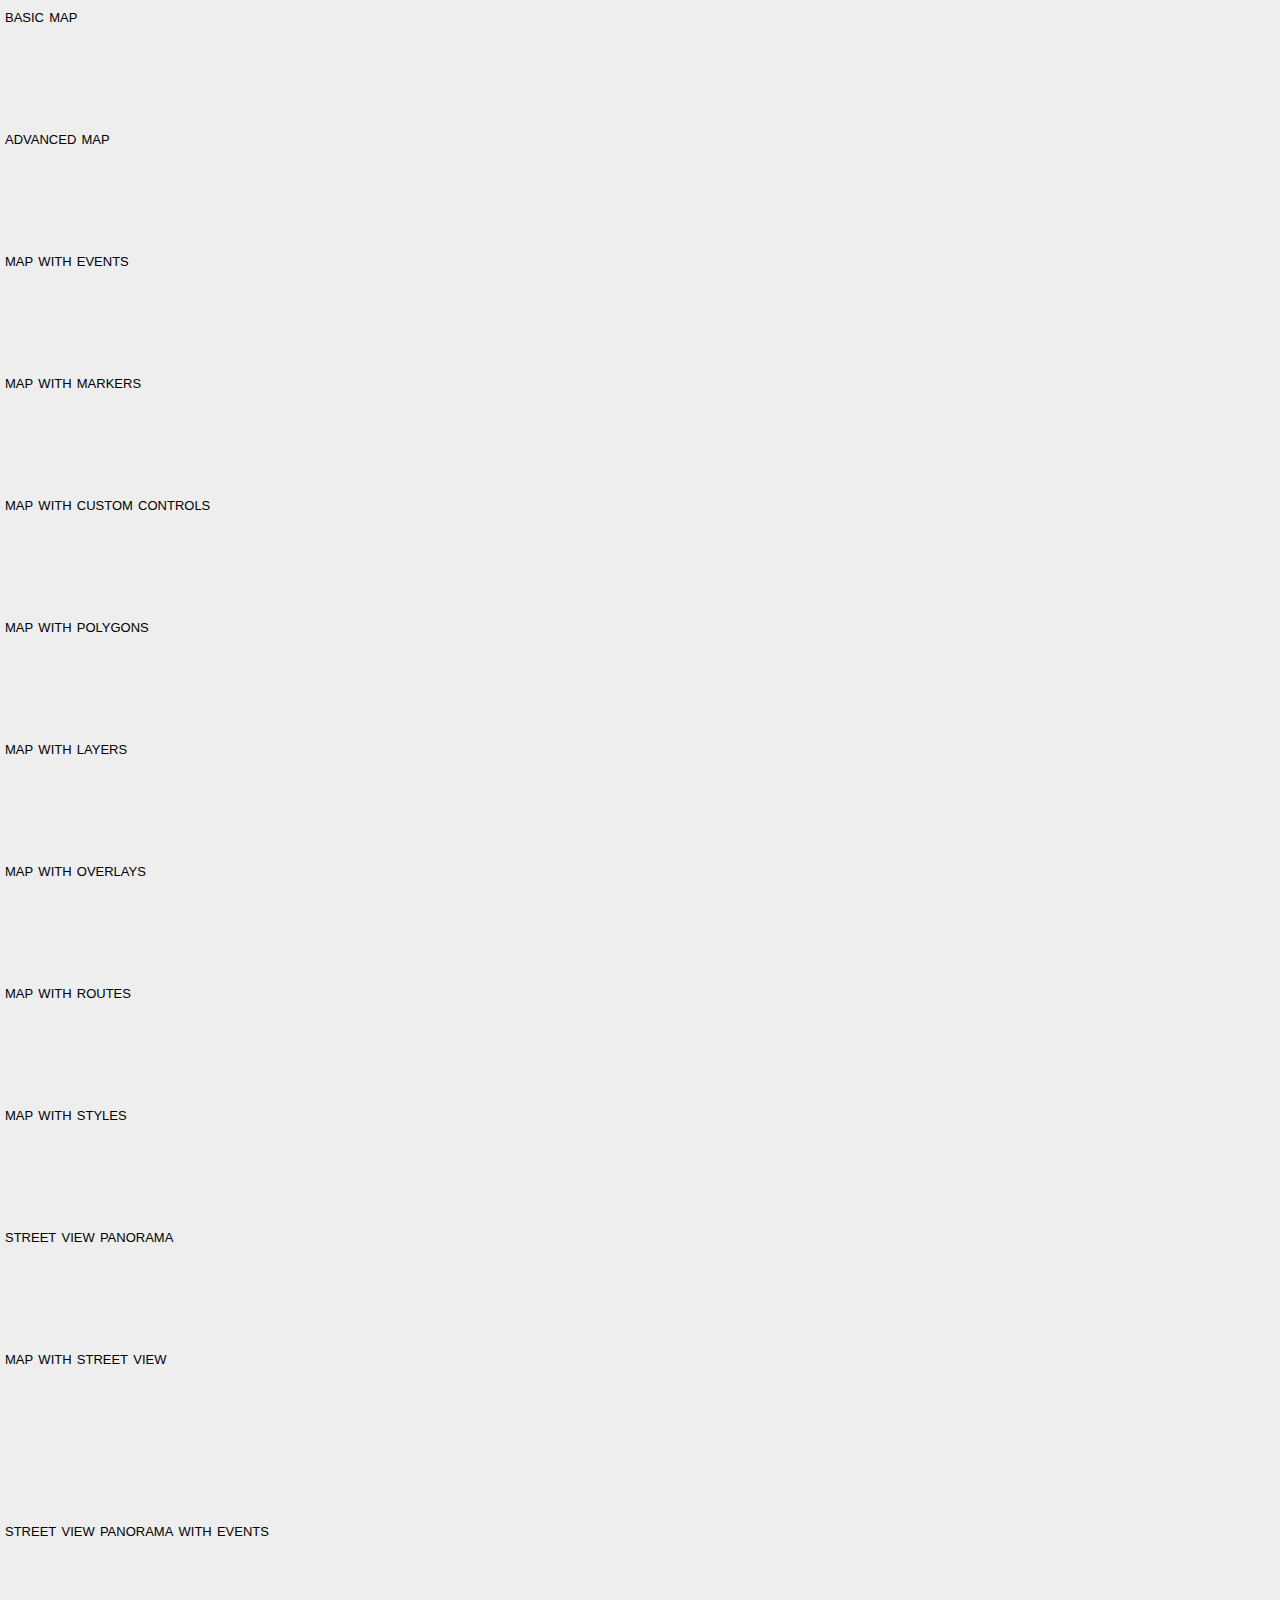
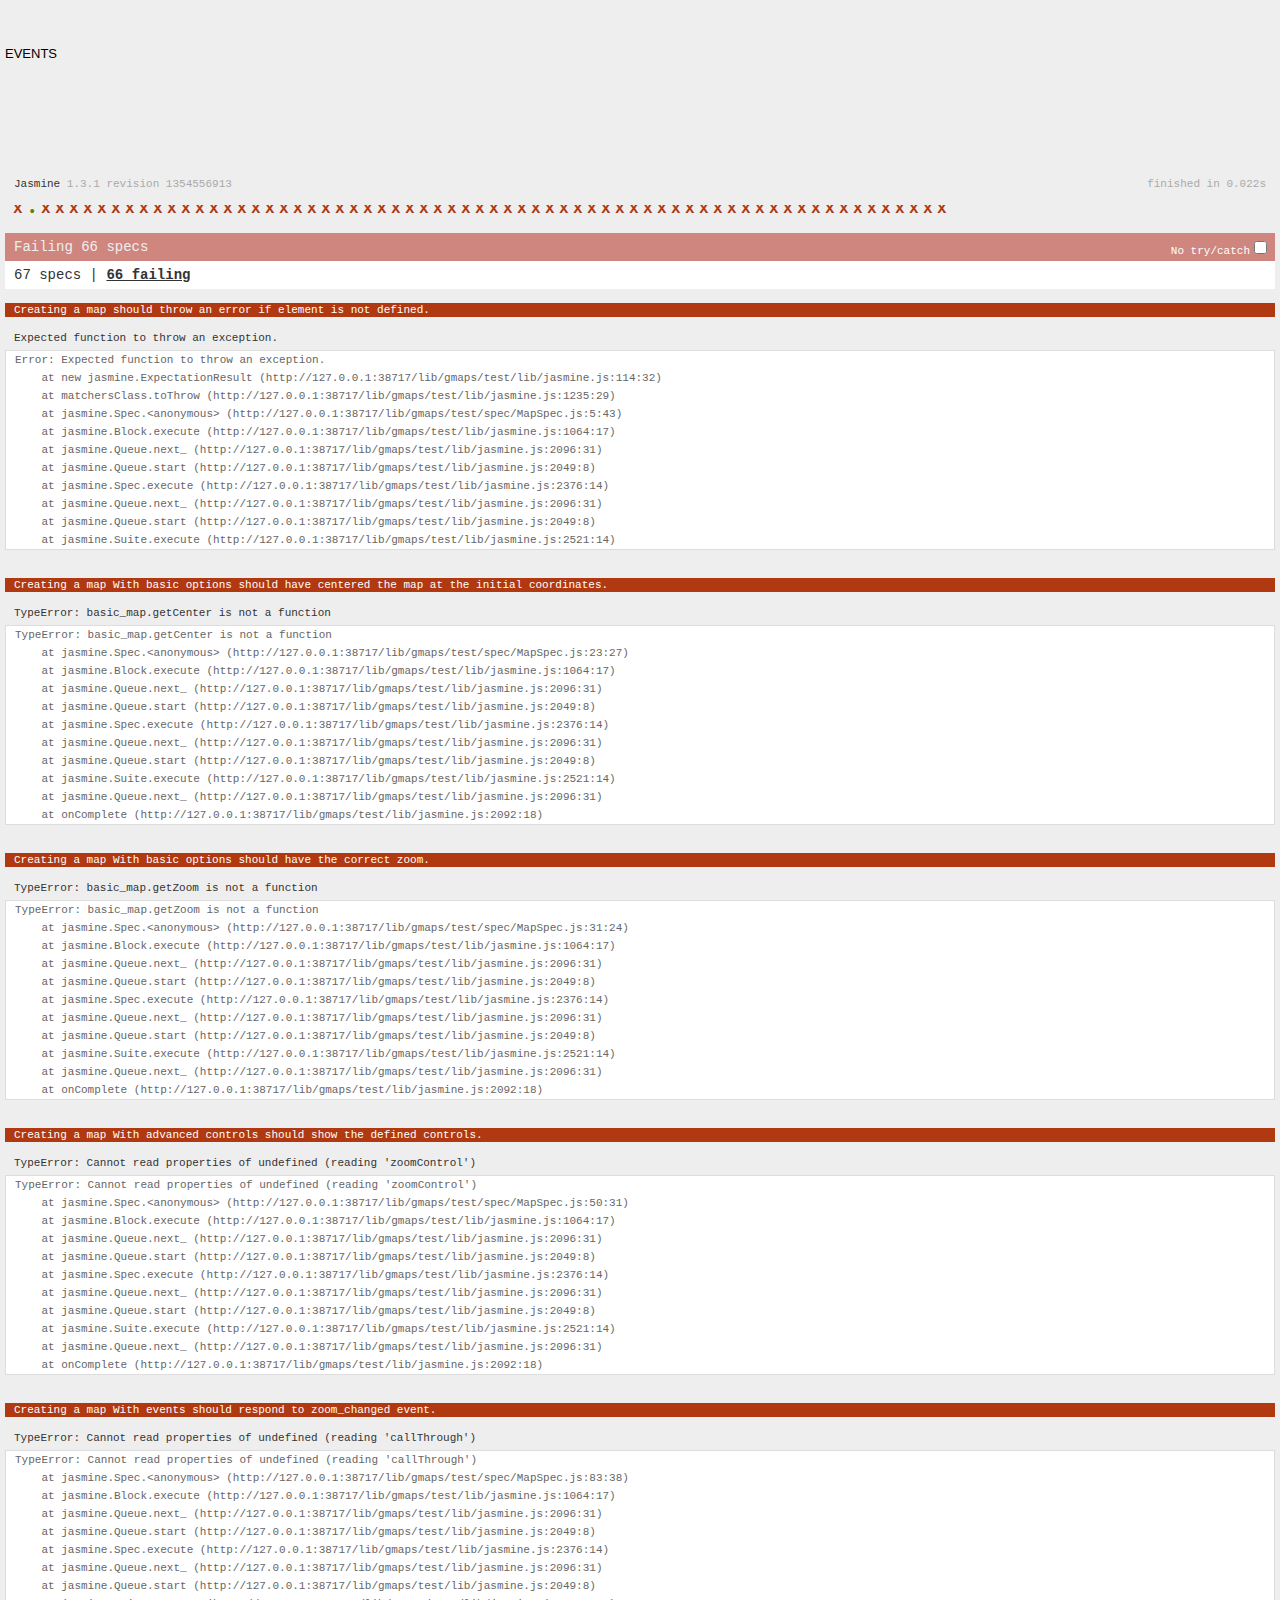
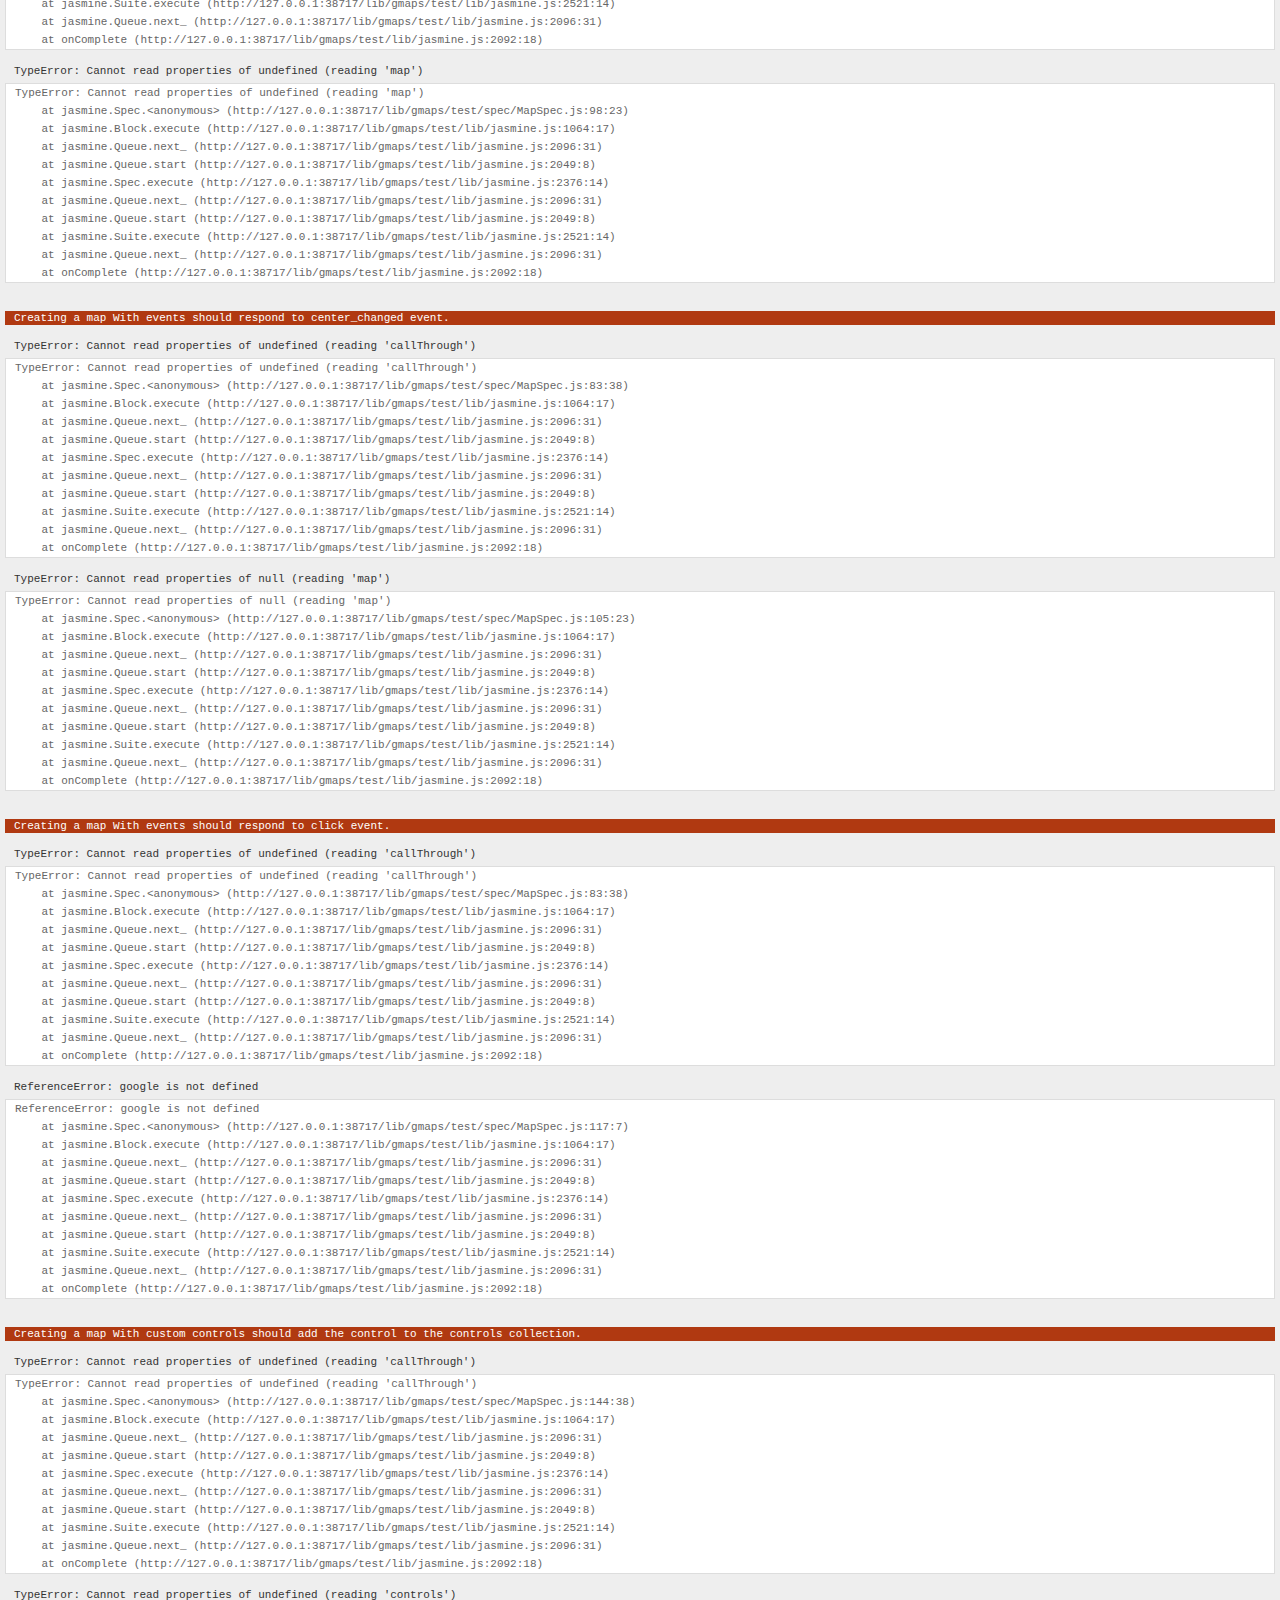
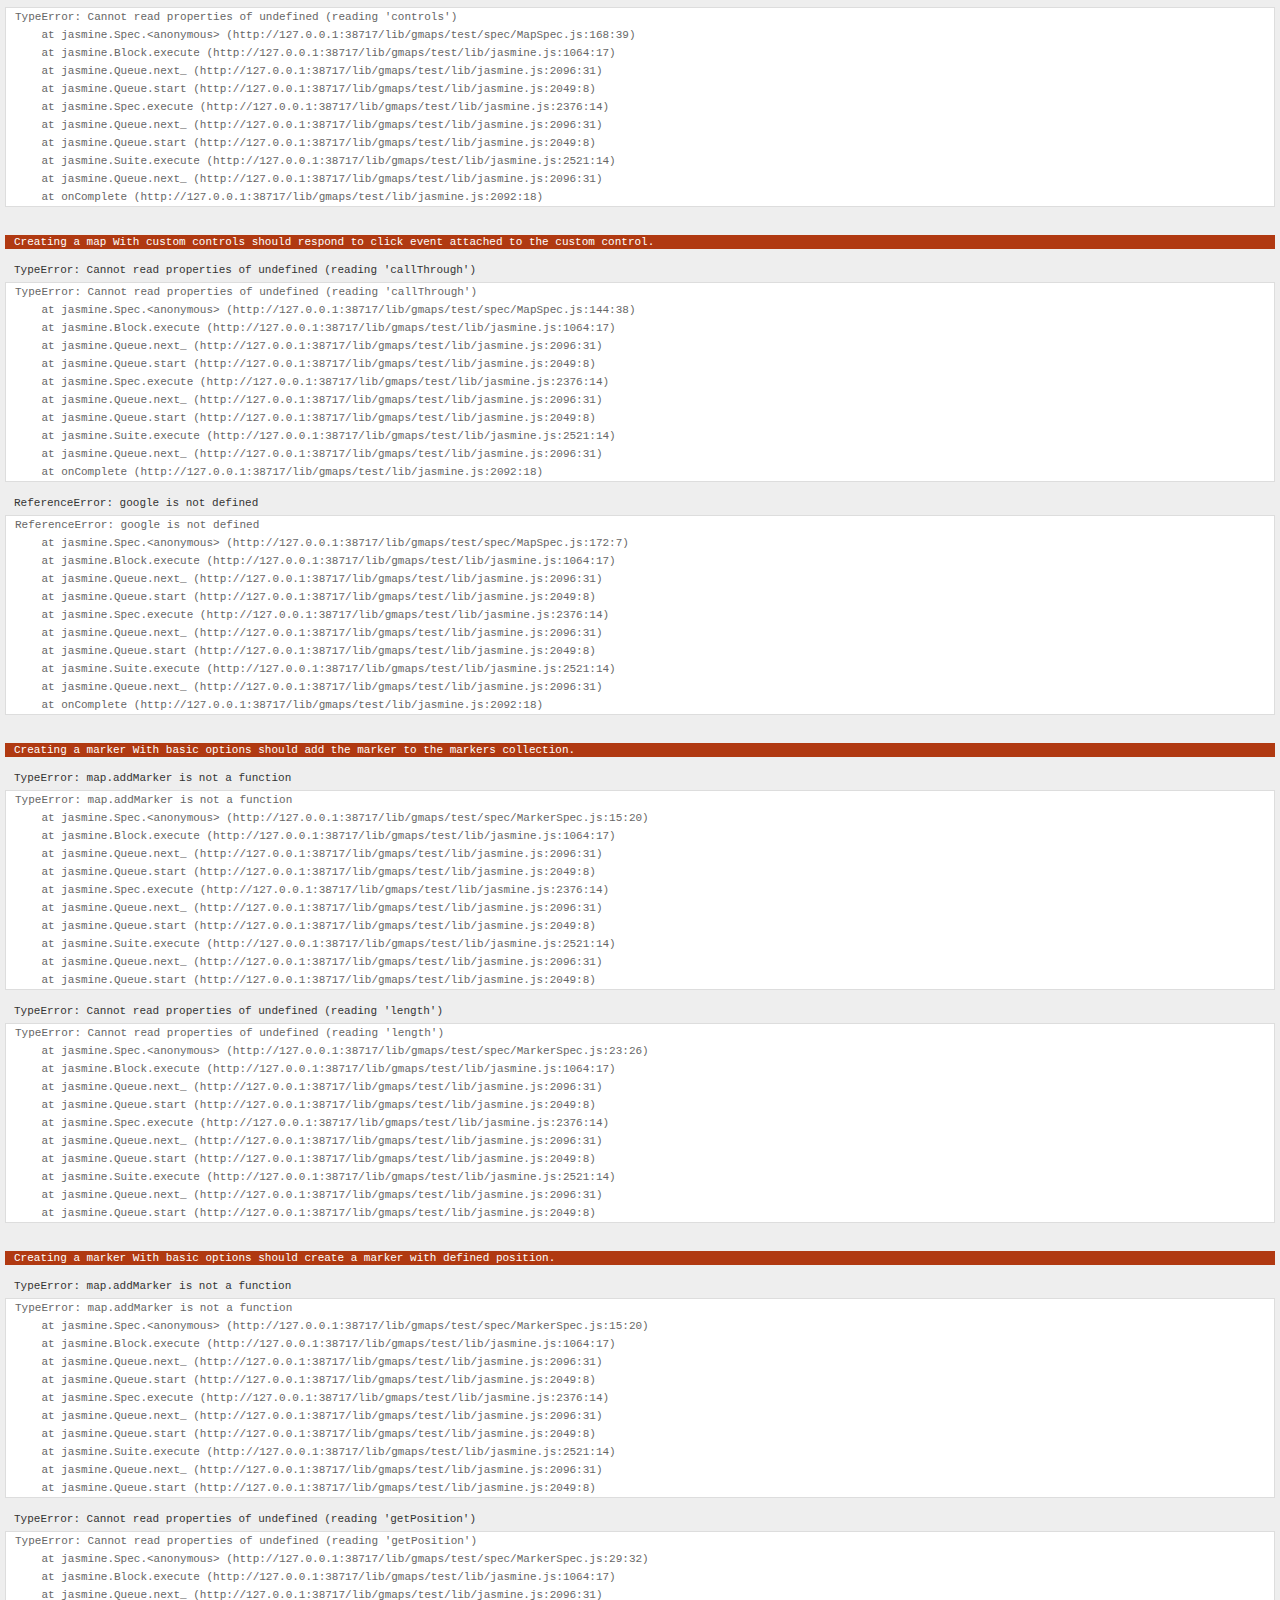
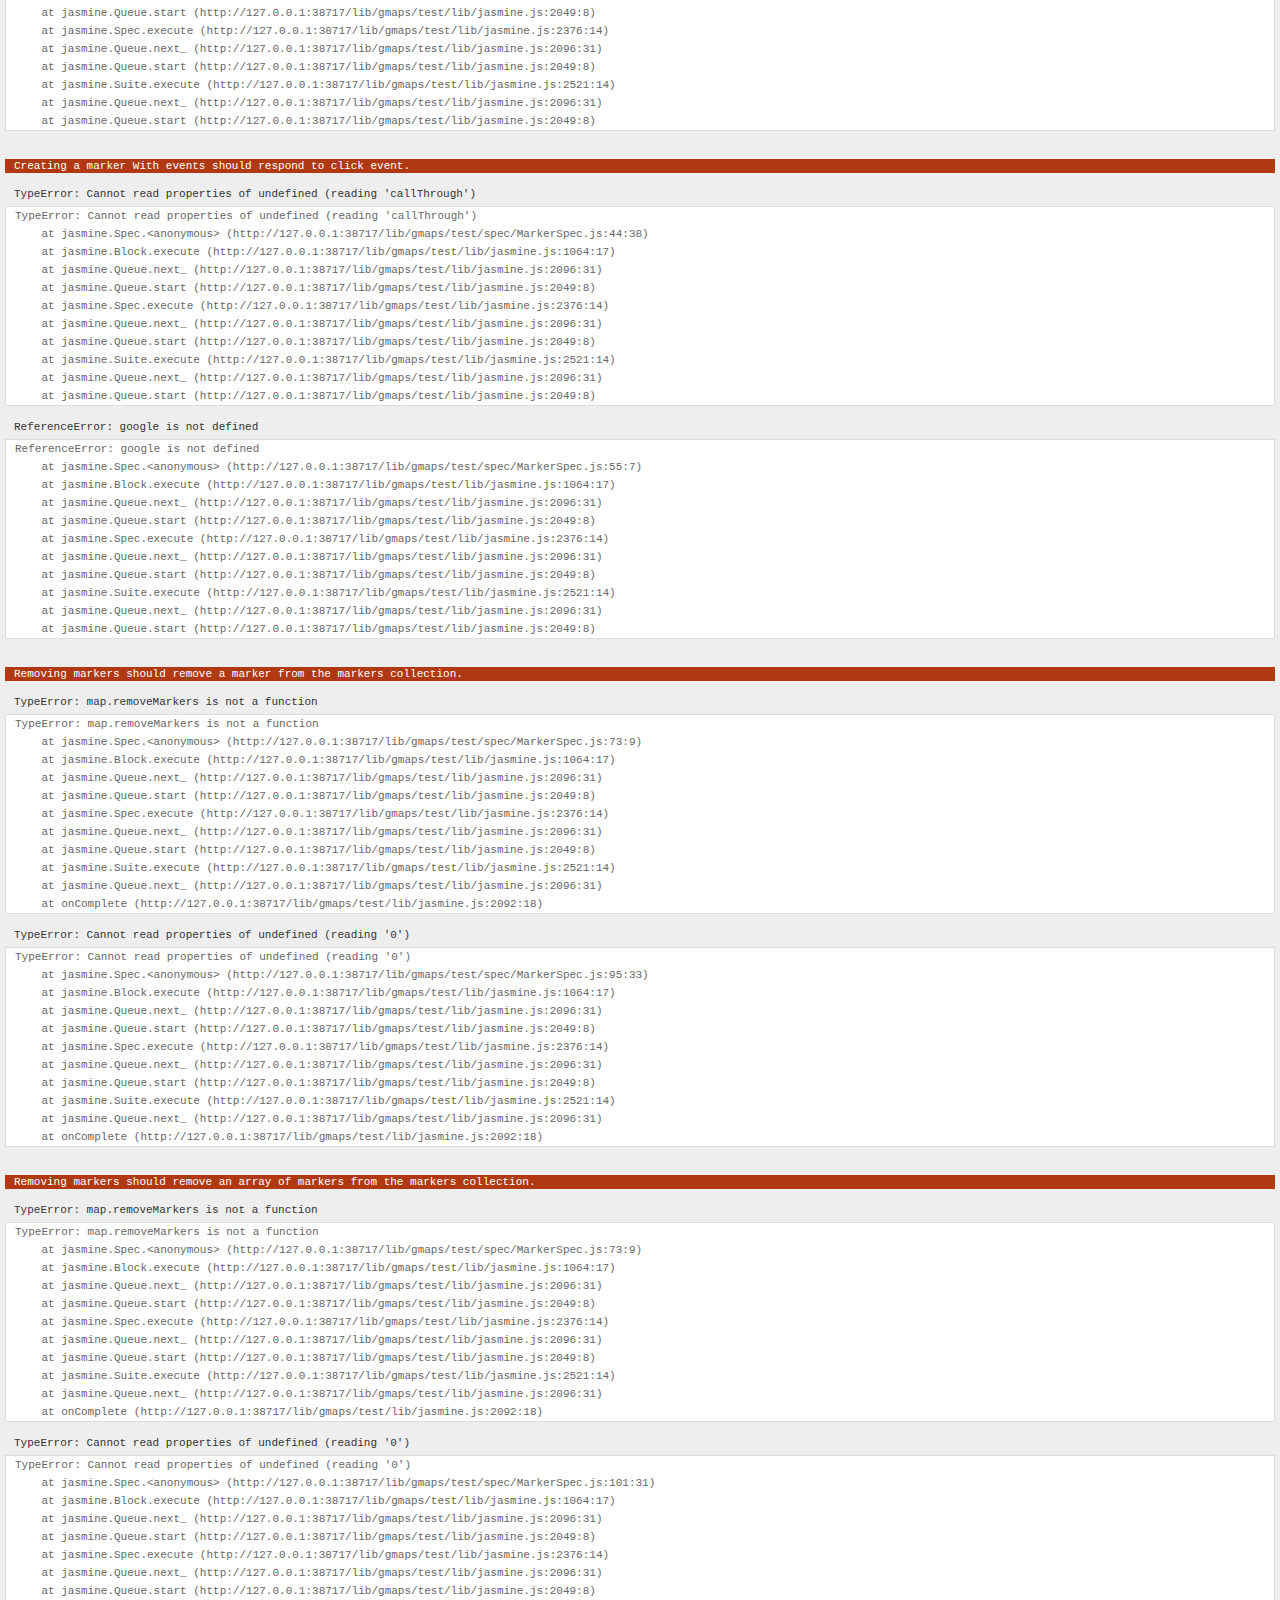
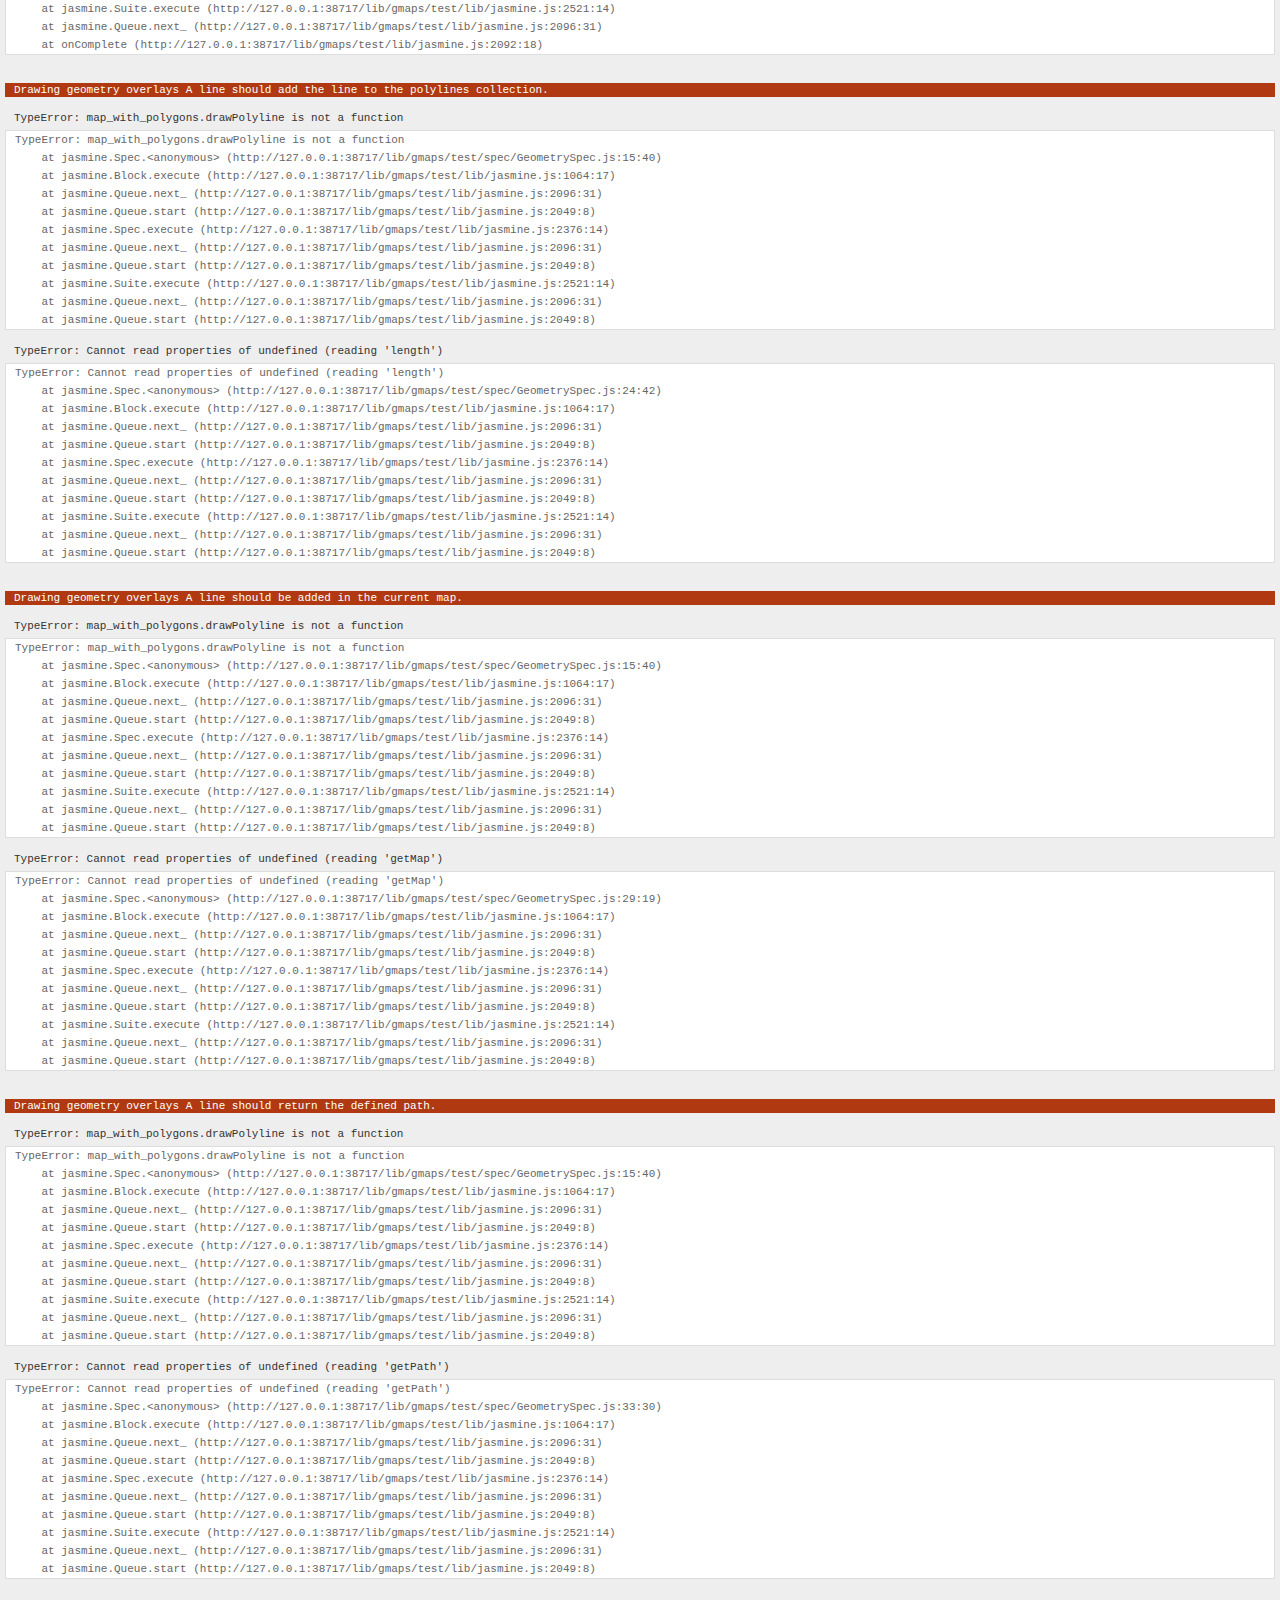
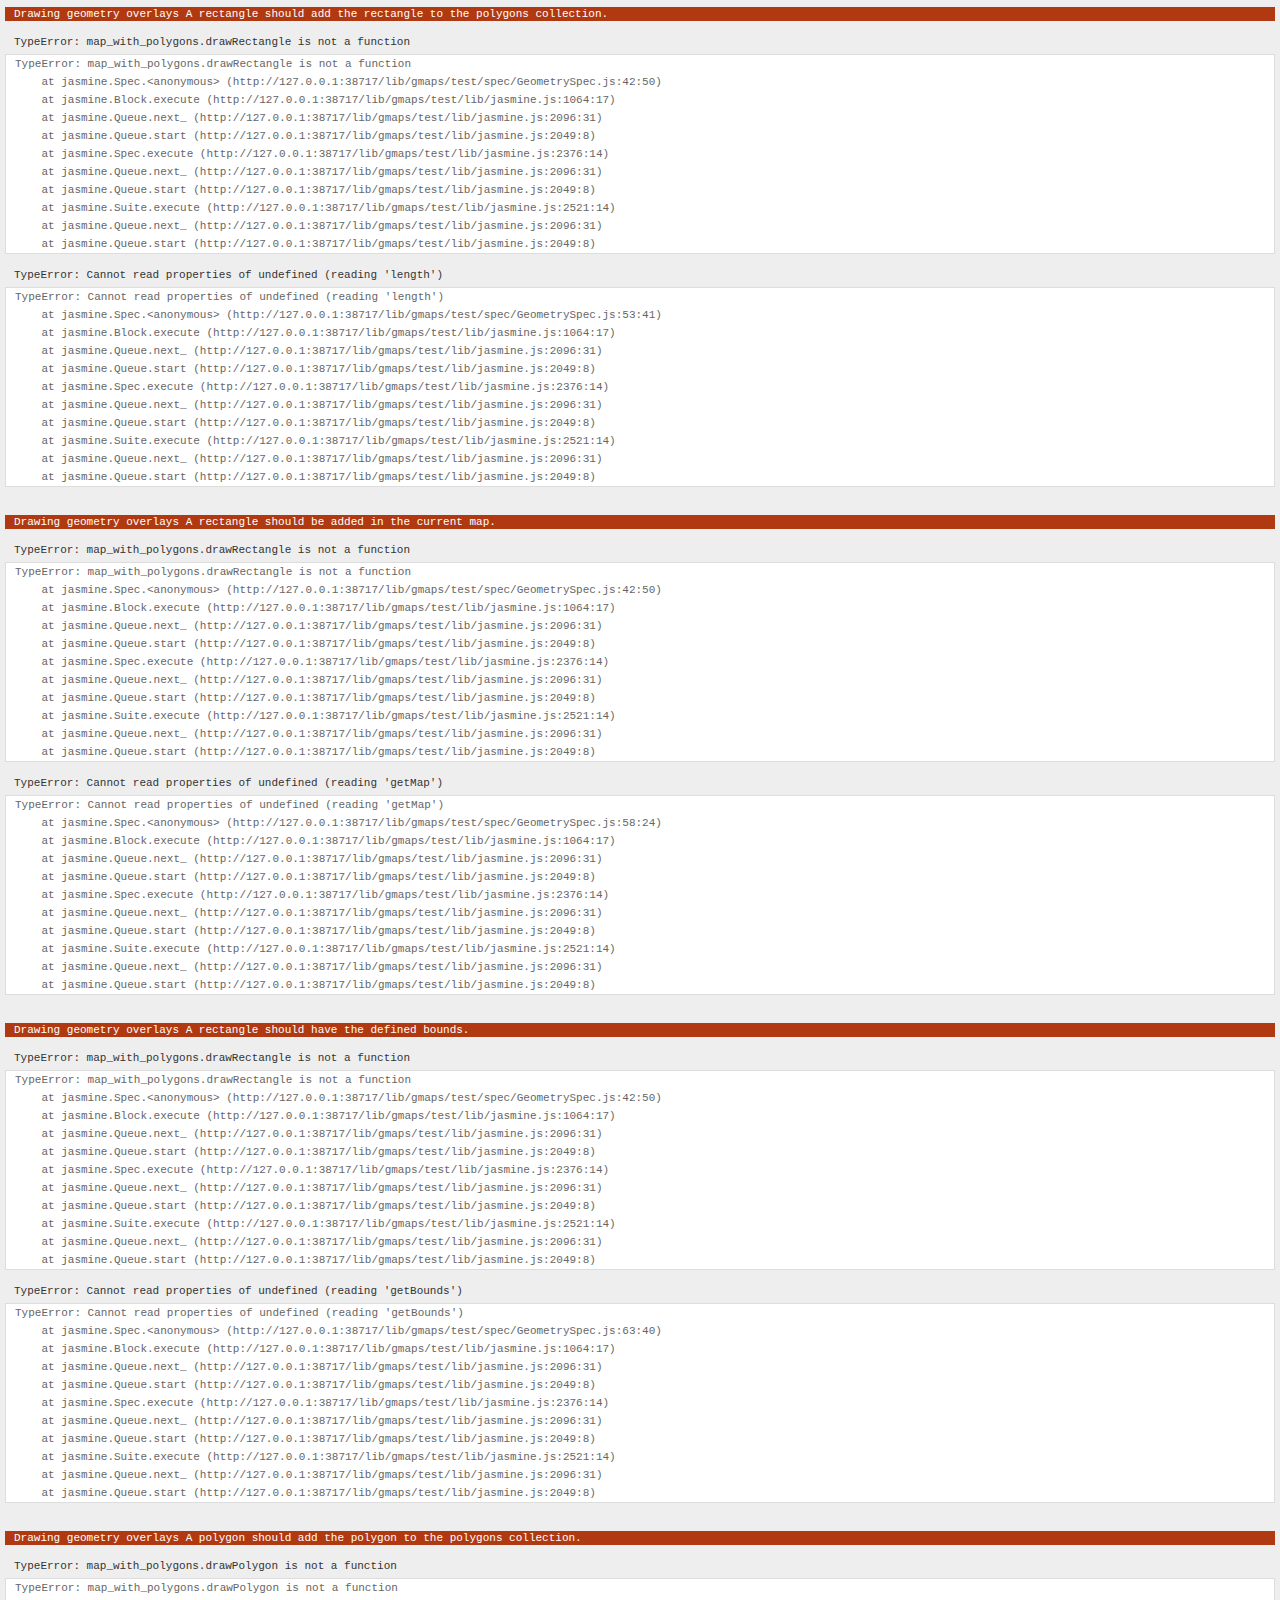
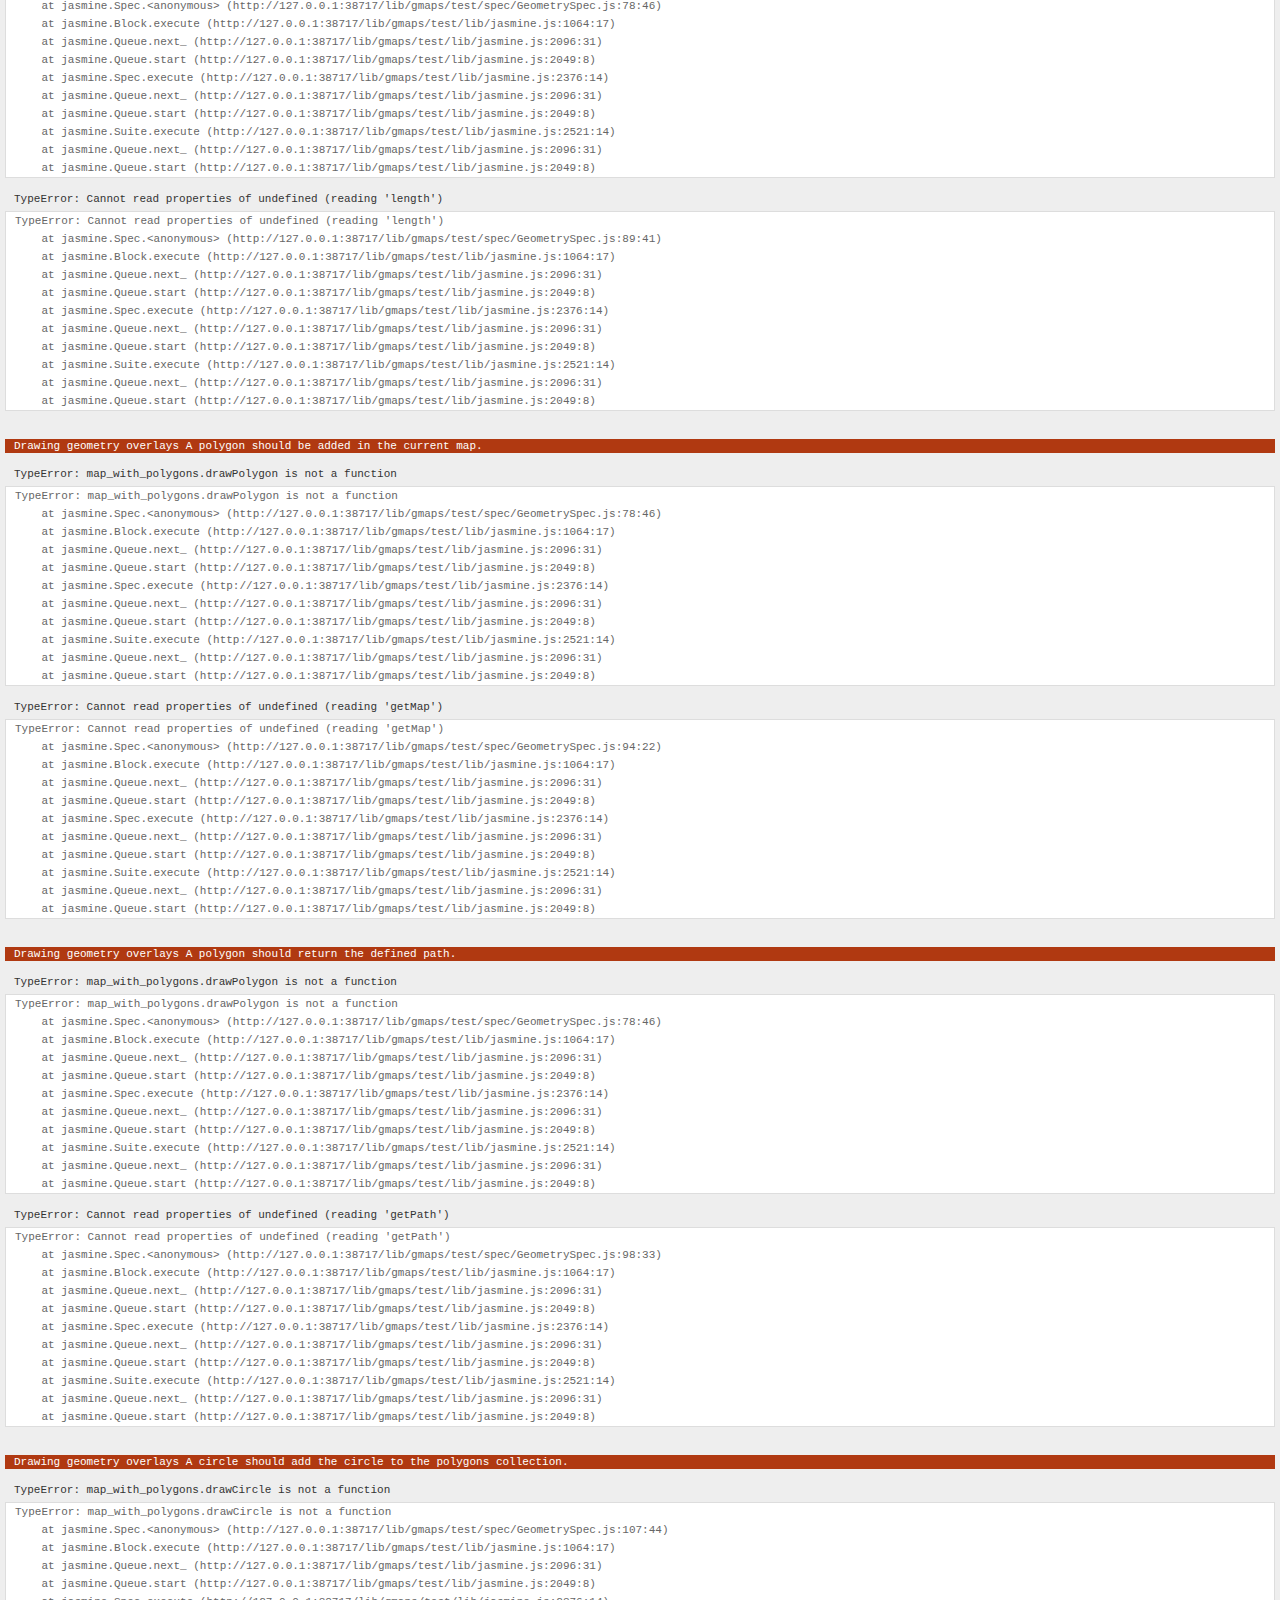
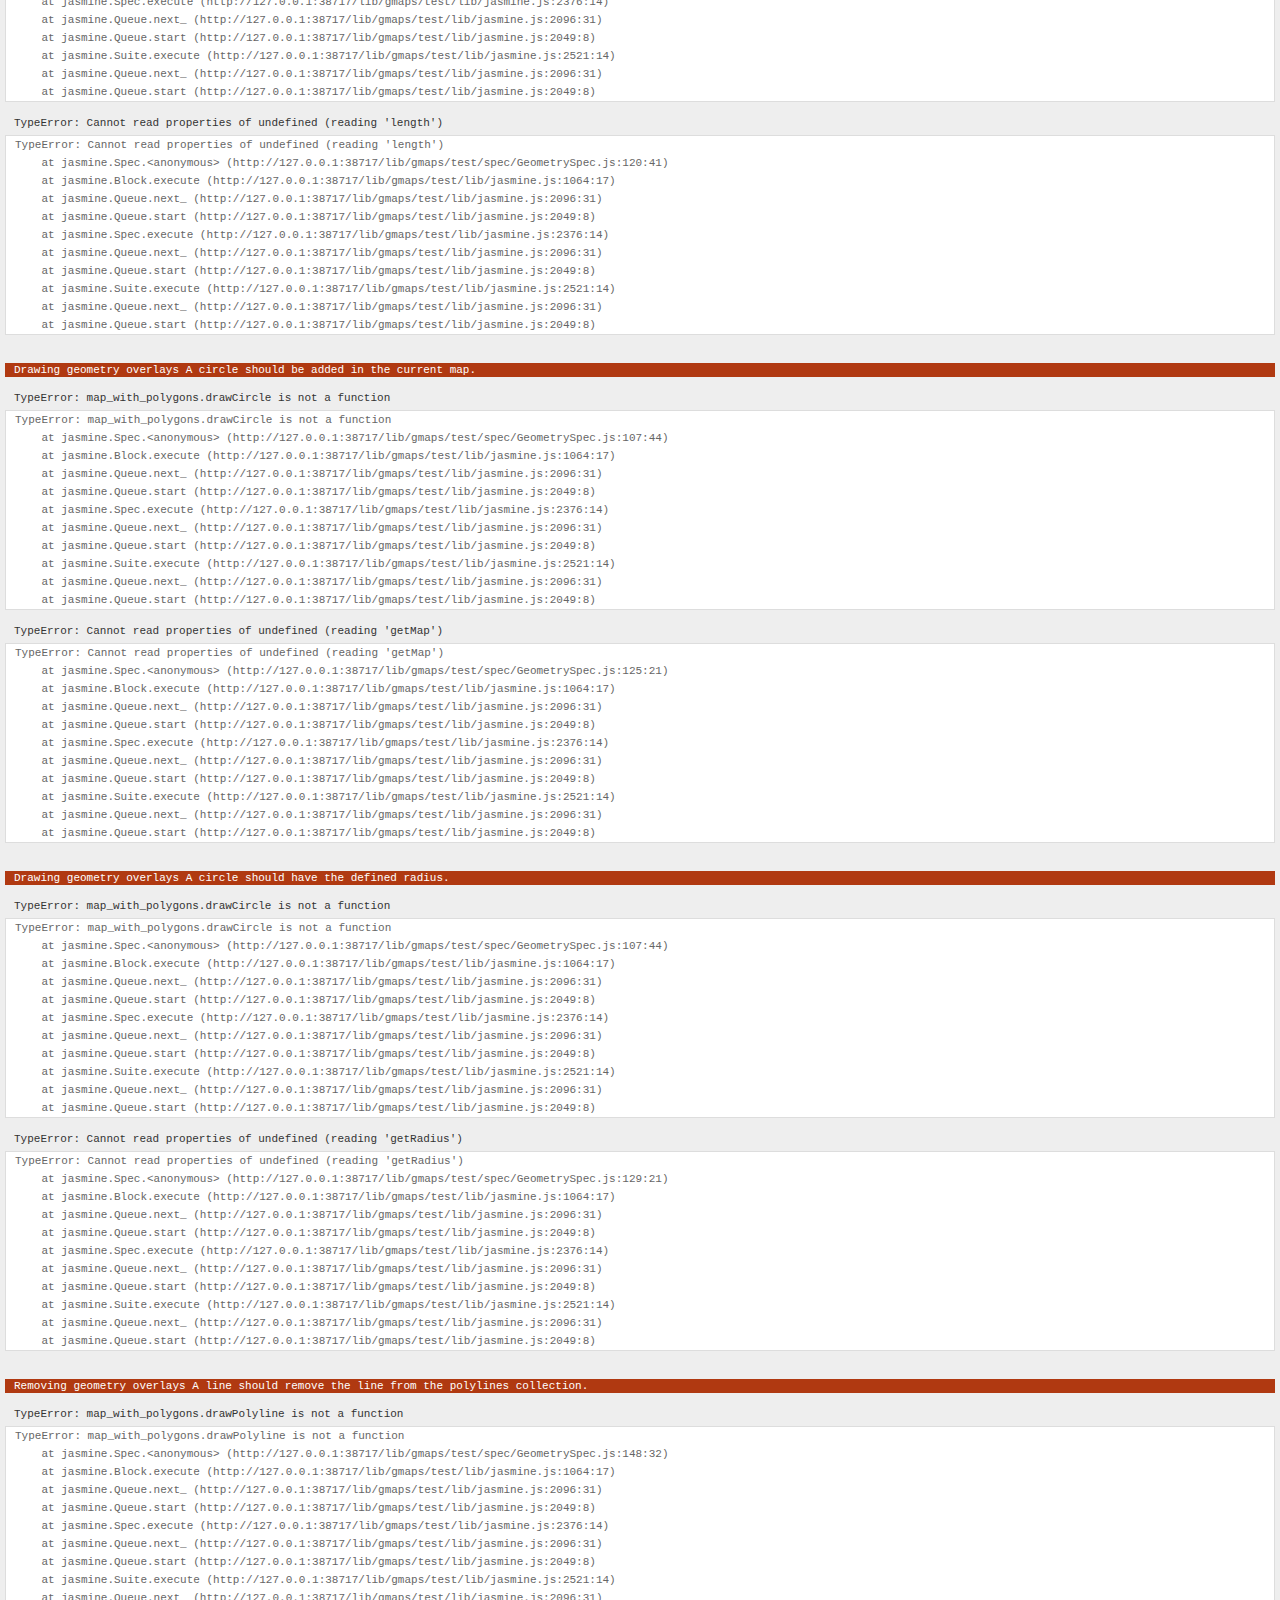
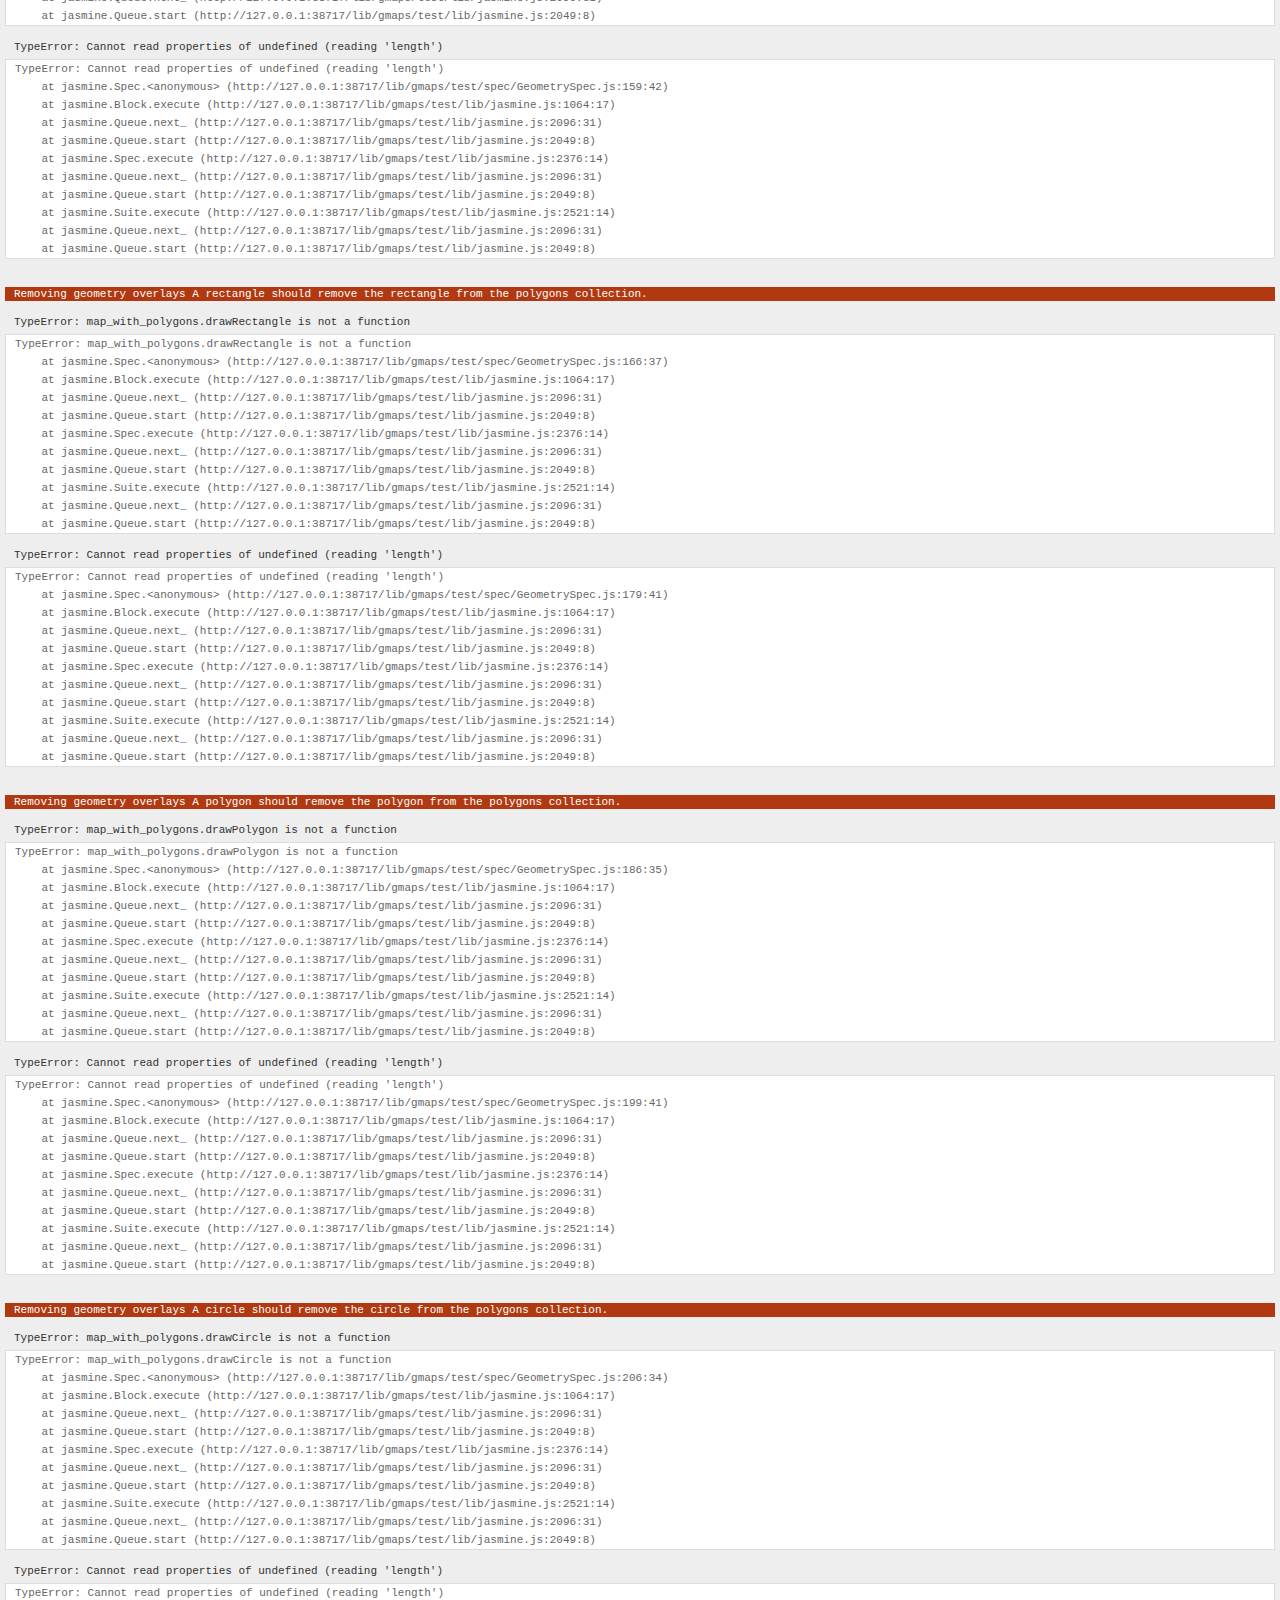
<file: lib/gmaps/test/index.html>
<!DOCTYPE html>
<html>
<head>
  <title>gmaps.js test</title>
  <link rel="stylesheet" type="text/css" href="lib/jasmine.css" />
  <link rel="stylesheet" href="style.css" />
  <script type="text/javascript" src="lib/jasmine.js"></script>
  <script type="text/javascript" src="lib/jasmine-html.js"></script>

  <script type="text/javascript" src="http://maps.google.com/maps/api/js?sensor=true"></script>
  <script type="text/javascript" src="../gmaps.js"></script>

  <script type="text/javascript" src="spec/MapSpec.js"></script>
  <script type="text/javascript" src="spec/MarkerSpec.js"></script>
  <script type="text/javascript" src="spec/GeometrySpec.js"></script>
  <script type="text/javascript" src="spec/LayerSpec.js"></script>
  <script type="text/javascript" src="spec/OverlaySpec.js"></script>
  <script type="text/javascript" src="spec/RouteSpec.js"></script>
  <script type="text/javascript" src="spec/StyleSpec.js"></script>
  <script type="text/javascript" src="spec/StreetViewSpec.js"></script>
  <script type="text/javascript" src="spec/EventSpec.js"></script>
  <script type="text/javascript" src="spec/ControlSpec.js"></script>

  <script type="text/javascript">
    (function() {
      var jasmineEnv = jasmine.getEnv();
      jasmineEnv.updateInterval = 1000;

      var htmlReporter = new jasmine.HtmlReporter();

      jasmineEnv.addReporter(htmlReporter);

      jasmineEnv.specFilter = function(spec) {
        return htmlReporter.specFilter(spec);
      };

      var currentWindowOnload = window.onload;

      window.onload = function() {
        if (currentWindowOnload) {
          currentWindowOnload();
        }

        execJasmine();
      };

      function execJasmine() {
        jasmineEnv.execute();
      }
    })();
  </script>
</head>
<body>
  <h3>Basic map</h3>
  <div class="map" id="basic-map"></div>
  <h3>Advanced map</h3>
  <div class="map" id="advanced-map"></div>
  <h3>Map with events</h3>
  <div class="map" id="map-with-events"></div>
  <h3>Map with markers</h3>
  <div class="map" id="map-with-markers"></div>
  <h3>Map with custom controls</h3>
  <div class="map" id="map-with-custom-controls"></div>
  <h3>Map with polygons</h3>
  <div class="map" id="map-with-polygons"></div>
  <h3>Map with layers</h3>
  <div class="map" id="map-with-layers"></div>
  <h3>Map with overlays</h3>
  <div class="map" id="map-with-overlays"></div>
  <h3>Map with routes</h3>
  <div class="map" id="map-with-routes"></div>
  <h3>Map with styles</h3>
  <div class="map" id="map-with-styles"></div>
  <h3>Street View Panorama</h3>
  <div class="panorama" id="streetview-standalone-panorama"></div>
  <h3>Map with Street View</h3>
  <div class="with-columns">
    <div class="map" id="map-with-streetview"></div>
    <div class="panorama" id="streetview-panorama"></div>
  </div>
  <h3>Street View Panorama with events</h3>
  <div class="panorama" id="streetview-with-events"></div>
  <h3>Events</h3>
  <div class="map" id="events"></div>
</body>
</html>
</file>
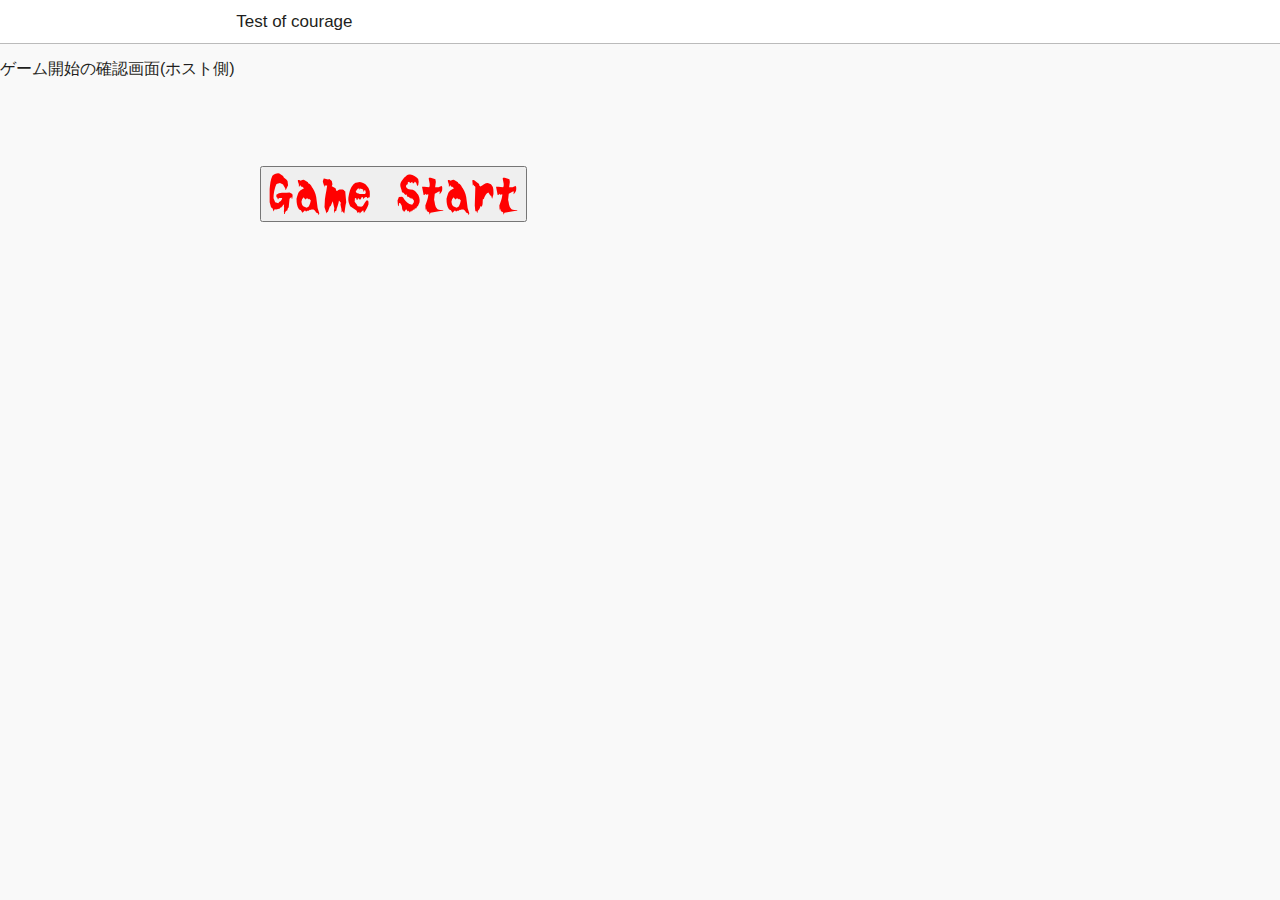
<file: html/after_map2.html>
<!DOCTYPE HTML>
<html>
  <head>
    <meta charset="utf-8">
    <meta name="viewport" content="width=device-width, initial-scale=1, maximum-scale=1, user-scalable=no">
    <meta http-equiv="Content-Security-Policy" content="default-src * data: gap: https://ssl.gstatic.com; style-src * 'unsafe-inline'; script-src * 'unsafe-inline' 'unsafe-eval'">
    <script src="../components/loader.js"></script>
    <script src="../lib/angular/angular.min.js"></script>
    <script src="../lib/onsenui/js/onsenui.min.js"></script>
    <script src="../lib/onsenui/js/angular-onsenui.min.js"></script>

    <link rel="stylesheet" href="../components/loader.css">
    <link rel="stylesheet" href="../lib/onsenui/css/onsenui.css">
    <link rel="stylesheet" href="../lib/onsenui/css/onsen-css-components.css">
    <link rel="stylesheet" href="../css/style.css">

    <script>
      ons.bootstrap()
      .controller('AppController', function() {
      this.pushes = 0;
      this.pops = 0;
      });
      ons.ready(function() {
      console.log("Onsen UI is ready!");
      });
    </script>

    <!-- Onsen UI から HTML へのページ遷移 -->
    <script type="text/javascript" src="../js/map3.js"></script>

  </head>
  <body>
    <ons-navigator
      var="navi"
      page="standby.html"
    </ons-navigator>

    <audio autoplay loop>
      <source src="../audio/bgm_1.mp3" type="audio/mp3">
    </audio>

    <!-- アイテムの生成と配置 -->
    <ons-template id="standby.html">
      <ons-page>
        <ons-toolbar>
          <div class="left">
            <ons-back-button>Back</ons-back-button>
          </div>
          <div class="center">Test of courage</div>
        </ons-toolbar>
        <p>
          ゲーム開始の確認画面(ホスト側)
        </p>
        <section style="padding: 10px">

          <input class="next-button next-button-next" type="button" value="Game Start" onclick="gotoMap()">

        </section>
      </ons-page>
    </ons-template>

  </body>
</html>
</file>
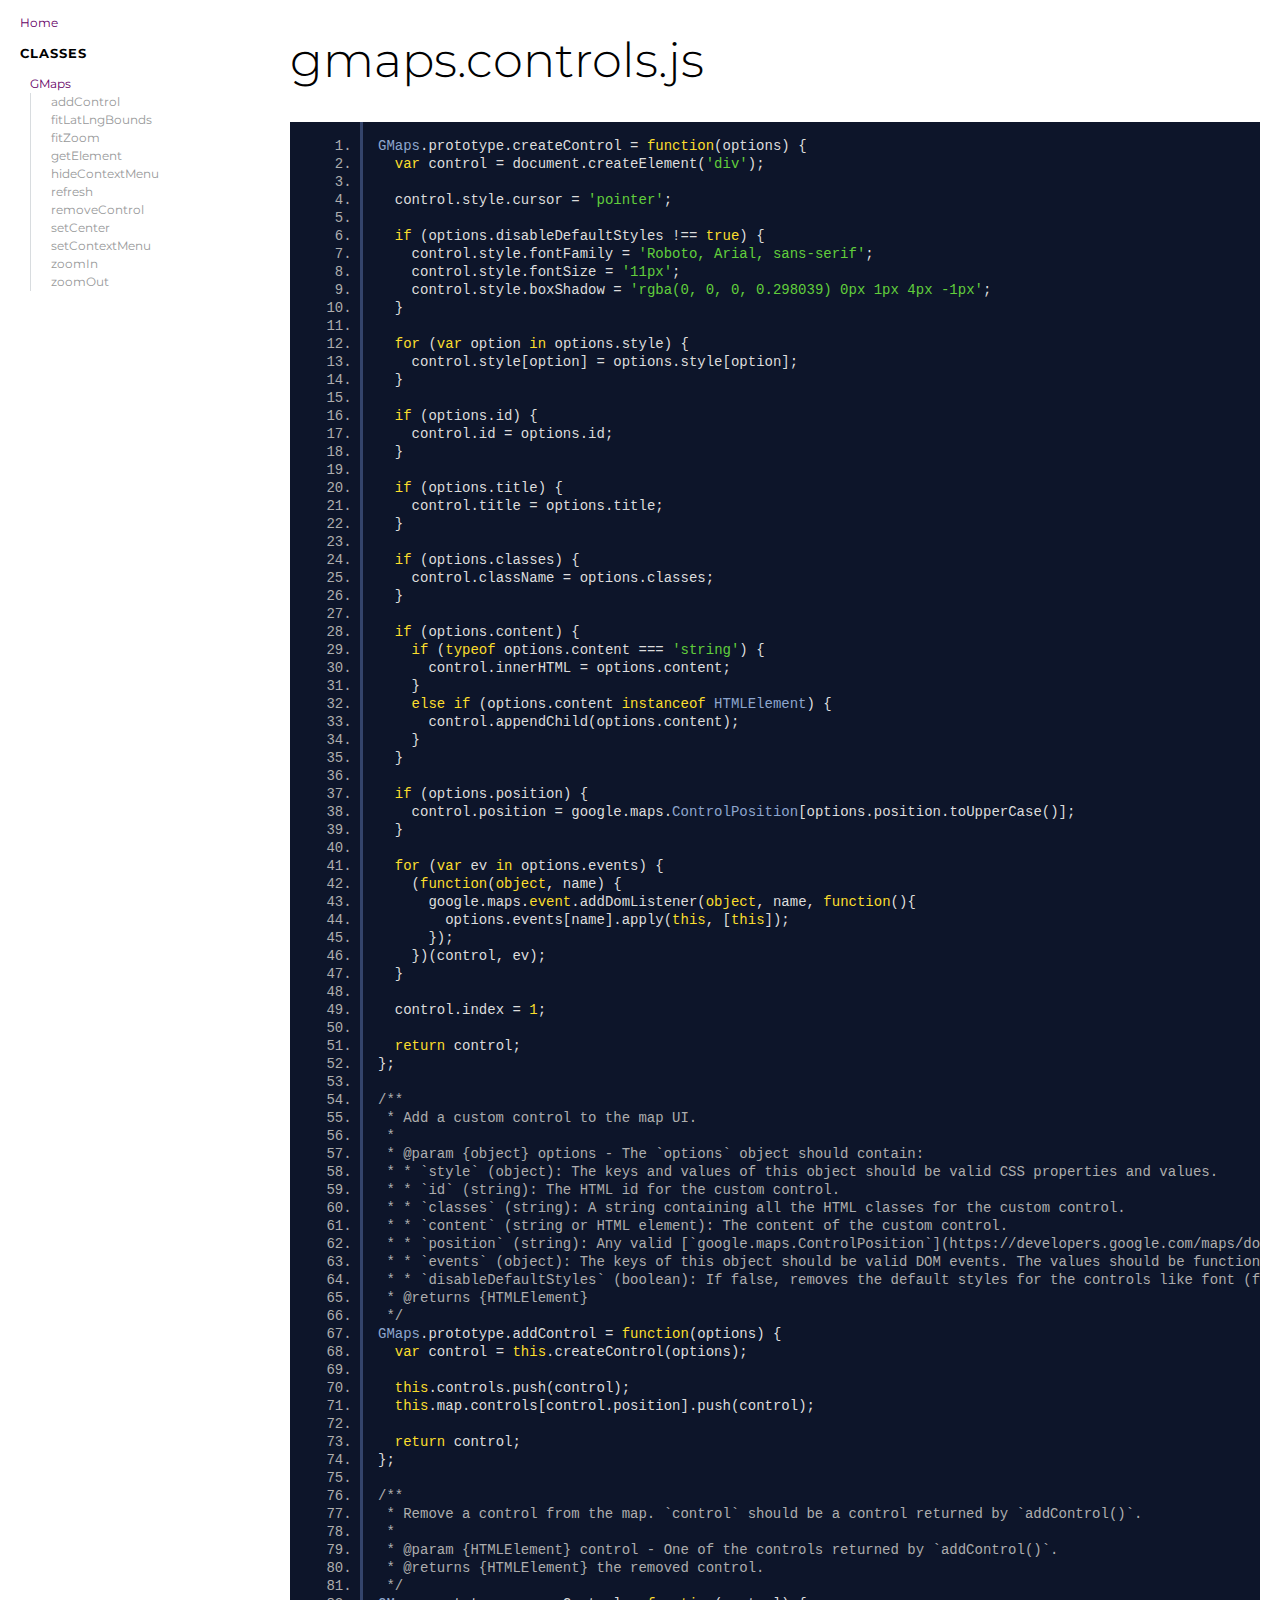
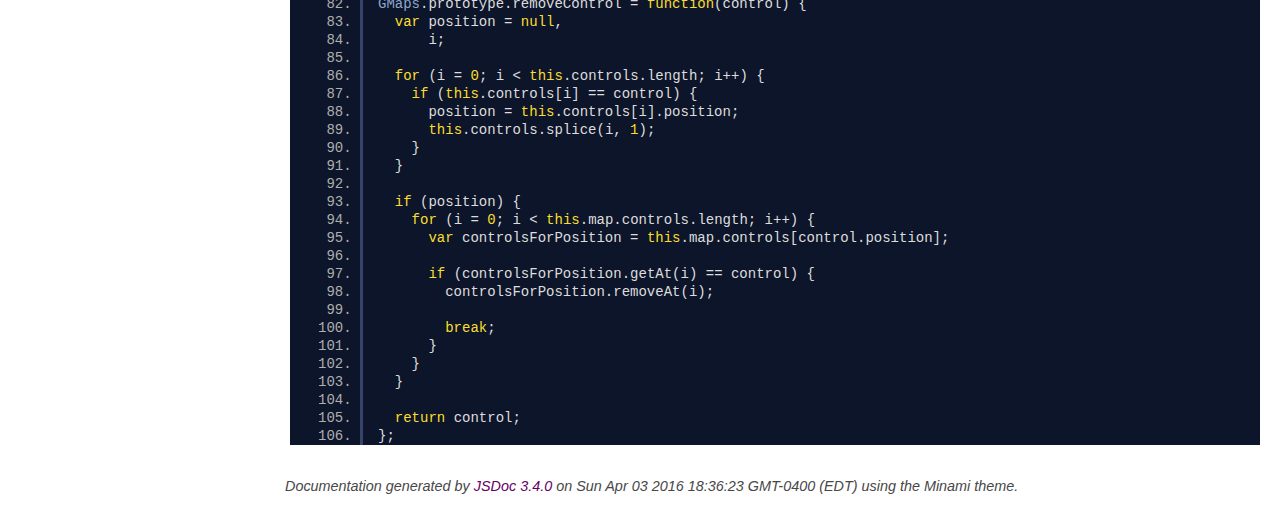
<file: lib/gmaps/docs/gmaps.controls.js.html>
<!DOCTYPE html>
<html lang="en">
<head>
    <meta charset="utf-8">
    <title>gmaps.controls.js - Documentation</title>

    <script src="scripts/prettify/prettify.js"></script>
    <script src="scripts/prettify/lang-css.js"></script>
    <!--[if lt IE 9]>
      <script src="//html5shiv.googlecode.com/svn/trunk/html5.js"></script>
    <![endif]-->
    <link type="text/css" rel="stylesheet" href="https://code.ionicframework.com/ionicons/2.0.1/css/ionicons.min.css">
    <link type="text/css" rel="stylesheet" href="styles/prettify.css">
    <link type="text/css" rel="stylesheet" href="styles/jsdoc.css">
</head>
<body>

<input type="checkbox" id="nav-trigger" class="nav-trigger" />
<label for="nav-trigger" class="navicon-button x">
  <div class="navicon"></div>
</label>

<label for="nav-trigger" class="overlay"></label>

<nav>
    <h2><a href="index.html">Home</a></h2><h3>Classes</h3><ul><li><a href="GMaps.html">GMaps</a><ul class='methods'><li data-type='method'><a href="GMaps.html#addControl">addControl</a></li><li data-type='method'><a href="GMaps.html#fitLatLngBounds">fitLatLngBounds</a></li><li data-type='method'><a href="GMaps.html#fitZoom">fitZoom</a></li><li data-type='method'><a href="GMaps.html#getElement">getElement</a></li><li data-type='method'><a href="GMaps.html#hideContextMenu">hideContextMenu</a></li><li data-type='method'><a href="GMaps.html#refresh">refresh</a></li><li data-type='method'><a href="GMaps.html#removeControl">removeControl</a></li><li data-type='method'><a href="GMaps.html#setCenter">setCenter</a></li><li data-type='method'><a href="GMaps.html#setContextMenu">setContextMenu</a></li><li data-type='method'><a href="GMaps.html#zoomIn">zoomIn</a></li><li data-type='method'><a href="GMaps.html#zoomOut">zoomOut</a></li></ul></li></ul>
</nav>

<div id="main">
    
    <h1 class="page-title">gmaps.controls.js</h1>
    

    



    
    <section>
        <article>
            <pre class="prettyprint source linenums"><code>GMaps.prototype.createControl = function(options) {
  var control = document.createElement('div');

  control.style.cursor = 'pointer';

  if (options.disableDefaultStyles !== true) {
    control.style.fontFamily = 'Roboto, Arial, sans-serif';
    control.style.fontSize = '11px';
    control.style.boxShadow = 'rgba(0, 0, 0, 0.298039) 0px 1px 4px -1px';
  }

  for (var option in options.style) {
    control.style[option] = options.style[option];
  }

  if (options.id) {
    control.id = options.id;
  }

  if (options.title) {
    control.title = options.title;
  }

  if (options.classes) {
    control.className = options.classes;
  }

  if (options.content) {
    if (typeof options.content === 'string') {
      control.innerHTML = options.content;
    }
    else if (options.content instanceof HTMLElement) {
      control.appendChild(options.content);
    }
  }

  if (options.position) {
    control.position = google.maps.ControlPosition[options.position.toUpperCase()];
  }

  for (var ev in options.events) {
    (function(object, name) {
      google.maps.event.addDomListener(object, name, function(){
        options.events[name].apply(this, [this]);
      });
    })(control, ev);
  }

  control.index = 1;

  return control;
};

/**
 * Add a custom control to the map UI.
 *
 * @param {object} options - The `options` object should contain:
 * * `style` (object): The keys and values of this object should be valid CSS properties and values.
 * * `id` (string): The HTML id for the custom control.
 * * `classes` (string): A string containing all the HTML classes for the custom control.
 * * `content` (string or HTML element): The content of the custom control.
 * * `position` (string): Any valid [`google.maps.ControlPosition`](https://developers.google.com/maps/documentation/javascript/controls#ControlPositioning) value, in lower or upper case.
 * * `events` (object): The keys of this object should be valid DOM events. The values should be functions.
 * * `disableDefaultStyles` (boolean): If false, removes the default styles for the controls like font (family and size), and box shadow.
 * @returns {HTMLElement}
 */
GMaps.prototype.addControl = function(options) {
  var control = this.createControl(options);

  this.controls.push(control);
  this.map.controls[control.position].push(control);

  return control;
};

/**
 * Remove a control from the map. `control` should be a control returned by `addControl()`.
 *
 * @param {HTMLElement} control - One of the controls returned by `addControl()`.
 * @returns {HTMLElement} the removed control.
 */
GMaps.prototype.removeControl = function(control) {
  var position = null,
      i;

  for (i = 0; i &lt; this.controls.length; i++) {
    if (this.controls[i] == control) {
      position = this.controls[i].position;
      this.controls.splice(i, 1);
    }
  }

  if (position) {
    for (i = 0; i &lt; this.map.controls.length; i++) {
      var controlsForPosition = this.map.controls[control.position];

      if (controlsForPosition.getAt(i) == control) {
        controlsForPosition.removeAt(i);

        break;
      }
    }
  }

  return control;
};
</code></pre>
        </article>
    </section>




</div>

<br class="clear">

<footer>
    Documentation generated by <a href="https://github.com/jsdoc3/jsdoc">JSDoc 3.4.0</a> on Sun Apr 03 2016 18:36:23 GMT-0400 (EDT) using the Minami theme.
</footer>

<script>prettyPrint();</script>
<script src="scripts/linenumber.js"></script>
</body>
</html>
</file>
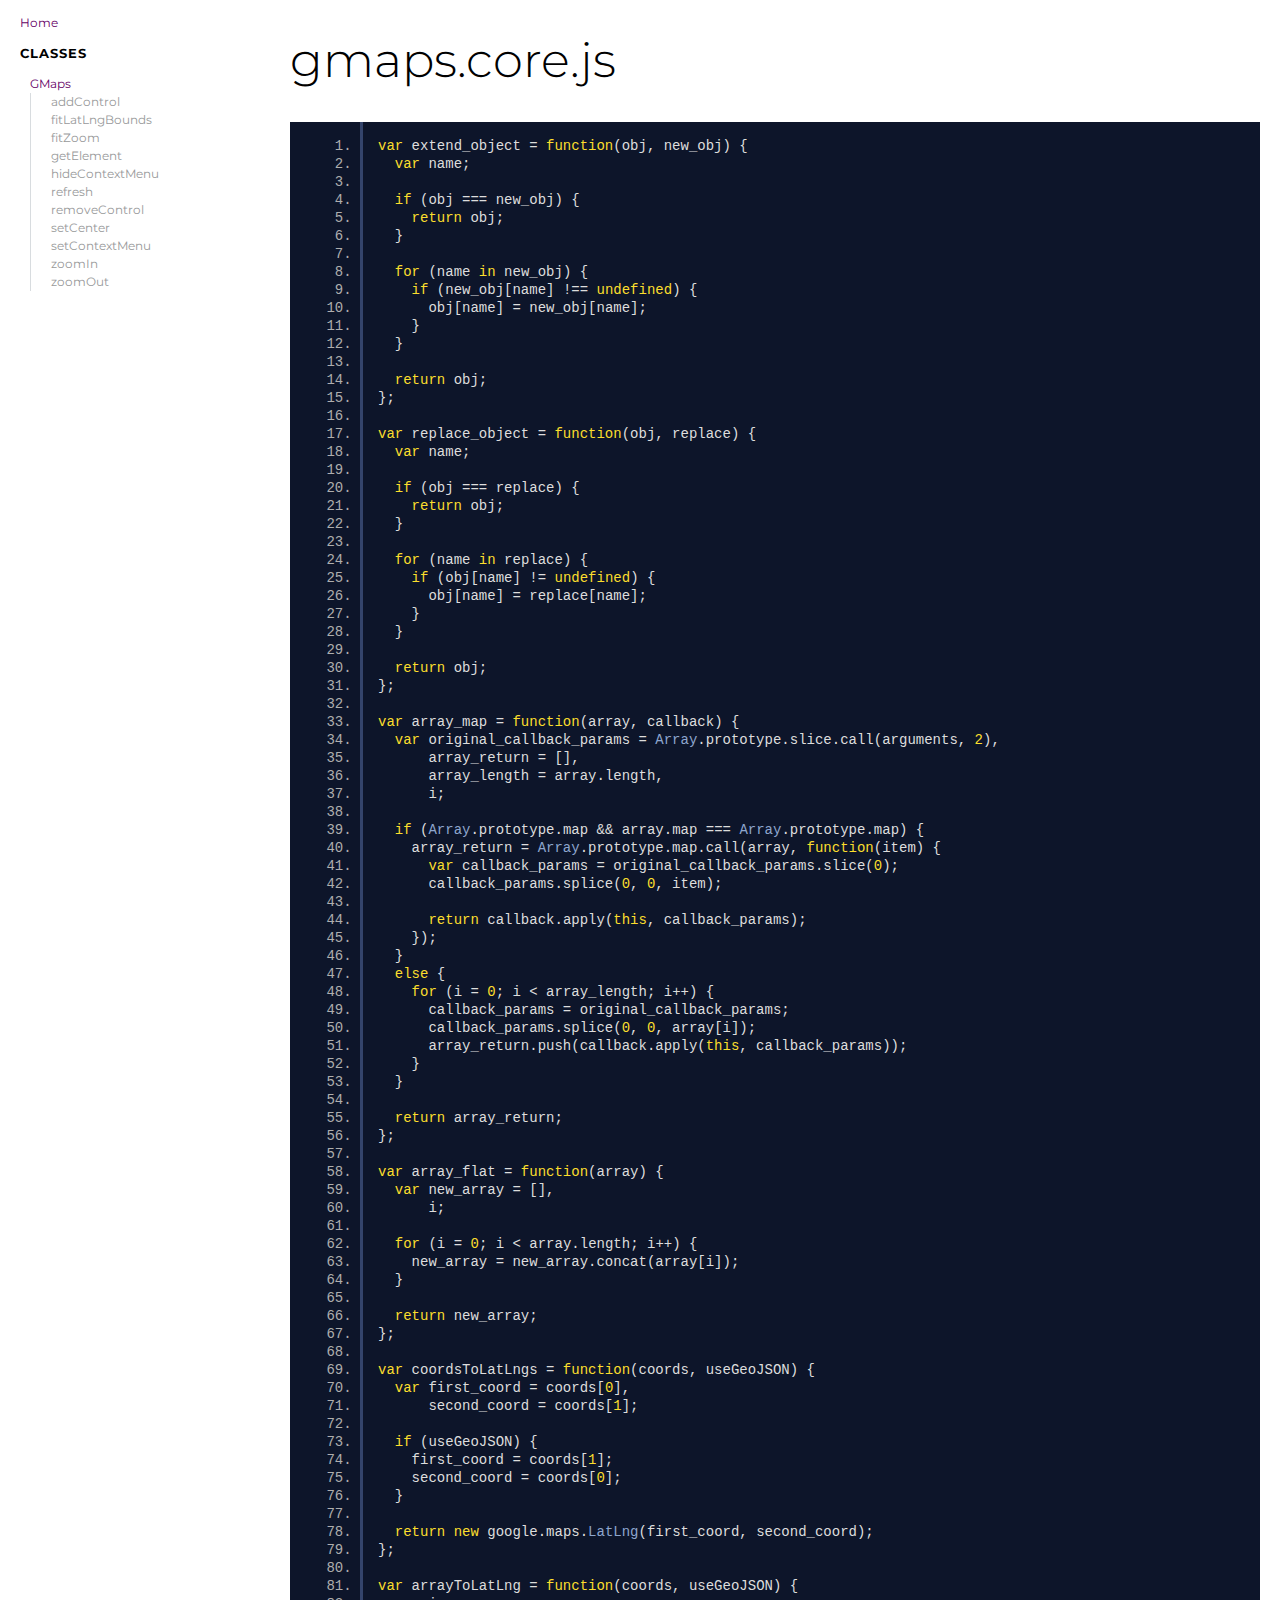
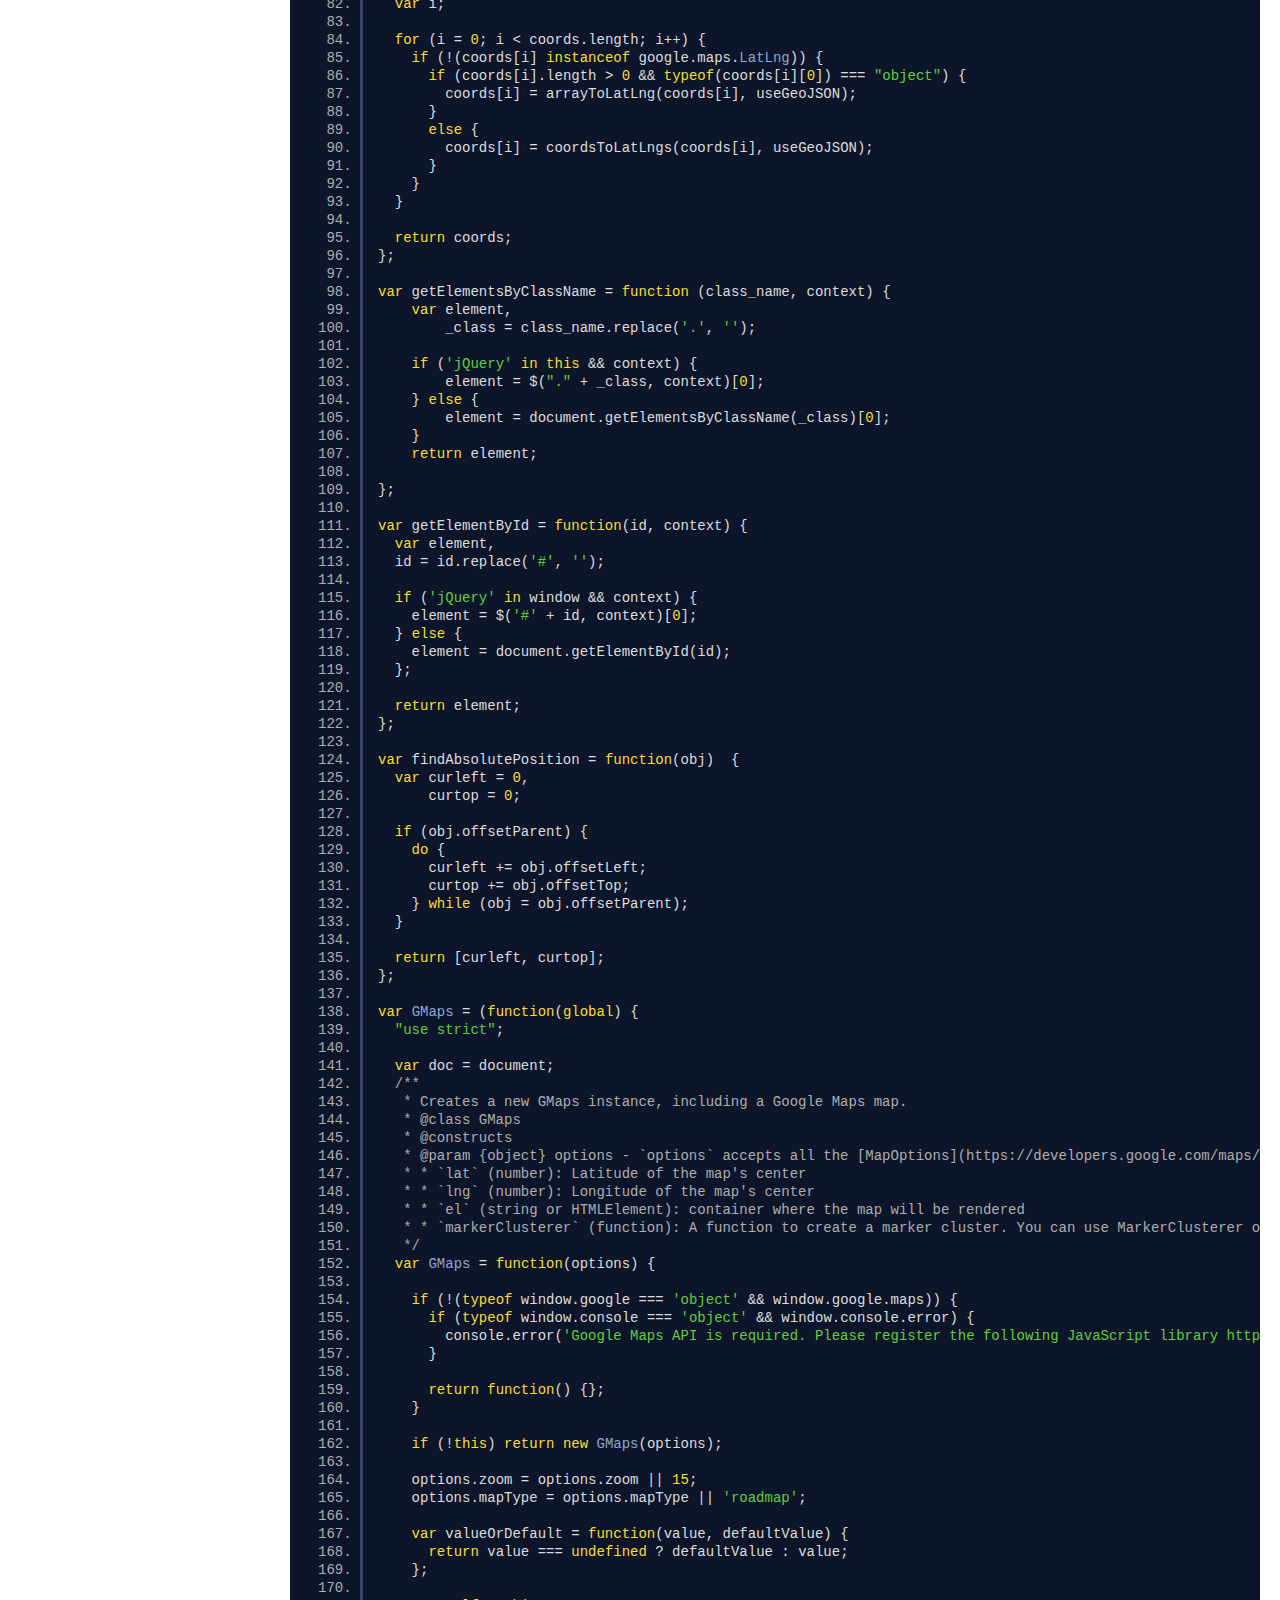
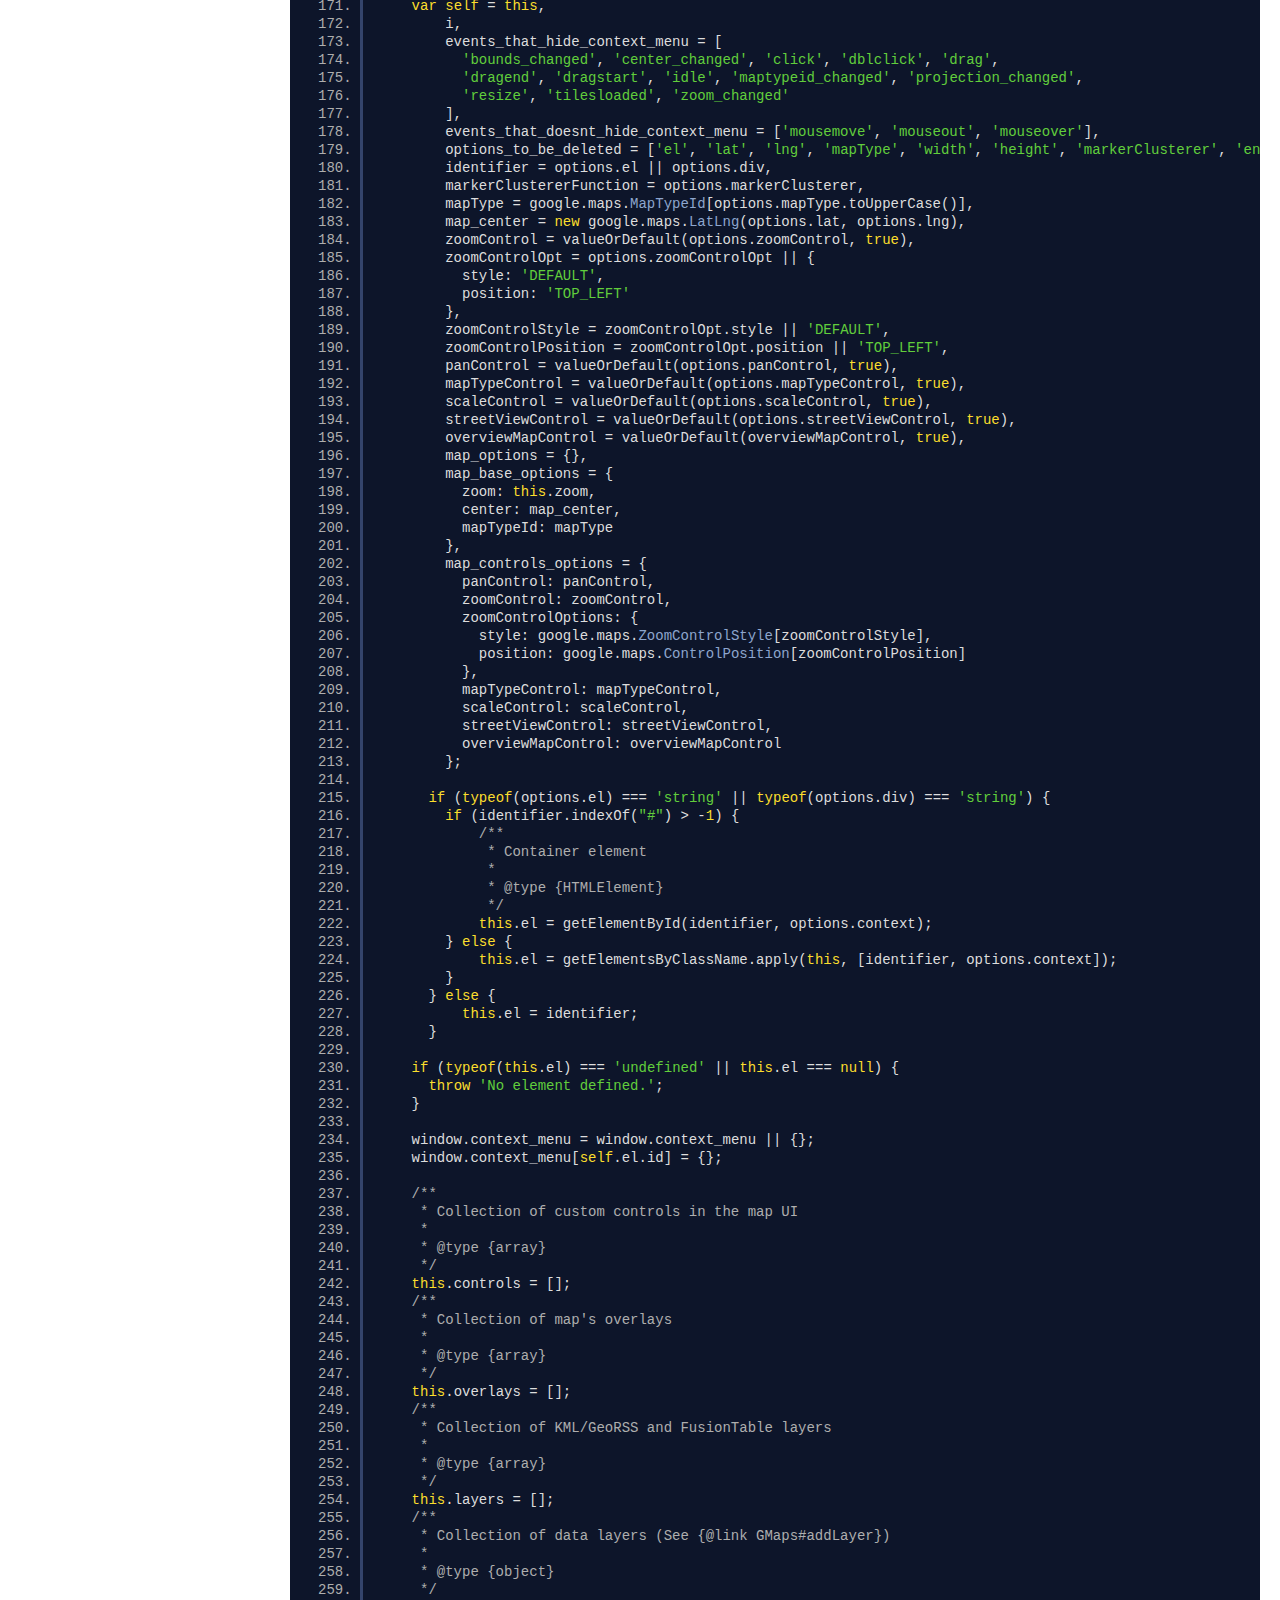
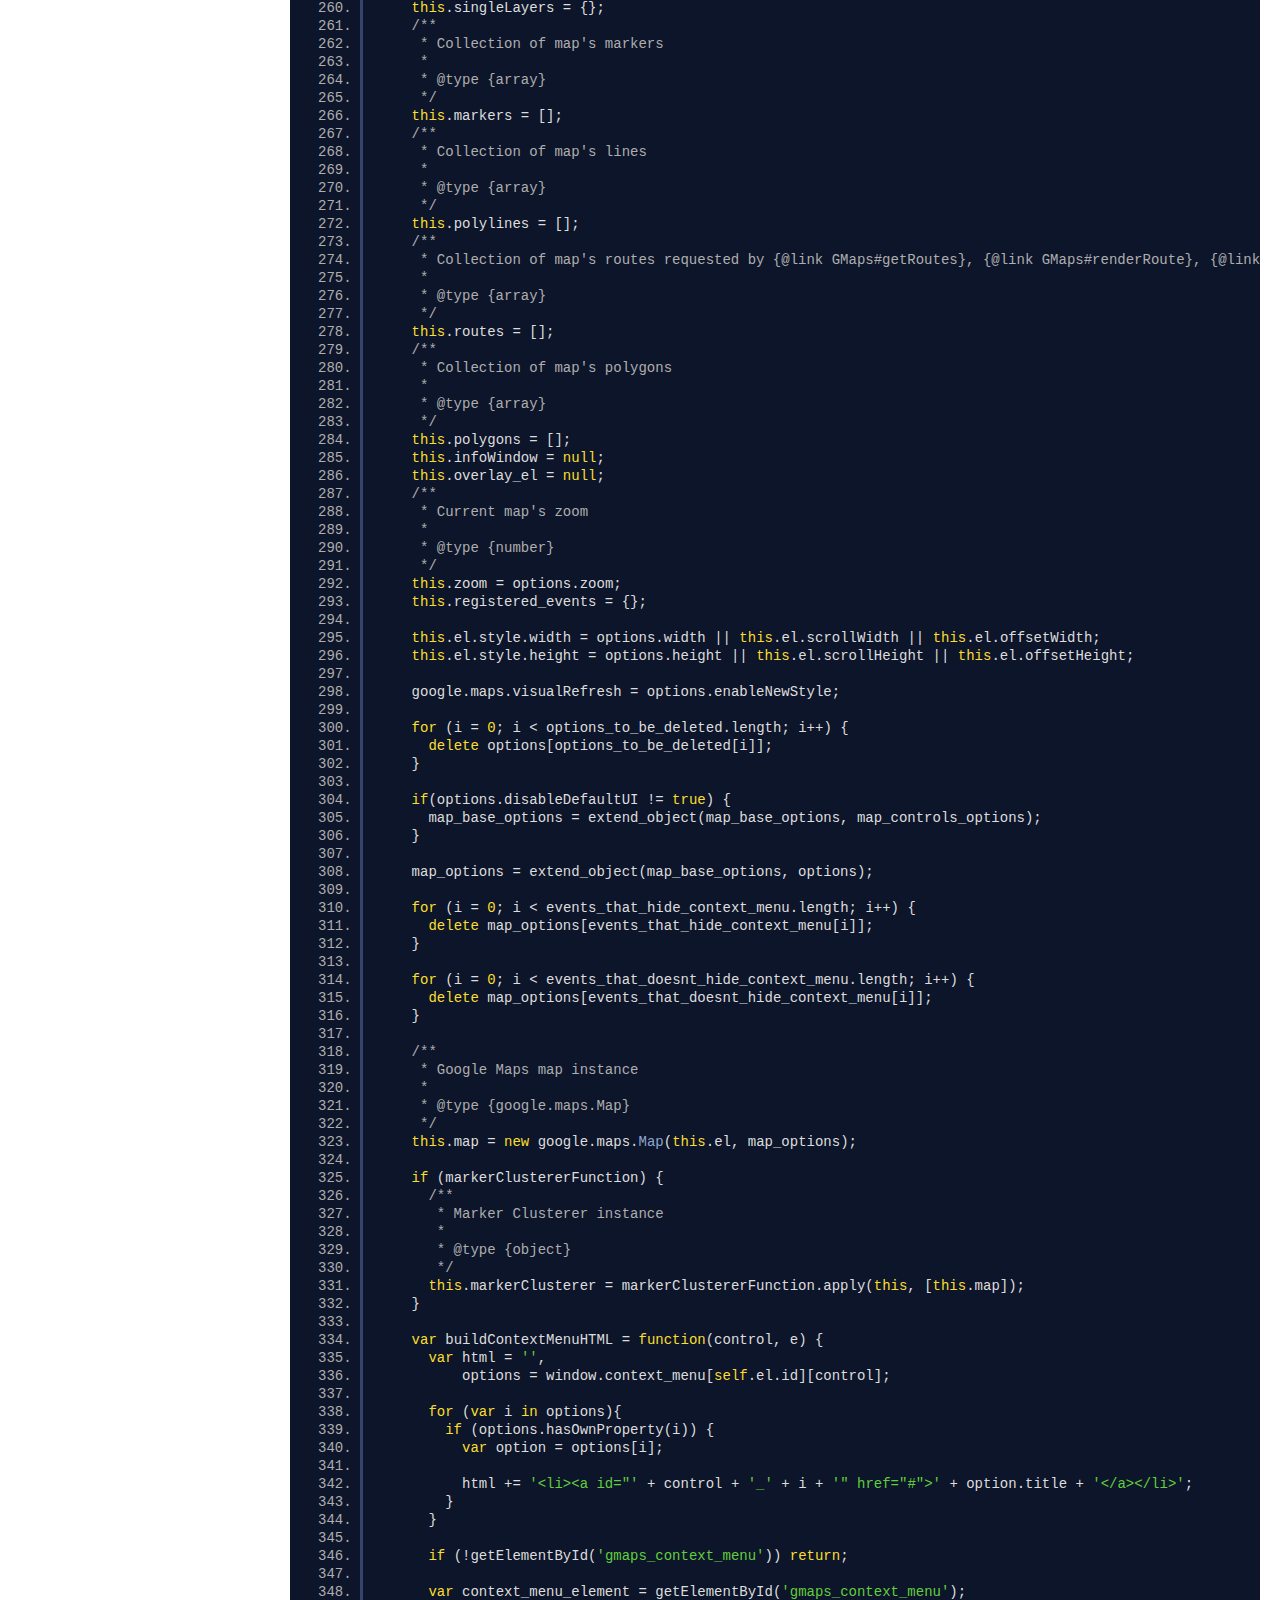
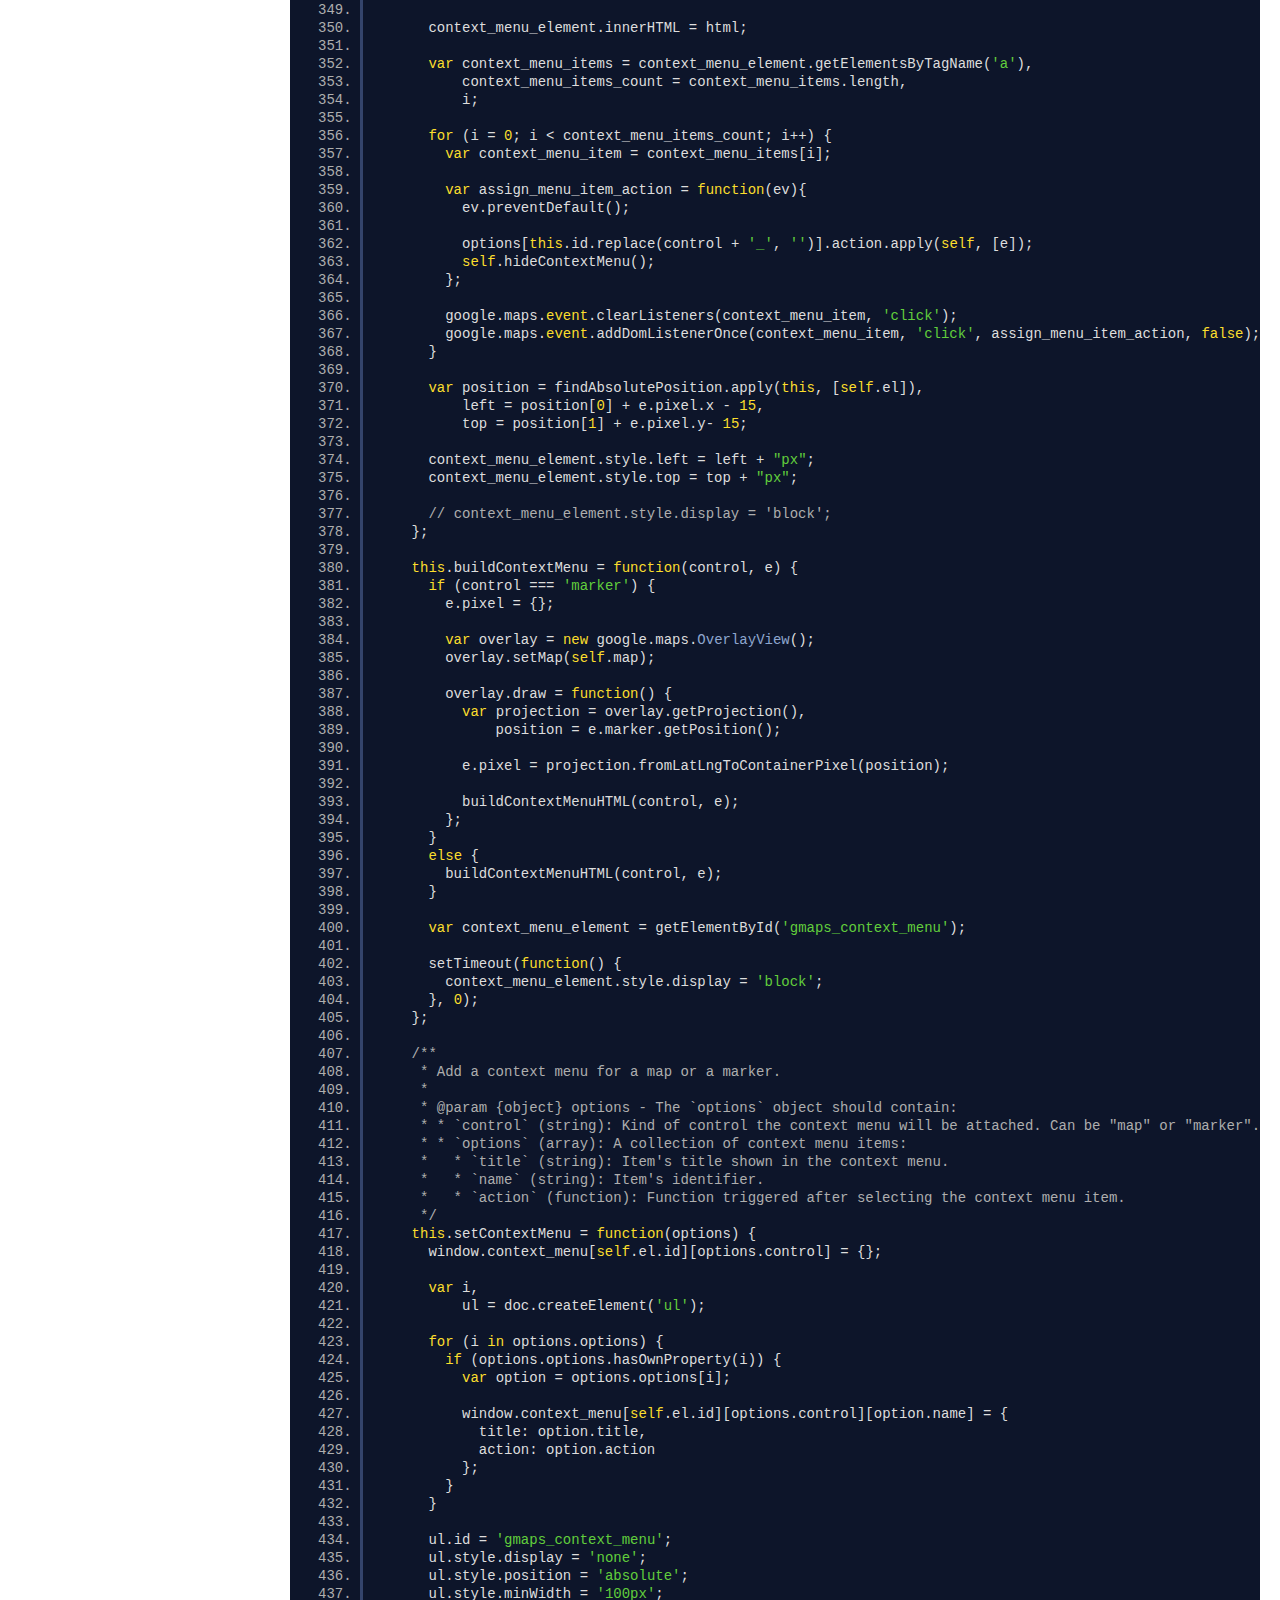
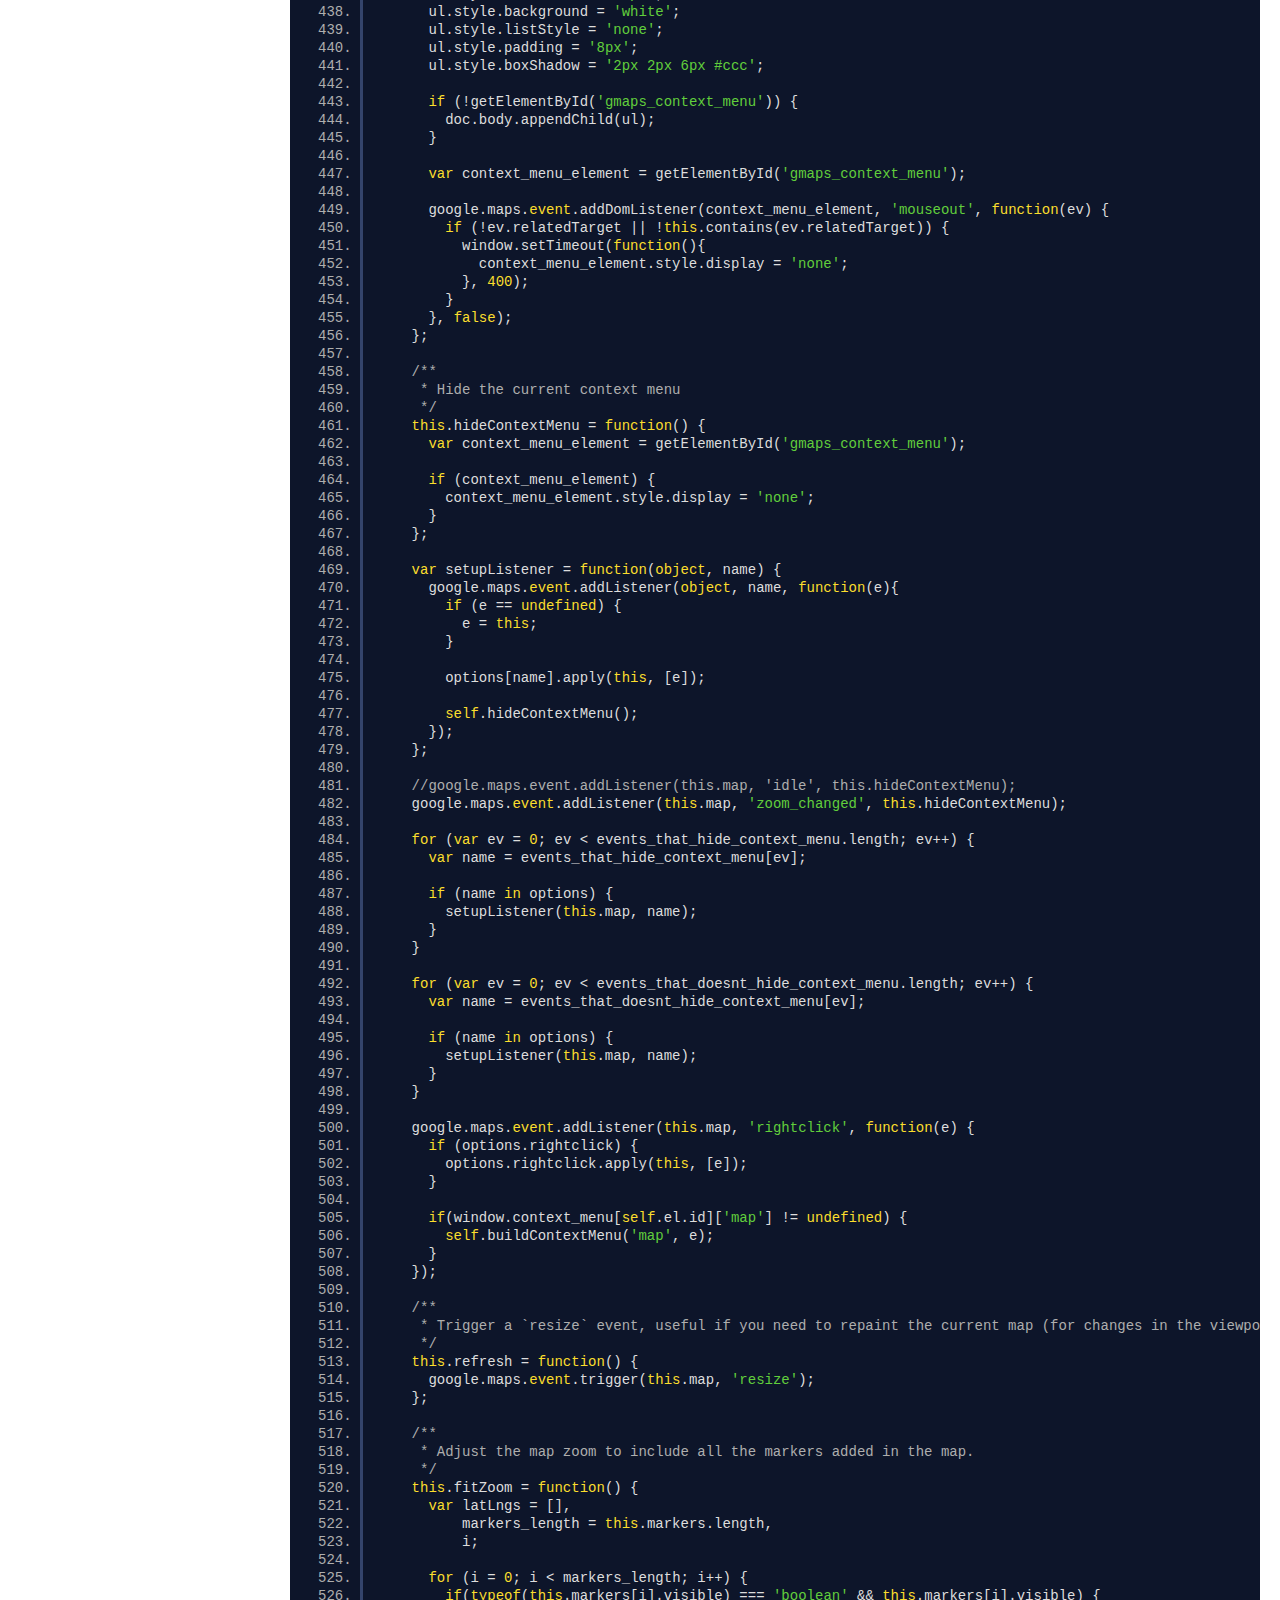
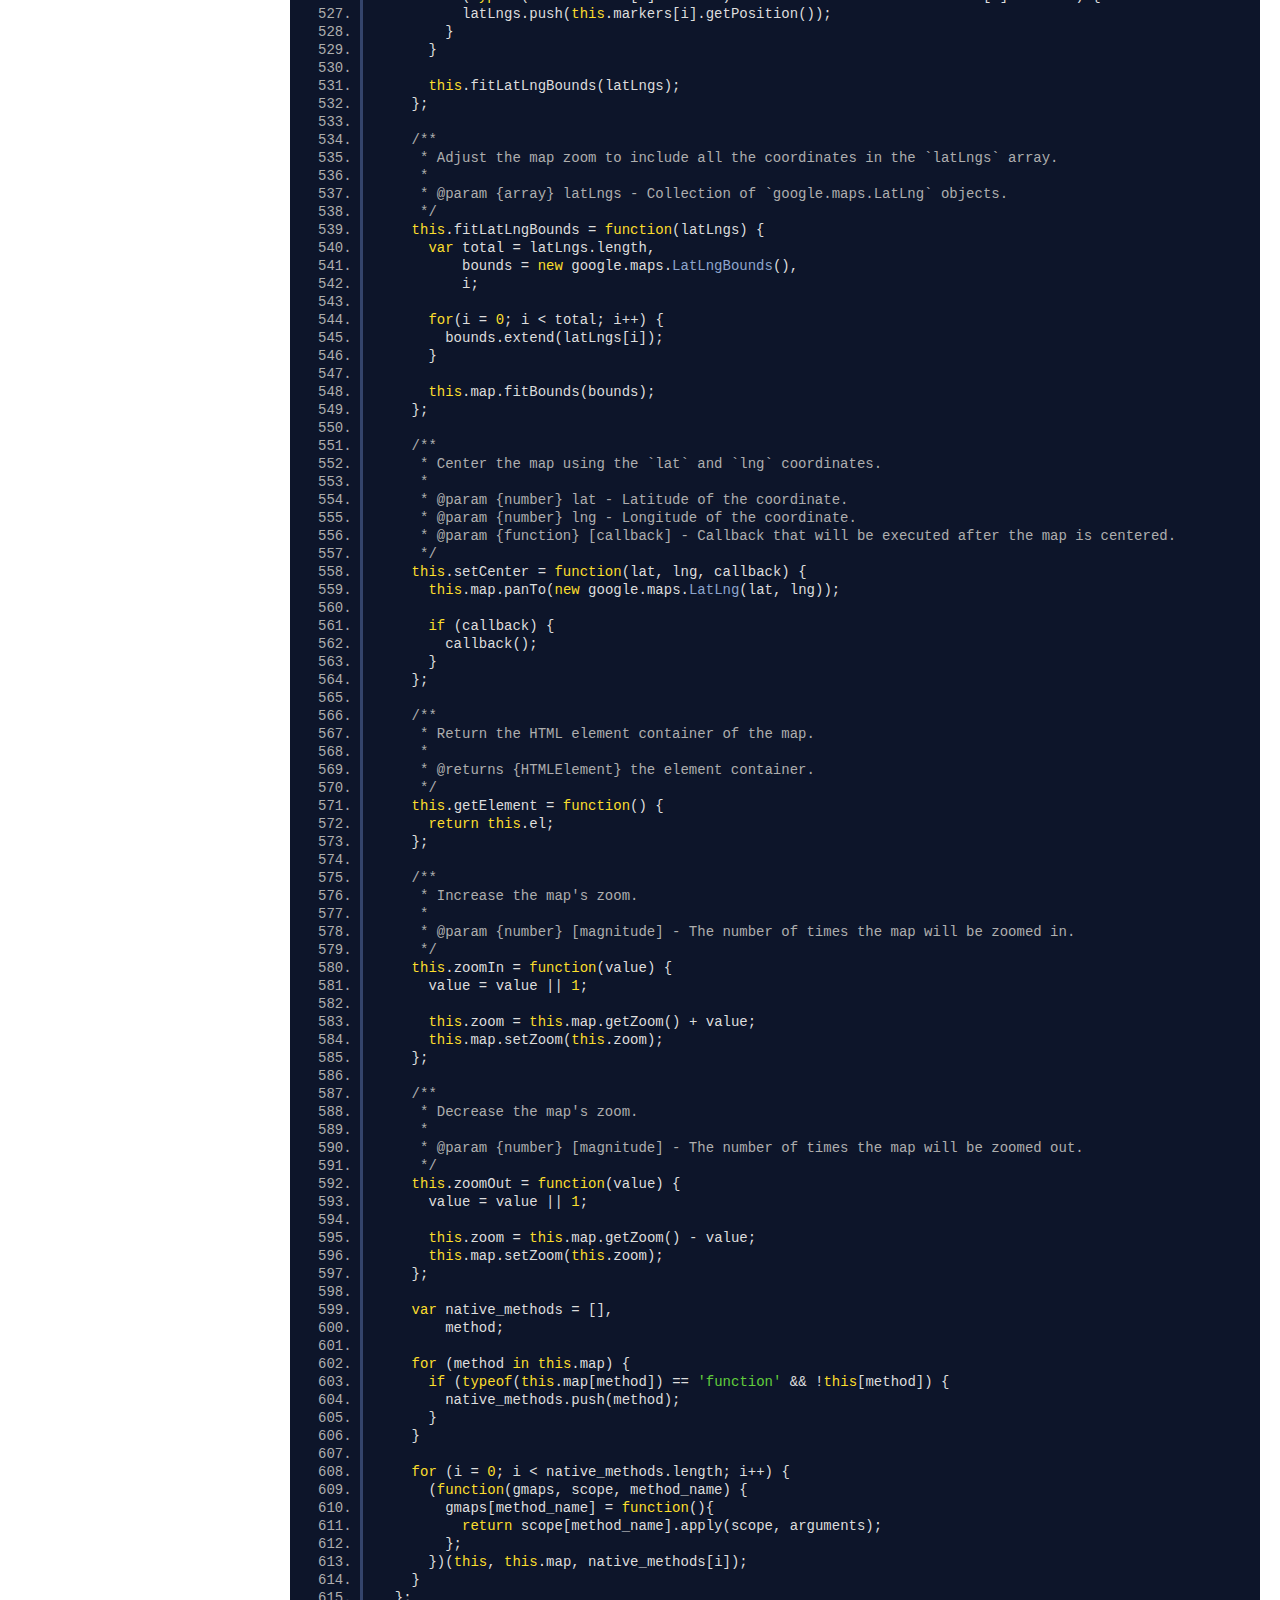
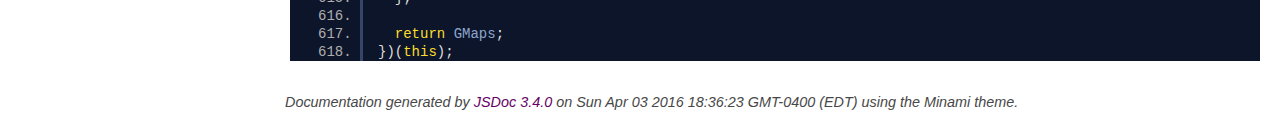
<file: lib/gmaps/docs/gmaps.core.js.html>
<!DOCTYPE html>
<html lang="en">
<head>
    <meta charset="utf-8">
    <title>gmaps.core.js - Documentation</title>

    <script src="scripts/prettify/prettify.js"></script>
    <script src="scripts/prettify/lang-css.js"></script>
    <!--[if lt IE 9]>
      <script src="//html5shiv.googlecode.com/svn/trunk/html5.js"></script>
    <![endif]-->
    <link type="text/css" rel="stylesheet" href="https://code.ionicframework.com/ionicons/2.0.1/css/ionicons.min.css">
    <link type="text/css" rel="stylesheet" href="styles/prettify.css">
    <link type="text/css" rel="stylesheet" href="styles/jsdoc.css">
</head>
<body>

<input type="checkbox" id="nav-trigger" class="nav-trigger" />
<label for="nav-trigger" class="navicon-button x">
  <div class="navicon"></div>
</label>

<label for="nav-trigger" class="overlay"></label>

<nav>
    <h2><a href="index.html">Home</a></h2><h3>Classes</h3><ul><li><a href="GMaps.html">GMaps</a><ul class='methods'><li data-type='method'><a href="GMaps.html#addControl">addControl</a></li><li data-type='method'><a href="GMaps.html#fitLatLngBounds">fitLatLngBounds</a></li><li data-type='method'><a href="GMaps.html#fitZoom">fitZoom</a></li><li data-type='method'><a href="GMaps.html#getElement">getElement</a></li><li data-type='method'><a href="GMaps.html#hideContextMenu">hideContextMenu</a></li><li data-type='method'><a href="GMaps.html#refresh">refresh</a></li><li data-type='method'><a href="GMaps.html#removeControl">removeControl</a></li><li data-type='method'><a href="GMaps.html#setCenter">setCenter</a></li><li data-type='method'><a href="GMaps.html#setContextMenu">setContextMenu</a></li><li data-type='method'><a href="GMaps.html#zoomIn">zoomIn</a></li><li data-type='method'><a href="GMaps.html#zoomOut">zoomOut</a></li></ul></li></ul>
</nav>

<div id="main">
    
    <h1 class="page-title">gmaps.core.js</h1>
    

    



    
    <section>
        <article>
            <pre class="prettyprint source linenums"><code>var extend_object = function(obj, new_obj) {
  var name;

  if (obj === new_obj) {
    return obj;
  }

  for (name in new_obj) {
    if (new_obj[name] !== undefined) {
      obj[name] = new_obj[name];
    }
  }

  return obj;
};

var replace_object = function(obj, replace) {
  var name;

  if (obj === replace) {
    return obj;
  }

  for (name in replace) {
    if (obj[name] != undefined) {
      obj[name] = replace[name];
    }
  }

  return obj;
};

var array_map = function(array, callback) {
  var original_callback_params = Array.prototype.slice.call(arguments, 2),
      array_return = [],
      array_length = array.length,
      i;

  if (Array.prototype.map &amp;&amp; array.map === Array.prototype.map) {
    array_return = Array.prototype.map.call(array, function(item) {
      var callback_params = original_callback_params.slice(0);
      callback_params.splice(0, 0, item);

      return callback.apply(this, callback_params);
    });
  }
  else {
    for (i = 0; i &lt; array_length; i++) {
      callback_params = original_callback_params;
      callback_params.splice(0, 0, array[i]);
      array_return.push(callback.apply(this, callback_params));
    }
  }

  return array_return;
};

var array_flat = function(array) {
  var new_array = [],
      i;

  for (i = 0; i &lt; array.length; i++) {
    new_array = new_array.concat(array[i]);
  }

  return new_array;
};

var coordsToLatLngs = function(coords, useGeoJSON) {
  var first_coord = coords[0],
      second_coord = coords[1];

  if (useGeoJSON) {
    first_coord = coords[1];
    second_coord = coords[0];
  }

  return new google.maps.LatLng(first_coord, second_coord);
};

var arrayToLatLng = function(coords, useGeoJSON) {
  var i;

  for (i = 0; i &lt; coords.length; i++) {
    if (!(coords[i] instanceof google.maps.LatLng)) {
      if (coords[i].length > 0 &amp;&amp; typeof(coords[i][0]) === "object") {
        coords[i] = arrayToLatLng(coords[i], useGeoJSON);
      }
      else {
        coords[i] = coordsToLatLngs(coords[i], useGeoJSON);
      }
    }
  }

  return coords;
};

var getElementsByClassName = function (class_name, context) {
    var element,
        _class = class_name.replace('.', '');

    if ('jQuery' in this &amp;&amp; context) {
        element = $("." + _class, context)[0];
    } else {
        element = document.getElementsByClassName(_class)[0];
    }
    return element;

};

var getElementById = function(id, context) {
  var element,
  id = id.replace('#', '');

  if ('jQuery' in window &amp;&amp; context) {
    element = $('#' + id, context)[0];
  } else {
    element = document.getElementById(id);
  };

  return element;
};

var findAbsolutePosition = function(obj)  {
  var curleft = 0,
      curtop = 0;

  if (obj.offsetParent) {
    do {
      curleft += obj.offsetLeft;
      curtop += obj.offsetTop;
    } while (obj = obj.offsetParent);
  }

  return [curleft, curtop];
};

var GMaps = (function(global) {
  "use strict";

  var doc = document;
  /**
   * Creates a new GMaps instance, including a Google Maps map.
   * @class GMaps
   * @constructs
   * @param {object} options - `options` accepts all the [MapOptions](https://developers.google.com/maps/documentation/javascript/reference#MapOptions) and [events](https://developers.google.com/maps/documentation/javascript/reference#Map) listed in the Google Maps API. Also accepts:
   * * `lat` (number): Latitude of the map's center
   * * `lng` (number): Longitude of the map's center
   * * `el` (string or HTMLElement): container where the map will be rendered
   * * `markerClusterer` (function): A function to create a marker cluster. You can use MarkerClusterer or MarkerClustererPlus.
   */
  var GMaps = function(options) {

    if (!(typeof window.google === 'object' &amp;&amp; window.google.maps)) {
      if (typeof window.console === 'object' &amp;&amp; window.console.error) {
        console.error('Google Maps API is required. Please register the following JavaScript library https://maps.googleapis.com/maps/api/js.');
      }

      return function() {};
    }

    if (!this) return new GMaps(options);

    options.zoom = options.zoom || 15;
    options.mapType = options.mapType || 'roadmap';

    var valueOrDefault = function(value, defaultValue) {
      return value === undefined ? defaultValue : value;
    };

    var self = this,
        i,
        events_that_hide_context_menu = [
          'bounds_changed', 'center_changed', 'click', 'dblclick', 'drag',
          'dragend', 'dragstart', 'idle', 'maptypeid_changed', 'projection_changed',
          'resize', 'tilesloaded', 'zoom_changed'
        ],
        events_that_doesnt_hide_context_menu = ['mousemove', 'mouseout', 'mouseover'],
        options_to_be_deleted = ['el', 'lat', 'lng', 'mapType', 'width', 'height', 'markerClusterer', 'enableNewStyle'],
        identifier = options.el || options.div,
        markerClustererFunction = options.markerClusterer,
        mapType = google.maps.MapTypeId[options.mapType.toUpperCase()],
        map_center = new google.maps.LatLng(options.lat, options.lng),
        zoomControl = valueOrDefault(options.zoomControl, true),
        zoomControlOpt = options.zoomControlOpt || {
          style: 'DEFAULT',
          position: 'TOP_LEFT'
        },
        zoomControlStyle = zoomControlOpt.style || 'DEFAULT',
        zoomControlPosition = zoomControlOpt.position || 'TOP_LEFT',
        panControl = valueOrDefault(options.panControl, true),
        mapTypeControl = valueOrDefault(options.mapTypeControl, true),
        scaleControl = valueOrDefault(options.scaleControl, true),
        streetViewControl = valueOrDefault(options.streetViewControl, true),
        overviewMapControl = valueOrDefault(overviewMapControl, true),
        map_options = {},
        map_base_options = {
          zoom: this.zoom,
          center: map_center,
          mapTypeId: mapType
        },
        map_controls_options = {
          panControl: panControl,
          zoomControl: zoomControl,
          zoomControlOptions: {
            style: google.maps.ZoomControlStyle[zoomControlStyle],
            position: google.maps.ControlPosition[zoomControlPosition]
          },
          mapTypeControl: mapTypeControl,
          scaleControl: scaleControl,
          streetViewControl: streetViewControl,
          overviewMapControl: overviewMapControl
        };

      if (typeof(options.el) === 'string' || typeof(options.div) === 'string') {
        if (identifier.indexOf("#") > -1) {
            /**
             * Container element
             *
             * @type {HTMLElement}
             */
            this.el = getElementById(identifier, options.context);
        } else {
            this.el = getElementsByClassName.apply(this, [identifier, options.context]);
        }
      } else {
          this.el = identifier;
      }

    if (typeof(this.el) === 'undefined' || this.el === null) {
      throw 'No element defined.';
    }

    window.context_menu = window.context_menu || {};
    window.context_menu[self.el.id] = {};

    /**
     * Collection of custom controls in the map UI
     *
     * @type {array}
     */
    this.controls = [];
    /**
     * Collection of map's overlays
     *
     * @type {array}
     */
    this.overlays = [];
    /**
     * Collection of KML/GeoRSS and FusionTable layers
     *
     * @type {array}
     */
    this.layers = [];
    /**
     * Collection of data layers (See {@link GMaps#addLayer})
     *
     * @type {object}
     */
    this.singleLayers = {};
    /**
     * Collection of map's markers
     *
     * @type {array}
     */
    this.markers = [];
    /**
     * Collection of map's lines
     *
     * @type {array}
     */
    this.polylines = [];
    /**
     * Collection of map's routes requested by {@link GMaps#getRoutes}, {@link GMaps#renderRoute}, {@link GMaps#drawRoute}, {@link GMaps#travelRoute} or {@link GMaps#drawSteppedRoute}
     *
     * @type {array}
     */
    this.routes = [];
    /**
     * Collection of map's polygons
     *
     * @type {array}
     */
    this.polygons = [];
    this.infoWindow = null;
    this.overlay_el = null;
    /**
     * Current map's zoom
     *
     * @type {number}
     */
    this.zoom = options.zoom;
    this.registered_events = {};

    this.el.style.width = options.width || this.el.scrollWidth || this.el.offsetWidth;
    this.el.style.height = options.height || this.el.scrollHeight || this.el.offsetHeight;

    google.maps.visualRefresh = options.enableNewStyle;

    for (i = 0; i &lt; options_to_be_deleted.length; i++) {
      delete options[options_to_be_deleted[i]];
    }

    if(options.disableDefaultUI != true) {
      map_base_options = extend_object(map_base_options, map_controls_options);
    }

    map_options = extend_object(map_base_options, options);

    for (i = 0; i &lt; events_that_hide_context_menu.length; i++) {
      delete map_options[events_that_hide_context_menu[i]];
    }

    for (i = 0; i &lt; events_that_doesnt_hide_context_menu.length; i++) {
      delete map_options[events_that_doesnt_hide_context_menu[i]];
    }

    /**
     * Google Maps map instance
     *
     * @type {google.maps.Map}
     */
    this.map = new google.maps.Map(this.el, map_options);

    if (markerClustererFunction) {
      /**
       * Marker Clusterer instance
       *
       * @type {object}
       */
      this.markerClusterer = markerClustererFunction.apply(this, [this.map]);
    }

    var buildContextMenuHTML = function(control, e) {
      var html = '',
          options = window.context_menu[self.el.id][control];

      for (var i in options){
        if (options.hasOwnProperty(i)) {
          var option = options[i];

          html += '&lt;li>&lt;a id="' + control + '_' + i + '" href="#">' + option.title + '&lt;/a>&lt;/li>';
        }
      }

      if (!getElementById('gmaps_context_menu')) return;

      var context_menu_element = getElementById('gmaps_context_menu');

      context_menu_element.innerHTML = html;

      var context_menu_items = context_menu_element.getElementsByTagName('a'),
          context_menu_items_count = context_menu_items.length,
          i;

      for (i = 0; i &lt; context_menu_items_count; i++) {
        var context_menu_item = context_menu_items[i];

        var assign_menu_item_action = function(ev){
          ev.preventDefault();

          options[this.id.replace(control + '_', '')].action.apply(self, [e]);
          self.hideContextMenu();
        };

        google.maps.event.clearListeners(context_menu_item, 'click');
        google.maps.event.addDomListenerOnce(context_menu_item, 'click', assign_menu_item_action, false);
      }

      var position = findAbsolutePosition.apply(this, [self.el]),
          left = position[0] + e.pixel.x - 15,
          top = position[1] + e.pixel.y- 15;

      context_menu_element.style.left = left + "px";
      context_menu_element.style.top = top + "px";

      // context_menu_element.style.display = 'block';
    };

    this.buildContextMenu = function(control, e) {
      if (control === 'marker') {
        e.pixel = {};

        var overlay = new google.maps.OverlayView();
        overlay.setMap(self.map);

        overlay.draw = function() {
          var projection = overlay.getProjection(),
              position = e.marker.getPosition();

          e.pixel = projection.fromLatLngToContainerPixel(position);

          buildContextMenuHTML(control, e);
        };
      }
      else {
        buildContextMenuHTML(control, e);
      }

      var context_menu_element = getElementById('gmaps_context_menu');

      setTimeout(function() {
        context_menu_element.style.display = 'block';
      }, 0);
    };

    /**
     * Add a context menu for a map or a marker.
     *
     * @param {object} options - The `options` object should contain:
     * * `control` (string): Kind of control the context menu will be attached. Can be "map" or "marker".
     * * `options` (array): A collection of context menu items:
     *   * `title` (string): Item's title shown in the context menu.
     *   * `name` (string): Item's identifier.
     *   * `action` (function): Function triggered after selecting the context menu item.
     */
    this.setContextMenu = function(options) {
      window.context_menu[self.el.id][options.control] = {};

      var i,
          ul = doc.createElement('ul');

      for (i in options.options) {
        if (options.options.hasOwnProperty(i)) {
          var option = options.options[i];

          window.context_menu[self.el.id][options.control][option.name] = {
            title: option.title,
            action: option.action
          };
        }
      }

      ul.id = 'gmaps_context_menu';
      ul.style.display = 'none';
      ul.style.position = 'absolute';
      ul.style.minWidth = '100px';
      ul.style.background = 'white';
      ul.style.listStyle = 'none';
      ul.style.padding = '8px';
      ul.style.boxShadow = '2px 2px 6px #ccc';

      if (!getElementById('gmaps_context_menu')) {
        doc.body.appendChild(ul);
      }

      var context_menu_element = getElementById('gmaps_context_menu');

      google.maps.event.addDomListener(context_menu_element, 'mouseout', function(ev) {
        if (!ev.relatedTarget || !this.contains(ev.relatedTarget)) {
          window.setTimeout(function(){
            context_menu_element.style.display = 'none';
          }, 400);
        }
      }, false);
    };

    /**
     * Hide the current context menu
     */
    this.hideContextMenu = function() {
      var context_menu_element = getElementById('gmaps_context_menu');

      if (context_menu_element) {
        context_menu_element.style.display = 'none';
      }
    };

    var setupListener = function(object, name) {
      google.maps.event.addListener(object, name, function(e){
        if (e == undefined) {
          e = this;
        }

        options[name].apply(this, [e]);

        self.hideContextMenu();
      });
    };

    //google.maps.event.addListener(this.map, 'idle', this.hideContextMenu);
    google.maps.event.addListener(this.map, 'zoom_changed', this.hideContextMenu);

    for (var ev = 0; ev &lt; events_that_hide_context_menu.length; ev++) {
      var name = events_that_hide_context_menu[ev];

      if (name in options) {
        setupListener(this.map, name);
      }
    }

    for (var ev = 0; ev &lt; events_that_doesnt_hide_context_menu.length; ev++) {
      var name = events_that_doesnt_hide_context_menu[ev];

      if (name in options) {
        setupListener(this.map, name);
      }
    }

    google.maps.event.addListener(this.map, 'rightclick', function(e) {
      if (options.rightclick) {
        options.rightclick.apply(this, [e]);
      }

      if(window.context_menu[self.el.id]['map'] != undefined) {
        self.buildContextMenu('map', e);
      }
    });

    /**
     * Trigger a `resize` event, useful if you need to repaint the current map (for changes in the viewport or display / hide actions).
     */
    this.refresh = function() {
      google.maps.event.trigger(this.map, 'resize');
    };

    /**
     * Adjust the map zoom to include all the markers added in the map.
     */
    this.fitZoom = function() {
      var latLngs = [],
          markers_length = this.markers.length,
          i;

      for (i = 0; i &lt; markers_length; i++) {
        if(typeof(this.markers[i].visible) === 'boolean' &amp;&amp; this.markers[i].visible) {
          latLngs.push(this.markers[i].getPosition());
        }
      }

      this.fitLatLngBounds(latLngs);
    };

    /**
     * Adjust the map zoom to include all the coordinates in the `latLngs` array.
     *
     * @param {array} latLngs - Collection of `google.maps.LatLng` objects.
     */
    this.fitLatLngBounds = function(latLngs) {
      var total = latLngs.length,
          bounds = new google.maps.LatLngBounds(),
          i;

      for(i = 0; i &lt; total; i++) {
        bounds.extend(latLngs[i]);
      }

      this.map.fitBounds(bounds);
    };

    /**
     * Center the map using the `lat` and `lng` coordinates.
     *
     * @param {number} lat - Latitude of the coordinate.
     * @param {number} lng - Longitude of the coordinate.
     * @param {function} [callback] - Callback that will be executed after the map is centered.
     */
    this.setCenter = function(lat, lng, callback) {
      this.map.panTo(new google.maps.LatLng(lat, lng));

      if (callback) {
        callback();
      }
    };

    /**
     * Return the HTML element container of the map.
     *
     * @returns {HTMLElement} the element container.
     */
    this.getElement = function() {
      return this.el;
    };

    /**
     * Increase the map's zoom.
     *
     * @param {number} [magnitude] - The number of times the map will be zoomed in.
     */
    this.zoomIn = function(value) {
      value = value || 1;

      this.zoom = this.map.getZoom() + value;
      this.map.setZoom(this.zoom);
    };

    /**
     * Decrease the map's zoom.
     *
     * @param {number} [magnitude] - The number of times the map will be zoomed out.
     */
    this.zoomOut = function(value) {
      value = value || 1;

      this.zoom = this.map.getZoom() - value;
      this.map.setZoom(this.zoom);
    };

    var native_methods = [],
        method;

    for (method in this.map) {
      if (typeof(this.map[method]) == 'function' &amp;&amp; !this[method]) {
        native_methods.push(method);
      }
    }

    for (i = 0; i &lt; native_methods.length; i++) {
      (function(gmaps, scope, method_name) {
        gmaps[method_name] = function(){
          return scope[method_name].apply(scope, arguments);
        };
      })(this, this.map, native_methods[i]);
    }
  };

  return GMaps;
})(this);
</code></pre>
        </article>
    </section>




</div>

<br class="clear">

<footer>
    Documentation generated by <a href="https://github.com/jsdoc3/jsdoc">JSDoc 3.4.0</a> on Sun Apr 03 2016 18:36:23 GMT-0400 (EDT) using the Minami theme.
</footer>

<script>prettyPrint();</script>
<script src="scripts/linenumber.js"></script>
</body>
</html>
</file>
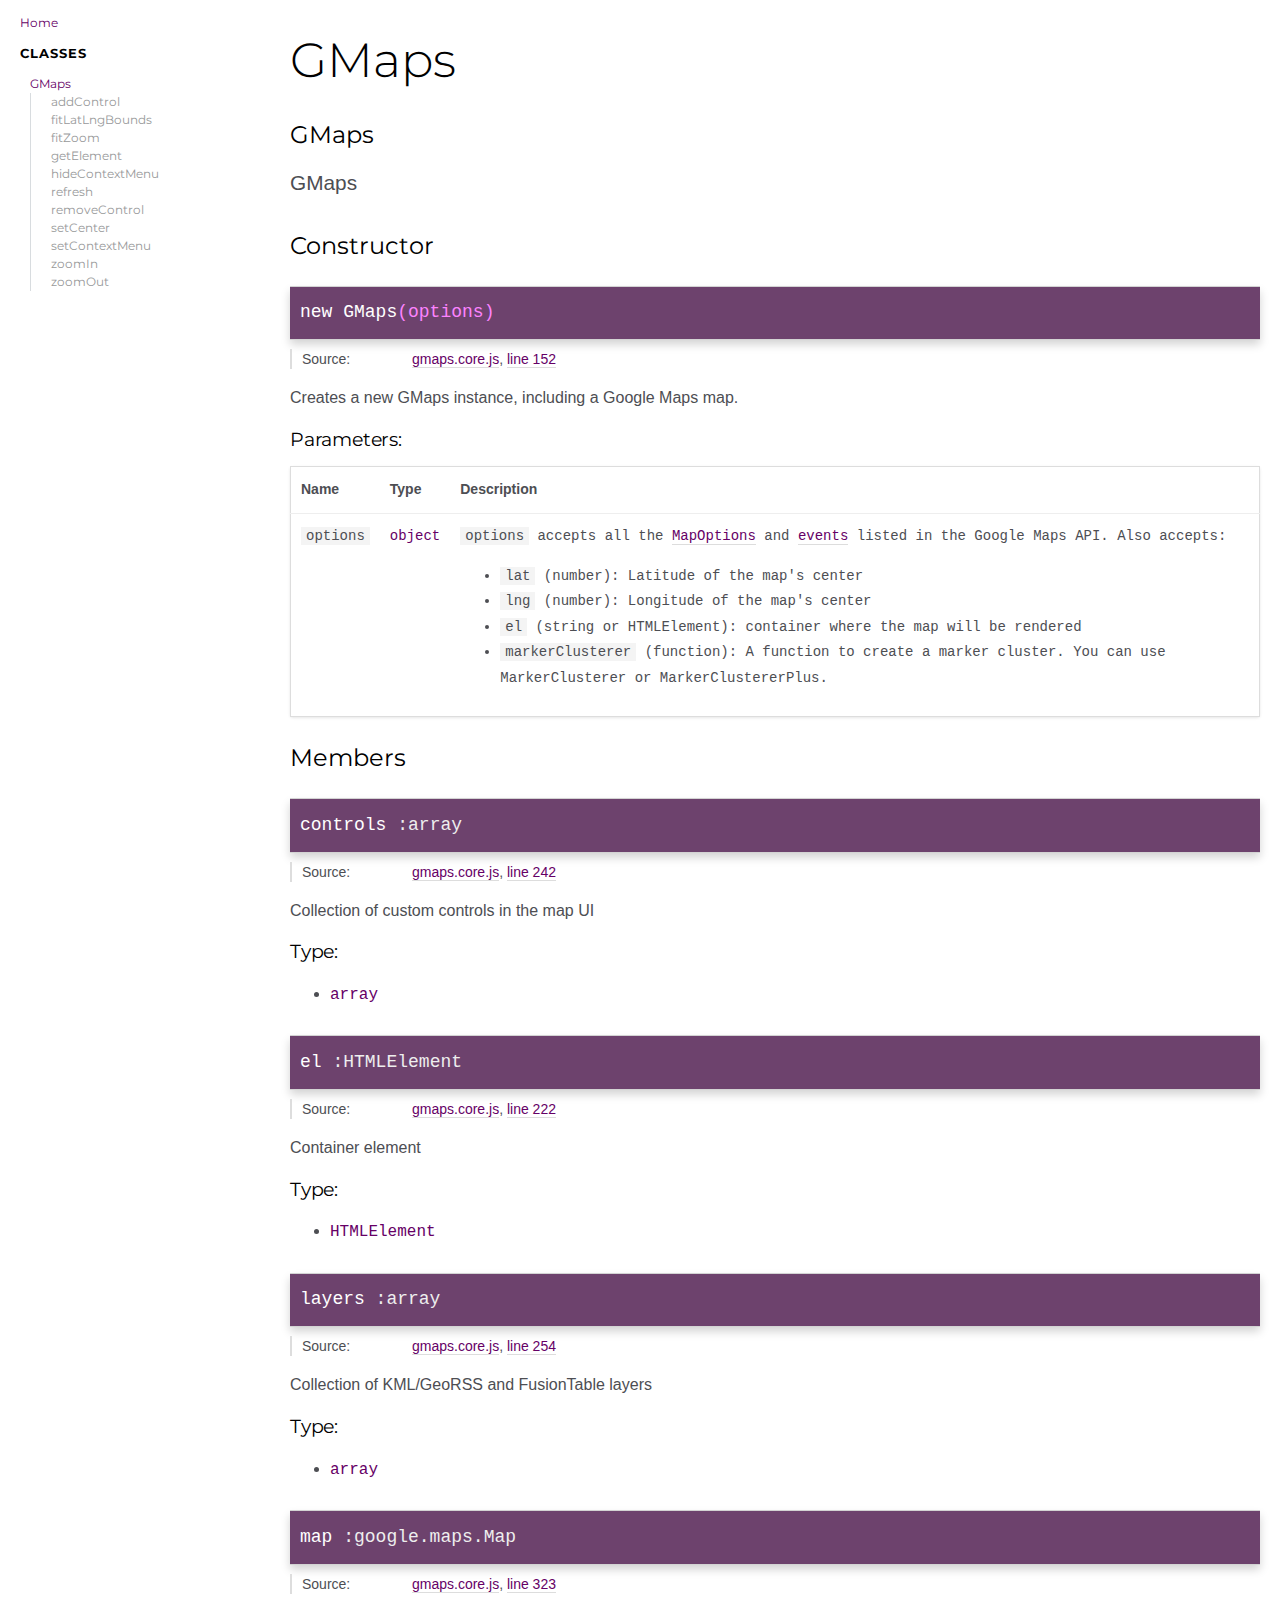
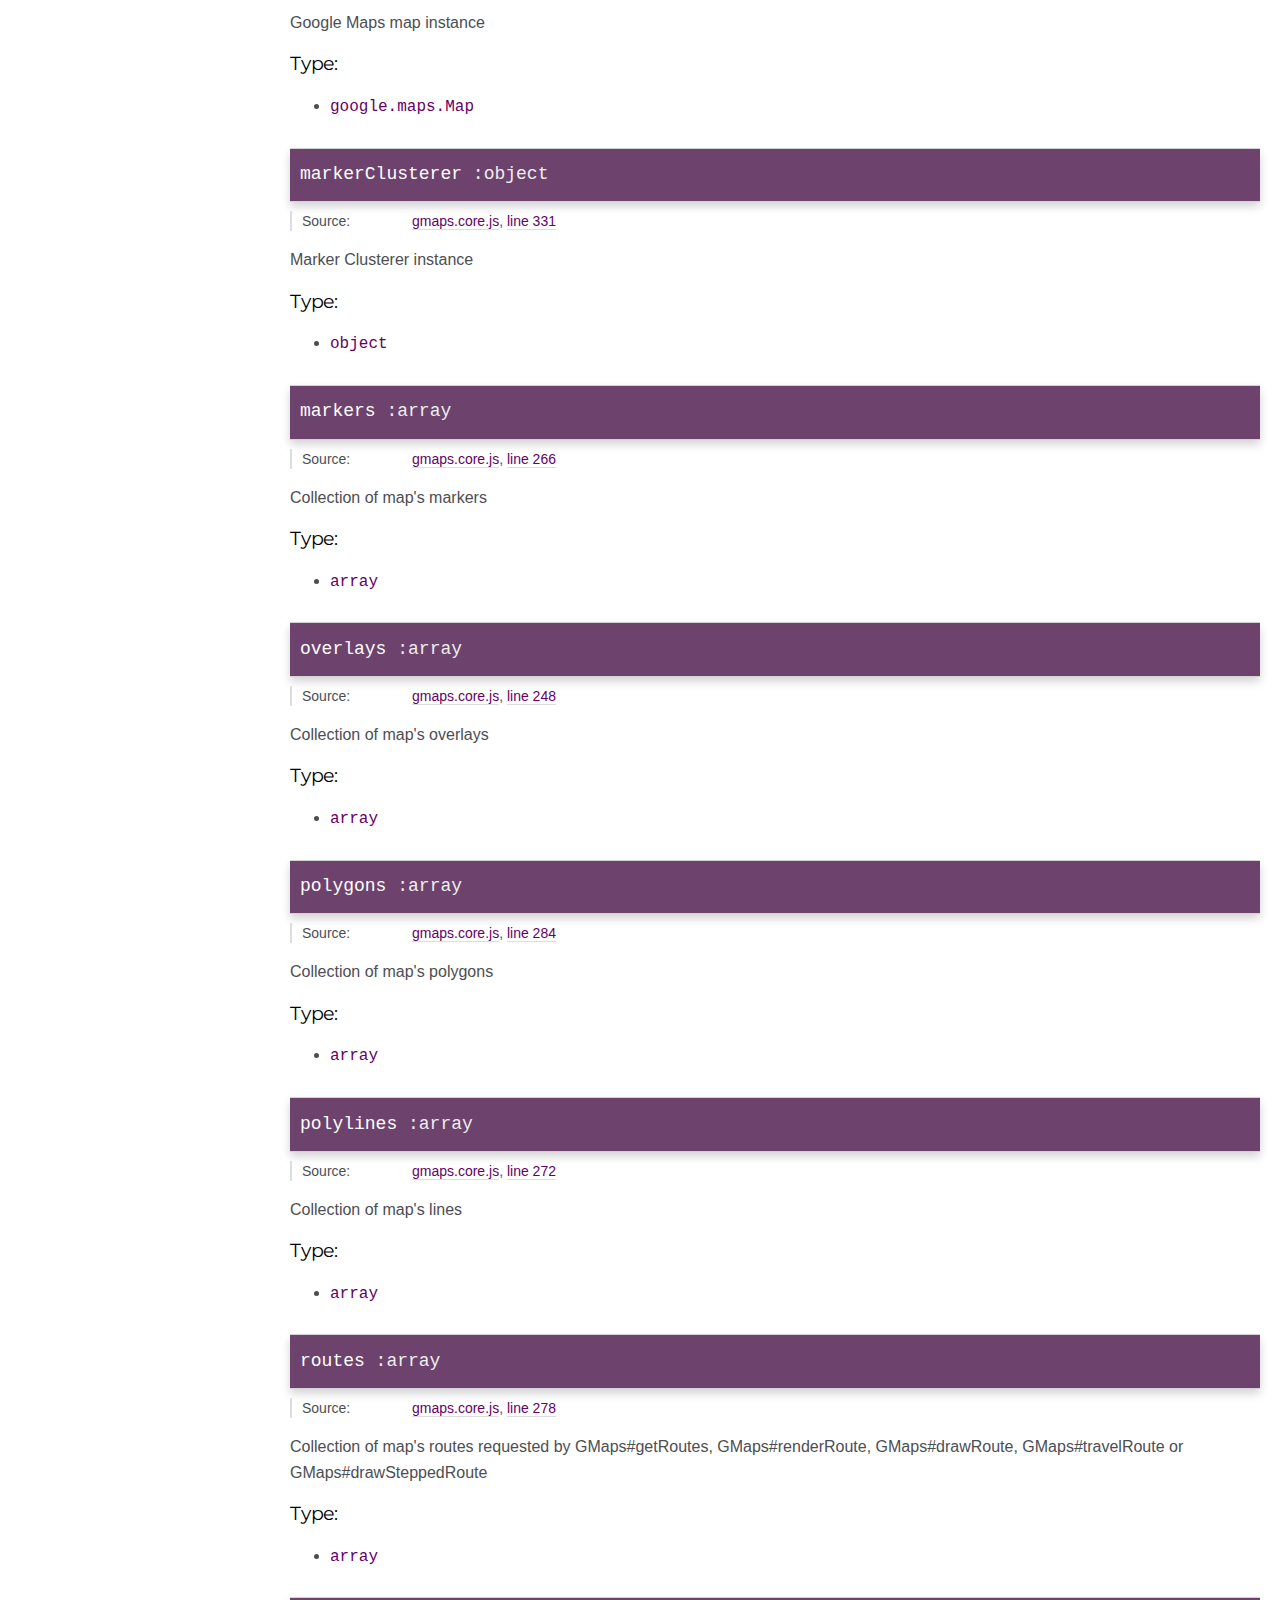
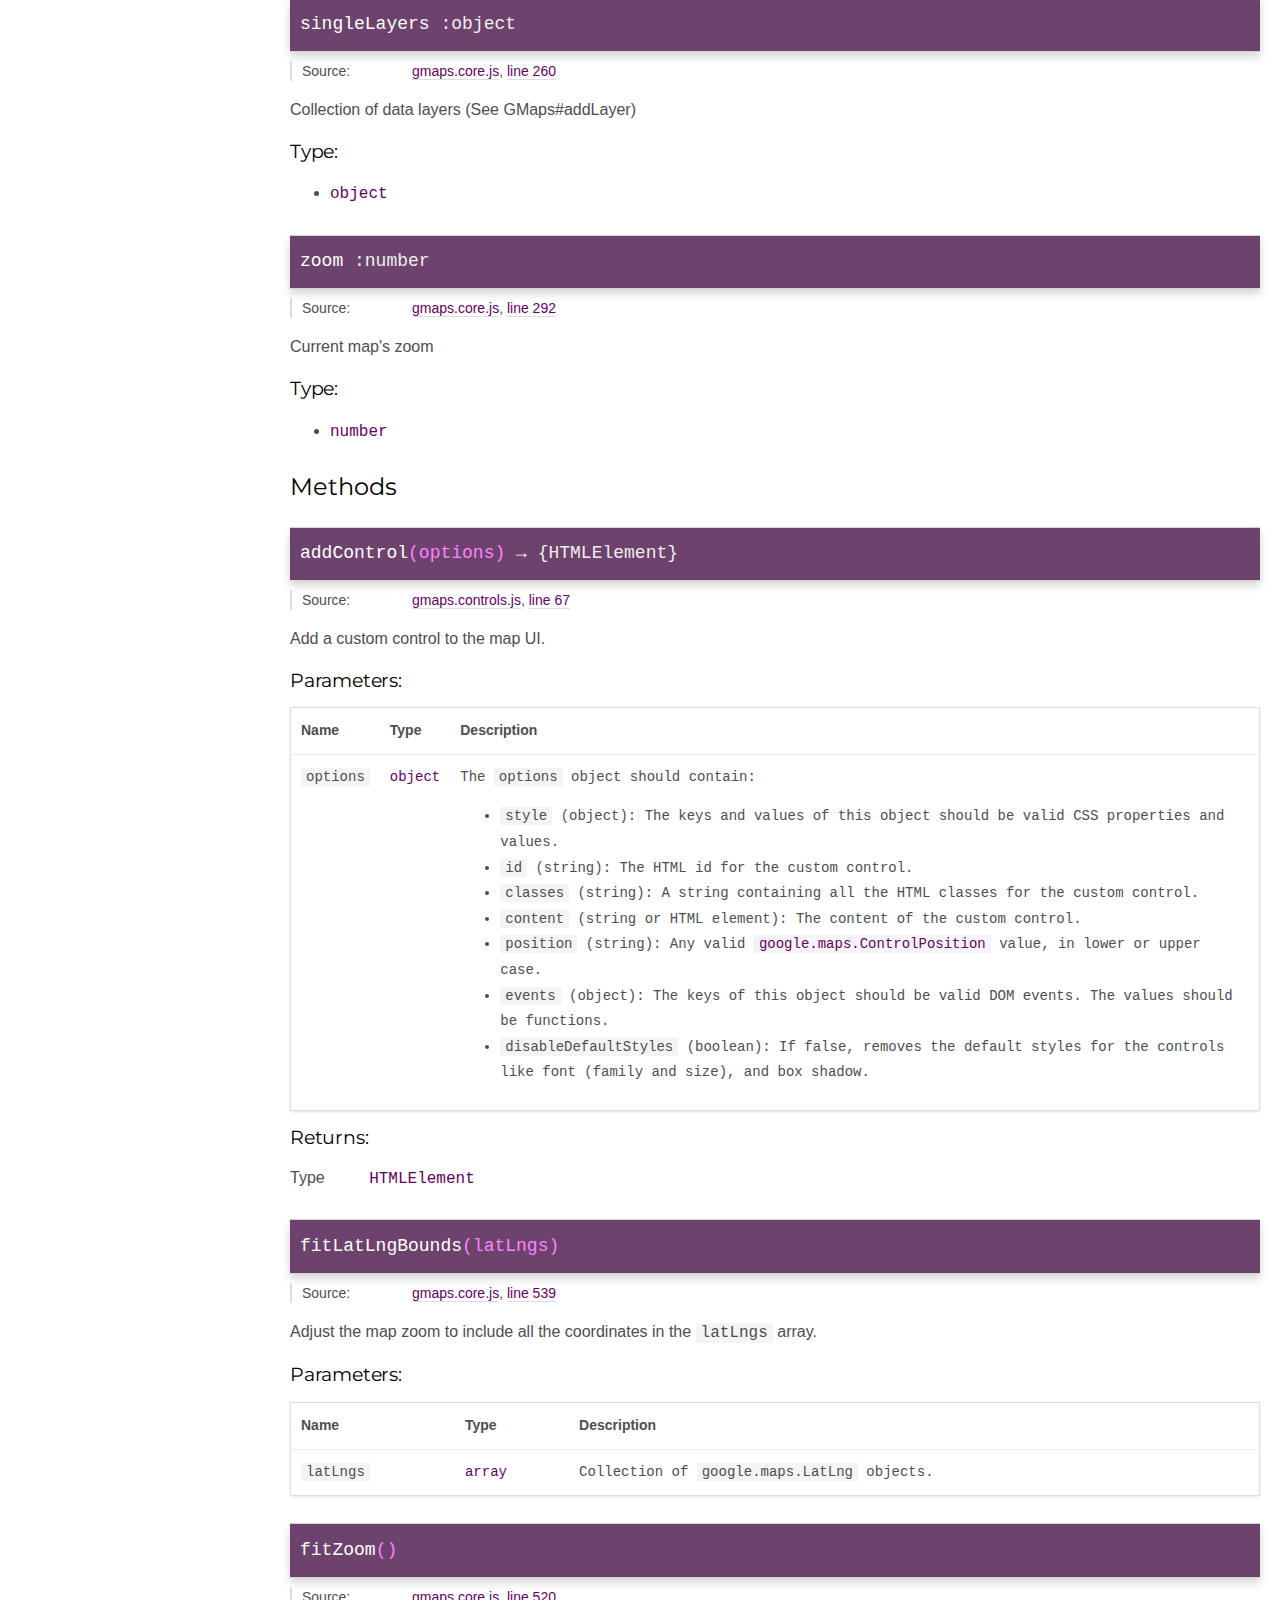
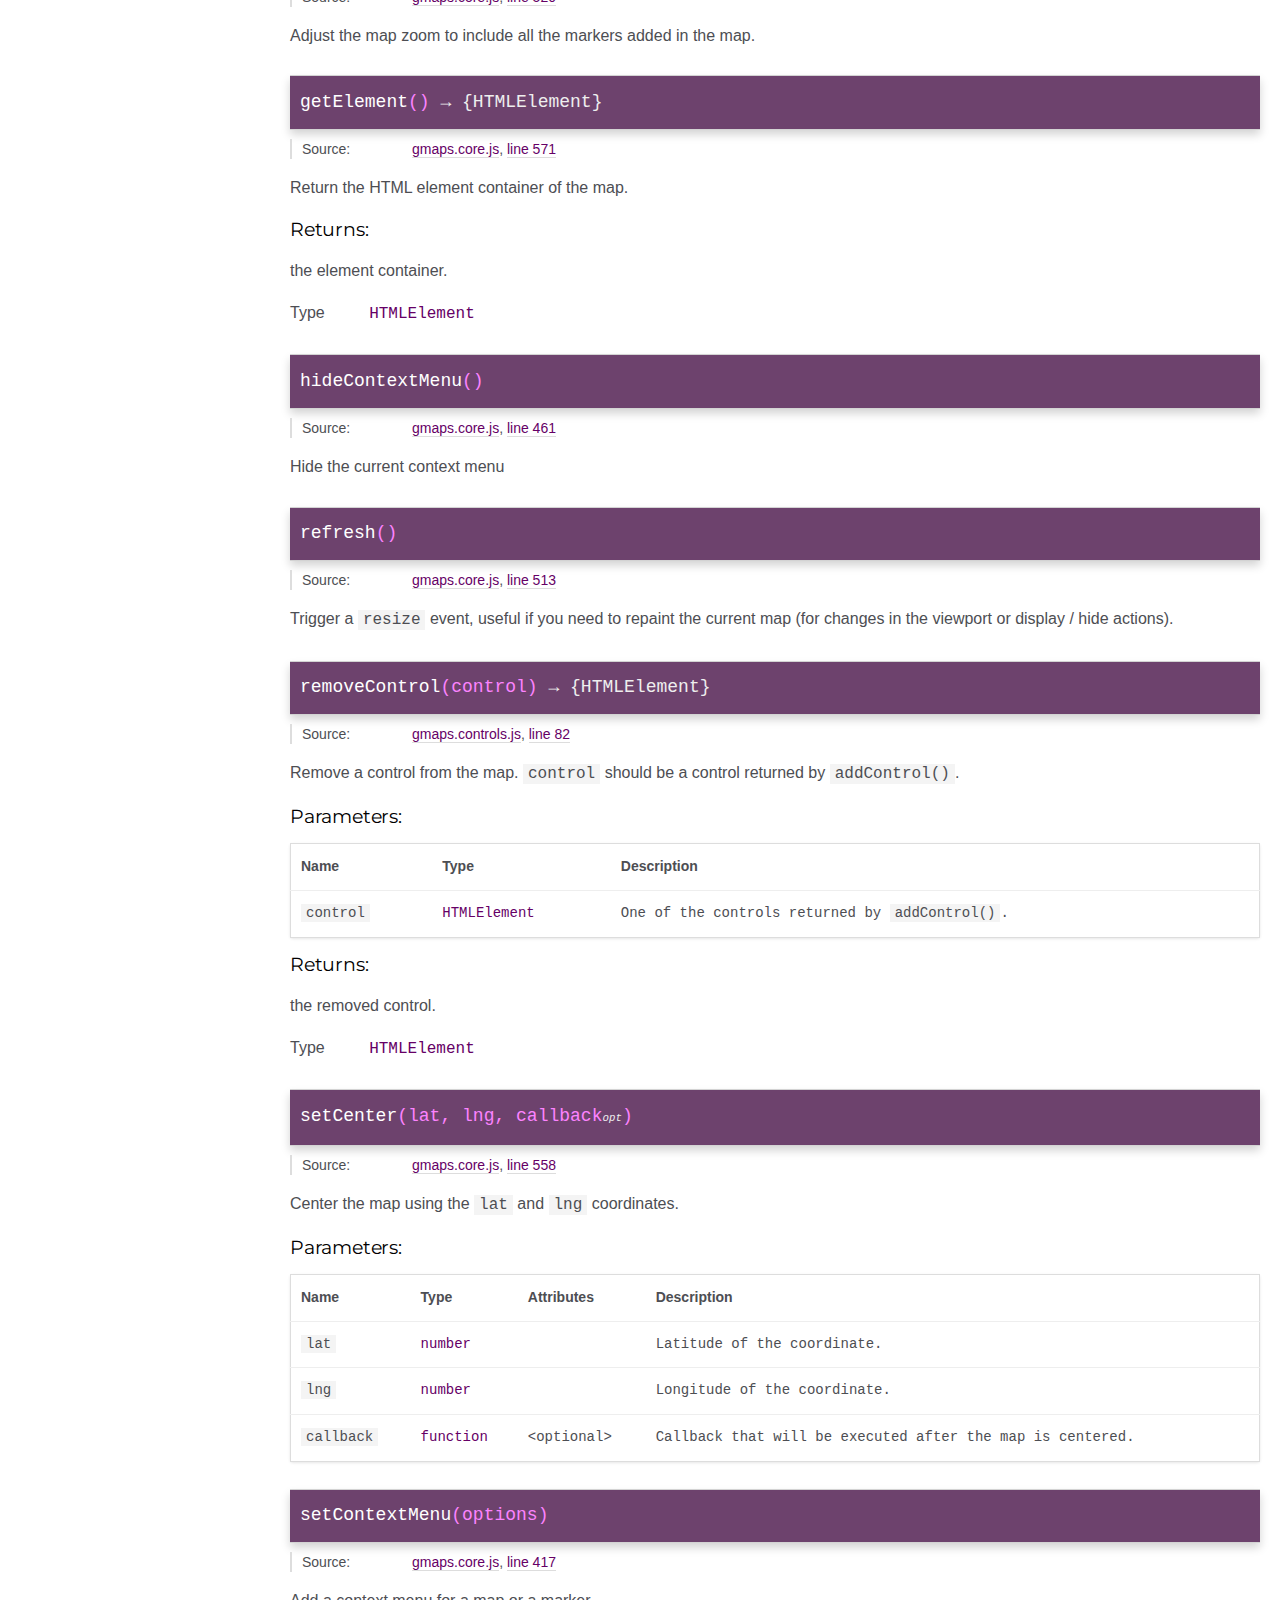
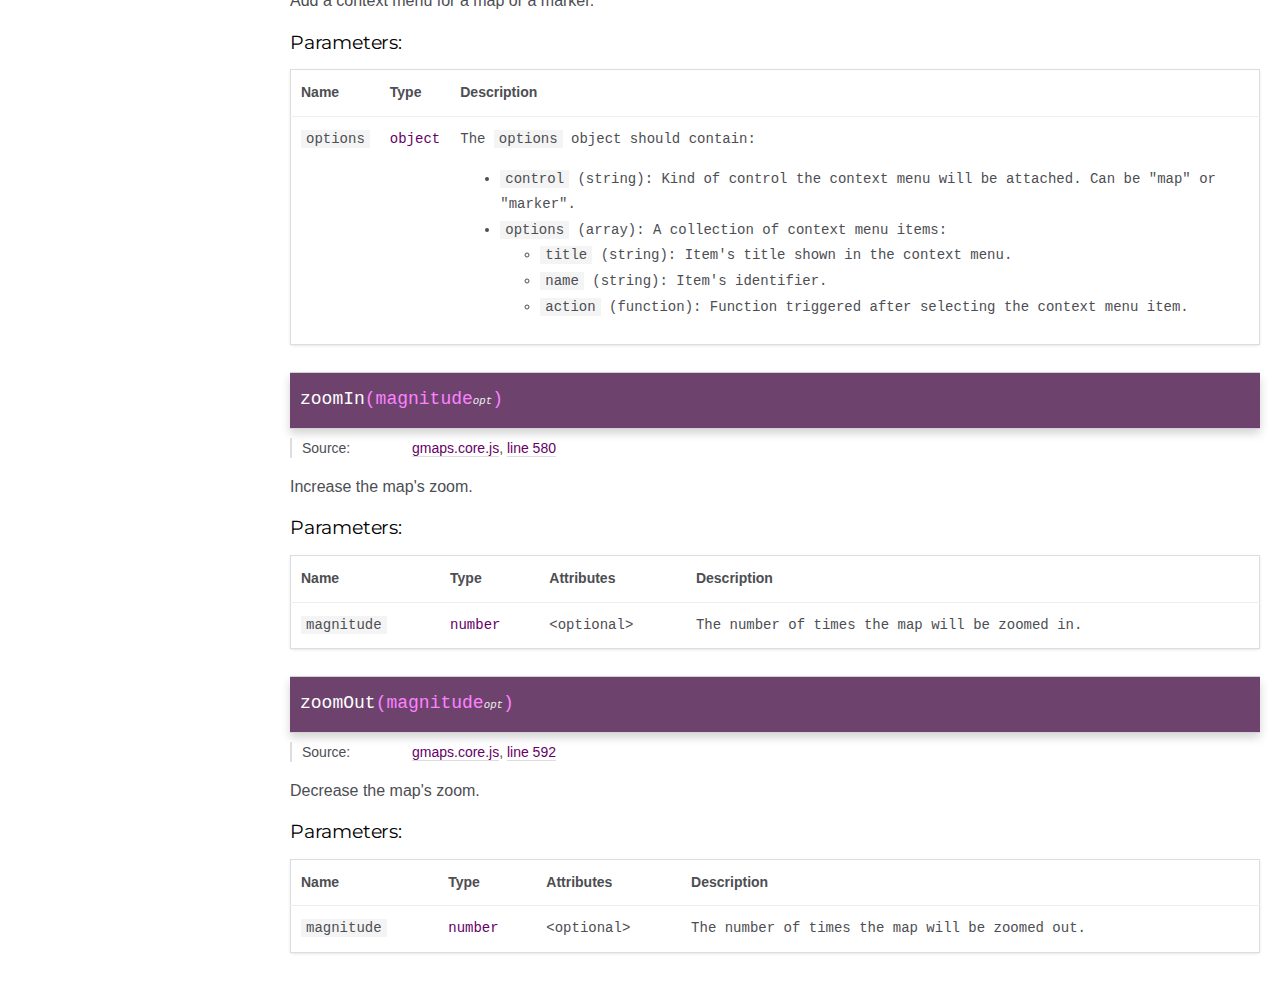
<file: lib/gmaps/docs/GMaps.html>
<!DOCTYPE html>
<html lang="en">
<head>
    <meta charset="utf-8">
    <title>GMaps - Documentation</title>

    <script src="scripts/prettify/prettify.js"></script>
    <script src="scripts/prettify/lang-css.js"></script>
    <!--[if lt IE 9]>
      <script src="//html5shiv.googlecode.com/svn/trunk/html5.js"></script>
    <![endif]-->
    <link type="text/css" rel="stylesheet" href="https://code.ionicframework.com/ionicons/2.0.1/css/ionicons.min.css">
    <link type="text/css" rel="stylesheet" href="styles/prettify.css">
    <link type="text/css" rel="stylesheet" href="styles/jsdoc.css">
</head>
<body>

<input type="checkbox" id="nav-trigger" class="nav-trigger" />
<label for="nav-trigger" class="navicon-button x">
  <div class="navicon"></div>
</label>

<label for="nav-trigger" class="overlay"></label>

<nav>
    <h2><a href="index.html">Home</a></h2><h3>Classes</h3><ul><li><a href="GMaps.html">GMaps</a><ul class='methods'><li data-type='method'><a href="GMaps.html#addControl">addControl</a></li><li data-type='method'><a href="GMaps.html#fitLatLngBounds">fitLatLngBounds</a></li><li data-type='method'><a href="GMaps.html#fitZoom">fitZoom</a></li><li data-type='method'><a href="GMaps.html#getElement">getElement</a></li><li data-type='method'><a href="GMaps.html#hideContextMenu">hideContextMenu</a></li><li data-type='method'><a href="GMaps.html#refresh">refresh</a></li><li data-type='method'><a href="GMaps.html#removeControl">removeControl</a></li><li data-type='method'><a href="GMaps.html#setCenter">setCenter</a></li><li data-type='method'><a href="GMaps.html#setContextMenu">setContextMenu</a></li><li data-type='method'><a href="GMaps.html#zoomIn">zoomIn</a></li><li data-type='method'><a href="GMaps.html#zoomOut">zoomOut</a></li></ul></li></ul>
</nav>

<div id="main">
    
    <h1 class="page-title">GMaps</h1>
    

    




<section>

<header>
    
        <h2>
        GMaps
        </h2>
        
            <div class="class-description"><p>GMaps</p></div>
        
    
</header>

<article>
    <div class="container-overview">
    
        

    
    <h2>Constructor</h2>
    

    <h4 class="name" id="GMaps"><span class="type-signature"></span>new GMaps<span class="signature">(options)</span><span class="type-signature"></span></h4>

    




<dl class="details">

    
    <dt class="tag-source">Source:</dt>
    <dd class="tag-source"><ul class="dummy"><li>
        <a href="gmaps.core.js.html">gmaps.core.js</a>, <a href="gmaps.core.js.html#line152">line 152</a>
    </li></ul></dd>
    

    

    

    

    

    

    

    

    

    

    

    

    

    

    

    
</dl>





<div class="description">
    <p>Creates a new GMaps instance, including a Google Maps map.</p>
</div>











    <h5>Parameters:</h5>
    

<table class="params">
    <thead>
    <tr>
        
        <th>Name</th>
        

        <th>Type</th>

        

        

        <th class="last">Description</th>
    </tr>
    </thead>

    <tbody>
    

        <tr>
            
                <td class="name"><code>options</code></td>
            

            <td class="type">
            
                
<span class="param-type">object</span>


            
            </td>

            

            

            <td class="description last"><p><code>options</code> accepts all the <a href="https://developers.google.com/maps/documentation/javascript/reference#MapOptions">MapOptions</a> and <a href="https://developers.google.com/maps/documentation/javascript/reference#Map">events</a> listed in the Google Maps API. Also accepts:</p>
<ul>
<li><code>lat</code> (number): Latitude of the map's center</li>
<li><code>lng</code> (number): Longitude of the map's center</li>
<li><code>el</code> (string or HTMLElement): container where the map will be rendered</li>
<li><code>markerClusterer</code> (function): A function to create a marker cluster. You can use MarkerClusterer or MarkerClustererPlus.</li>
</ul></td>
        </tr>

    
    </tbody>
</table>
















    
    </div>

    

    

    

     

    

    
        <h3 class="subsection-title">Members</h3>

        
            
<h4 class="name" id="controls"><span class="type-signature"></span>controls<span class="type-signature"> :array</span></h4>





<dl class="details">

    
    <dt class="tag-source">Source:</dt>
    <dd class="tag-source"><ul class="dummy"><li>
        <a href="gmaps.core.js.html">gmaps.core.js</a>, <a href="gmaps.core.js.html#line242">line 242</a>
    </li></ul></dd>
    

    

    

    

    

    

    

    

    

    

    

    

    

    

    

    
</dl>





<div class="description">
    <p>Collection of custom controls in the map UI</p>
</div>



    <h5>Type:</h5>
    <ul>
        <li>
            
<span class="param-type">array</span>


        </li>
    </ul>






        
            
<h4 class="name" id="el"><span class="type-signature"></span>el<span class="type-signature"> :HTMLElement</span></h4>





<dl class="details">

    
    <dt class="tag-source">Source:</dt>
    <dd class="tag-source"><ul class="dummy"><li>
        <a href="gmaps.core.js.html">gmaps.core.js</a>, <a href="gmaps.core.js.html#line222">line 222</a>
    </li></ul></dd>
    

    

    

    

    

    

    

    

    

    

    

    

    

    

    

    
</dl>





<div class="description">
    <p>Container element</p>
</div>



    <h5>Type:</h5>
    <ul>
        <li>
            
<span class="param-type">HTMLElement</span>


        </li>
    </ul>






        
            
<h4 class="name" id="layers"><span class="type-signature"></span>layers<span class="type-signature"> :array</span></h4>





<dl class="details">

    
    <dt class="tag-source">Source:</dt>
    <dd class="tag-source"><ul class="dummy"><li>
        <a href="gmaps.core.js.html">gmaps.core.js</a>, <a href="gmaps.core.js.html#line254">line 254</a>
    </li></ul></dd>
    

    

    

    

    

    

    

    

    

    

    

    

    

    

    

    
</dl>





<div class="description">
    <p>Collection of KML/GeoRSS and FusionTable layers</p>
</div>



    <h5>Type:</h5>
    <ul>
        <li>
            
<span class="param-type">array</span>


        </li>
    </ul>






        
            
<h4 class="name" id="map"><span class="type-signature"></span>map<span class="type-signature"> :google.maps.Map</span></h4>





<dl class="details">

    
    <dt class="tag-source">Source:</dt>
    <dd class="tag-source"><ul class="dummy"><li>
        <a href="gmaps.core.js.html">gmaps.core.js</a>, <a href="gmaps.core.js.html#line323">line 323</a>
    </li></ul></dd>
    

    

    

    

    

    

    

    

    

    

    

    

    

    

    

    
</dl>





<div class="description">
    <p>Google Maps map instance</p>
</div>



    <h5>Type:</h5>
    <ul>
        <li>
            
<span class="param-type">google.maps.Map</span>


        </li>
    </ul>






        
            
<h4 class="name" id="markerClusterer"><span class="type-signature"></span>markerClusterer<span class="type-signature"> :object</span></h4>





<dl class="details">

    
    <dt class="tag-source">Source:</dt>
    <dd class="tag-source"><ul class="dummy"><li>
        <a href="gmaps.core.js.html">gmaps.core.js</a>, <a href="gmaps.core.js.html#line331">line 331</a>
    </li></ul></dd>
    

    

    

    

    

    

    

    

    

    

    

    

    

    

    

    
</dl>





<div class="description">
    <p>Marker Clusterer instance</p>
</div>



    <h5>Type:</h5>
    <ul>
        <li>
            
<span class="param-type">object</span>


        </li>
    </ul>






        
            
<h4 class="name" id="markers"><span class="type-signature"></span>markers<span class="type-signature"> :array</span></h4>





<dl class="details">

    
    <dt class="tag-source">Source:</dt>
    <dd class="tag-source"><ul class="dummy"><li>
        <a href="gmaps.core.js.html">gmaps.core.js</a>, <a href="gmaps.core.js.html#line266">line 266</a>
    </li></ul></dd>
    

    

    

    

    

    

    

    

    

    

    

    

    

    

    

    
</dl>





<div class="description">
    <p>Collection of map's markers</p>
</div>



    <h5>Type:</h5>
    <ul>
        <li>
            
<span class="param-type">array</span>


        </li>
    </ul>






        
            
<h4 class="name" id="overlays"><span class="type-signature"></span>overlays<span class="type-signature"> :array</span></h4>





<dl class="details">

    
    <dt class="tag-source">Source:</dt>
    <dd class="tag-source"><ul class="dummy"><li>
        <a href="gmaps.core.js.html">gmaps.core.js</a>, <a href="gmaps.core.js.html#line248">line 248</a>
    </li></ul></dd>
    

    

    

    

    

    

    

    

    

    

    

    

    

    

    

    
</dl>





<div class="description">
    <p>Collection of map's overlays</p>
</div>



    <h5>Type:</h5>
    <ul>
        <li>
            
<span class="param-type">array</span>


        </li>
    </ul>






        
            
<h4 class="name" id="polygons"><span class="type-signature"></span>polygons<span class="type-signature"> :array</span></h4>





<dl class="details">

    
    <dt class="tag-source">Source:</dt>
    <dd class="tag-source"><ul class="dummy"><li>
        <a href="gmaps.core.js.html">gmaps.core.js</a>, <a href="gmaps.core.js.html#line284">line 284</a>
    </li></ul></dd>
    

    

    

    

    

    

    

    

    

    

    

    

    

    

    

    
</dl>





<div class="description">
    <p>Collection of map's polygons</p>
</div>



    <h5>Type:</h5>
    <ul>
        <li>
            
<span class="param-type">array</span>


        </li>
    </ul>






        
            
<h4 class="name" id="polylines"><span class="type-signature"></span>polylines<span class="type-signature"> :array</span></h4>





<dl class="details">

    
    <dt class="tag-source">Source:</dt>
    <dd class="tag-source"><ul class="dummy"><li>
        <a href="gmaps.core.js.html">gmaps.core.js</a>, <a href="gmaps.core.js.html#line272">line 272</a>
    </li></ul></dd>
    

    

    

    

    

    

    

    

    

    

    

    

    

    

    

    
</dl>





<div class="description">
    <p>Collection of map's lines</p>
</div>



    <h5>Type:</h5>
    <ul>
        <li>
            
<span class="param-type">array</span>


        </li>
    </ul>






        
            
<h4 class="name" id="routes"><span class="type-signature"></span>routes<span class="type-signature"> :array</span></h4>





<dl class="details">

    
    <dt class="tag-source">Source:</dt>
    <dd class="tag-source"><ul class="dummy"><li>
        <a href="gmaps.core.js.html">gmaps.core.js</a>, <a href="gmaps.core.js.html#line278">line 278</a>
    </li></ul></dd>
    

    

    

    

    

    

    

    

    

    

    

    

    

    

    

    
</dl>





<div class="description">
    <p>Collection of map's routes requested by GMaps#getRoutes, GMaps#renderRoute, GMaps#drawRoute, GMaps#travelRoute or GMaps#drawSteppedRoute</p>
</div>



    <h5>Type:</h5>
    <ul>
        <li>
            
<span class="param-type">array</span>


        </li>
    </ul>






        
            
<h4 class="name" id="singleLayers"><span class="type-signature"></span>singleLayers<span class="type-signature"> :object</span></h4>





<dl class="details">

    
    <dt class="tag-source">Source:</dt>
    <dd class="tag-source"><ul class="dummy"><li>
        <a href="gmaps.core.js.html">gmaps.core.js</a>, <a href="gmaps.core.js.html#line260">line 260</a>
    </li></ul></dd>
    

    

    

    

    

    

    

    

    

    

    

    

    

    

    

    
</dl>





<div class="description">
    <p>Collection of data layers (See GMaps#addLayer)</p>
</div>



    <h5>Type:</h5>
    <ul>
        <li>
            
<span class="param-type">object</span>


        </li>
    </ul>






        
            
<h4 class="name" id="zoom"><span class="type-signature"></span>zoom<span class="type-signature"> :number</span></h4>





<dl class="details">

    
    <dt class="tag-source">Source:</dt>
    <dd class="tag-source"><ul class="dummy"><li>
        <a href="gmaps.core.js.html">gmaps.core.js</a>, <a href="gmaps.core.js.html#line292">line 292</a>
    </li></ul></dd>
    

    

    

    

    

    

    

    

    

    

    

    

    

    

    

    
</dl>





<div class="description">
    <p>Current map's zoom</p>
</div>



    <h5>Type:</h5>
    <ul>
        <li>
            
<span class="param-type">number</span>


        </li>
    </ul>






        
    

    
        <h3 class="subsection-title">Methods</h3>

        
            

    

    <h4 class="name" id="addControl"><span class="type-signature"></span>addControl<span class="signature">(options)</span><span class="type-signature"> &rarr; {HTMLElement}</span></h4>

    




<dl class="details">

    
    <dt class="tag-source">Source:</dt>
    <dd class="tag-source"><ul class="dummy"><li>
        <a href="gmaps.controls.js.html">gmaps.controls.js</a>, <a href="gmaps.controls.js.html#line67">line 67</a>
    </li></ul></dd>
    

    

    

    

    

    

    

    

    

    

    

    

    

    

    

    
</dl>





<div class="description">
    <p>Add a custom control to the map UI.</p>
</div>











    <h5>Parameters:</h5>
    

<table class="params">
    <thead>
    <tr>
        
        <th>Name</th>
        

        <th>Type</th>

        

        

        <th class="last">Description</th>
    </tr>
    </thead>

    <tbody>
    

        <tr>
            
                <td class="name"><code>options</code></td>
            

            <td class="type">
            
                
<span class="param-type">object</span>


            
            </td>

            

            

            <td class="description last"><p>The <code>options</code> object should contain:</p>
<ul>
<li><code>style</code> (object): The keys and values of this object should be valid CSS properties and values.</li>
<li><code>id</code> (string): The HTML id for the custom control.</li>
<li><code>classes</code> (string): A string containing all the HTML classes for the custom control.</li>
<li><code>content</code> (string or HTML element): The content of the custom control.</li>
<li><code>position</code> (string): Any valid <a href="https://developers.google.com/maps/documentation/javascript/controls#ControlPositioning"><code>google.maps.ControlPosition</code></a> value, in lower or upper case.</li>
<li><code>events</code> (object): The keys of this object should be valid DOM events. The values should be functions.</li>
<li><code>disableDefaultStyles</code> (boolean): If false, removes the default styles for the controls like font (family and size), and box shadow.</li>
</ul></td>
        </tr>

    
    </tbody>
</table>














<h5>Returns:</h5>

        


<dl class="param-type">
    <dt>
        Type
    </dt>
    <dd>
        
<span class="param-type">HTMLElement</span>


    </dd>
</dl>

    


        
            

    

    <h4 class="name" id="fitLatLngBounds"><span class="type-signature"></span>fitLatLngBounds<span class="signature">(latLngs)</span><span class="type-signature"></span></h4>

    




<dl class="details">

    
    <dt class="tag-source">Source:</dt>
    <dd class="tag-source"><ul class="dummy"><li>
        <a href="gmaps.core.js.html">gmaps.core.js</a>, <a href="gmaps.core.js.html#line539">line 539</a>
    </li></ul></dd>
    

    

    

    

    

    

    

    

    

    

    

    

    

    

    

    
</dl>





<div class="description">
    <p>Adjust the map zoom to include all the coordinates in the <code>latLngs</code> array.</p>
</div>











    <h5>Parameters:</h5>
    

<table class="params">
    <thead>
    <tr>
        
        <th>Name</th>
        

        <th>Type</th>

        

        

        <th class="last">Description</th>
    </tr>
    </thead>

    <tbody>
    

        <tr>
            
                <td class="name"><code>latLngs</code></td>
            

            <td class="type">
            
                
<span class="param-type">array</span>


            
            </td>

            

            

            <td class="description last"><p>Collection of <code>google.maps.LatLng</code> objects.</p></td>
        </tr>

    
    </tbody>
</table>
















        
            

    

    <h4 class="name" id="fitZoom"><span class="type-signature"></span>fitZoom<span class="signature">()</span><span class="type-signature"></span></h4>

    




<dl class="details">

    
    <dt class="tag-source">Source:</dt>
    <dd class="tag-source"><ul class="dummy"><li>
        <a href="gmaps.core.js.html">gmaps.core.js</a>, <a href="gmaps.core.js.html#line520">line 520</a>
    </li></ul></dd>
    

    

    

    

    

    

    

    

    

    

    

    

    

    

    

    
</dl>





<div class="description">
    <p>Adjust the map zoom to include all the markers added in the map.</p>
</div>

























        
            

    

    <h4 class="name" id="getElement"><span class="type-signature"></span>getElement<span class="signature">()</span><span class="type-signature"> &rarr; {HTMLElement}</span></h4>

    




<dl class="details">

    
    <dt class="tag-source">Source:</dt>
    <dd class="tag-source"><ul class="dummy"><li>
        <a href="gmaps.core.js.html">gmaps.core.js</a>, <a href="gmaps.core.js.html#line571">line 571</a>
    </li></ul></dd>
    

    

    

    

    

    

    

    

    

    

    

    

    

    

    

    
</dl>





<div class="description">
    <p>Return the HTML element container of the map.</p>
</div>























<h5>Returns:</h5>

        
<div class="param-desc">
    <p>the element container.</p>
</div>



<dl class="param-type">
    <dt>
        Type
    </dt>
    <dd>
        
<span class="param-type">HTMLElement</span>


    </dd>
</dl>

    


        
            

    

    <h4 class="name" id="hideContextMenu"><span class="type-signature"></span>hideContextMenu<span class="signature">()</span><span class="type-signature"></span></h4>

    




<dl class="details">

    
    <dt class="tag-source">Source:</dt>
    <dd class="tag-source"><ul class="dummy"><li>
        <a href="gmaps.core.js.html">gmaps.core.js</a>, <a href="gmaps.core.js.html#line461">line 461</a>
    </li></ul></dd>
    

    

    

    

    

    

    

    

    

    

    

    

    

    

    

    
</dl>





<div class="description">
    <p>Hide the current context menu</p>
</div>

























        
            

    

    <h4 class="name" id="refresh"><span class="type-signature"></span>refresh<span class="signature">()</span><span class="type-signature"></span></h4>

    




<dl class="details">

    
    <dt class="tag-source">Source:</dt>
    <dd class="tag-source"><ul class="dummy"><li>
        <a href="gmaps.core.js.html">gmaps.core.js</a>, <a href="gmaps.core.js.html#line513">line 513</a>
    </li></ul></dd>
    

    

    

    

    

    

    

    

    

    

    

    

    

    

    

    
</dl>





<div class="description">
    <p>Trigger a <code>resize</code> event, useful if you need to repaint the current map (for changes in the viewport or display / hide actions).</p>
</div>

























        
            

    

    <h4 class="name" id="removeControl"><span class="type-signature"></span>removeControl<span class="signature">(control)</span><span class="type-signature"> &rarr; {HTMLElement}</span></h4>

    




<dl class="details">

    
    <dt class="tag-source">Source:</dt>
    <dd class="tag-source"><ul class="dummy"><li>
        <a href="gmaps.controls.js.html">gmaps.controls.js</a>, <a href="gmaps.controls.js.html#line82">line 82</a>
    </li></ul></dd>
    

    

    

    

    

    

    

    

    

    

    

    

    

    

    

    
</dl>





<div class="description">
    <p>Remove a control from the map. <code>control</code> should be a control returned by <code>addControl()</code>.</p>
</div>











    <h5>Parameters:</h5>
    

<table class="params">
    <thead>
    <tr>
        
        <th>Name</th>
        

        <th>Type</th>

        

        

        <th class="last">Description</th>
    </tr>
    </thead>

    <tbody>
    

        <tr>
            
                <td class="name"><code>control</code></td>
            

            <td class="type">
            
                
<span class="param-type">HTMLElement</span>


            
            </td>

            

            

            <td class="description last"><p>One of the controls returned by <code>addControl()</code>.</p></td>
        </tr>

    
    </tbody>
</table>














<h5>Returns:</h5>

        
<div class="param-desc">
    <p>the removed control.</p>
</div>



<dl class="param-type">
    <dt>
        Type
    </dt>
    <dd>
        
<span class="param-type">HTMLElement</span>


    </dd>
</dl>

    


        
            

    

    <h4 class="name" id="setCenter"><span class="type-signature"></span>setCenter<span class="signature">(lat, lng, callback<span class="signature-attributes">opt</span>)</span><span class="type-signature"></span></h4>

    




<dl class="details">

    
    <dt class="tag-source">Source:</dt>
    <dd class="tag-source"><ul class="dummy"><li>
        <a href="gmaps.core.js.html">gmaps.core.js</a>, <a href="gmaps.core.js.html#line558">line 558</a>
    </li></ul></dd>
    

    

    

    

    

    

    

    

    

    

    

    

    

    

    

    
</dl>





<div class="description">
    <p>Center the map using the <code>lat</code> and <code>lng</code> coordinates.</p>
</div>











    <h5>Parameters:</h5>
    

<table class="params">
    <thead>
    <tr>
        
        <th>Name</th>
        

        <th>Type</th>

        
        <th>Attributes</th>
        

        

        <th class="last">Description</th>
    </tr>
    </thead>

    <tbody>
    

        <tr>
            
                <td class="name"><code>lat</code></td>
            

            <td class="type">
            
                
<span class="param-type">number</span>


            
            </td>

            
                <td class="attributes">
                

                

                
                </td>
            

            

            <td class="description last"><p>Latitude of the coordinate.</p></td>
        </tr>

    

        <tr>
            
                <td class="name"><code>lng</code></td>
            

            <td class="type">
            
                
<span class="param-type">number</span>


            
            </td>

            
                <td class="attributes">
                

                

                
                </td>
            

            

            <td class="description last"><p>Longitude of the coordinate.</p></td>
        </tr>

    

        <tr>
            
                <td class="name"><code>callback</code></td>
            

            <td class="type">
            
                
<span class="param-type">function</span>


            
            </td>

            
                <td class="attributes">
                
                    &lt;optional><br>
                

                

                
                </td>
            

            

            <td class="description last"><p>Callback that will be executed after the map is centered.</p></td>
        </tr>

    
    </tbody>
</table>
















        
            

    

    <h4 class="name" id="setContextMenu"><span class="type-signature"></span>setContextMenu<span class="signature">(options)</span><span class="type-signature"></span></h4>

    




<dl class="details">

    
    <dt class="tag-source">Source:</dt>
    <dd class="tag-source"><ul class="dummy"><li>
        <a href="gmaps.core.js.html">gmaps.core.js</a>, <a href="gmaps.core.js.html#line417">line 417</a>
    </li></ul></dd>
    

    

    

    

    

    

    

    

    

    

    

    

    

    

    

    
</dl>





<div class="description">
    <p>Add a context menu for a map or a marker.</p>
</div>











    <h5>Parameters:</h5>
    

<table class="params">
    <thead>
    <tr>
        
        <th>Name</th>
        

        <th>Type</th>

        

        

        <th class="last">Description</th>
    </tr>
    </thead>

    <tbody>
    

        <tr>
            
                <td class="name"><code>options</code></td>
            

            <td class="type">
            
                
<span class="param-type">object</span>


            
            </td>

            

            

            <td class="description last"><p>The <code>options</code> object should contain:</p>
<ul>
<li><code>control</code> (string): Kind of control the context menu will be attached. Can be &quot;map&quot; or &quot;marker&quot;.</li>
<li><code>options</code> (array): A collection of context menu items:<ul>
<li><code>title</code> (string): Item's title shown in the context menu.</li>
<li><code>name</code> (string): Item's identifier.</li>
<li><code>action</code> (function): Function triggered after selecting the context menu item.</li>
</ul>
</li>
</ul></td>
        </tr>

    
    </tbody>
</table>
















        
            

    

    <h4 class="name" id="zoomIn"><span class="type-signature"></span>zoomIn<span class="signature">(magnitude<span class="signature-attributes">opt</span>)</span><span class="type-signature"></span></h4>

    




<dl class="details">

    
    <dt class="tag-source">Source:</dt>
    <dd class="tag-source"><ul class="dummy"><li>
        <a href="gmaps.core.js.html">gmaps.core.js</a>, <a href="gmaps.core.js.html#line580">line 580</a>
    </li></ul></dd>
    

    

    

    

    

    

    

    

    

    

    

    

    

    

    

    
</dl>





<div class="description">
    <p>Increase the map's zoom.</p>
</div>











    <h5>Parameters:</h5>
    

<table class="params">
    <thead>
    <tr>
        
        <th>Name</th>
        

        <th>Type</th>

        
        <th>Attributes</th>
        

        

        <th class="last">Description</th>
    </tr>
    </thead>

    <tbody>
    

        <tr>
            
                <td class="name"><code>magnitude</code></td>
            

            <td class="type">
            
                
<span class="param-type">number</span>


            
            </td>

            
                <td class="attributes">
                
                    &lt;optional><br>
                

                

                
                </td>
            

            

            <td class="description last"><p>The number of times the map will be zoomed in.</p></td>
        </tr>

    
    </tbody>
</table>
















        
            

    

    <h4 class="name" id="zoomOut"><span class="type-signature"></span>zoomOut<span class="signature">(magnitude<span class="signature-attributes">opt</span>)</span><span class="type-signature"></span></h4>

    




<dl class="details">

    
    <dt class="tag-source">Source:</dt>
    <dd class="tag-source"><ul class="dummy"><li>
        <a href="gmaps.core.js.html">gmaps.core.js</a>, <a href="gmaps.core.js.html#line592">line 592</a>
    </li></ul></dd>
    

    

    

    

    

    

    

    

    

    

    

    

    

    

    

    
</dl>





<div class="description">
    <p>Decrease the map's zoom.</p>
</div>











    <h5>Parameters:</h5>
    

<table class="params">
    <thead>
    <tr>
        
        <th>Name</th>
        

        <th>Type</th>

        
        <th>Attributes</th>
        

        

        <th class="last">Description</th>
    </tr>
    </thead>

    <tbody>
    

        <tr>
            
                <td class="name"><code>magnitude</code></td>
            

            <td class="type">
            
                
<span class="param-type">number</span>


            
            </td>

            
                <td class="attributes">
                
                    &lt;optional><br>
                

                

                
                </td>
            

            

            <td class="description last"><p>The number of times the map will be zoomed out.</p></td>
        </tr>

    
    </tbody>
</table>
















        
    

    

    
</article>

</section>




</div>

<br class="clear">

<footer>
    Documentation generated by <a href="https://github.com/jsdoc3/jsdoc">JSDoc 3.4.0</a> on Sun Apr 03 2016 18:36:23 GMT-0400 (EDT) using the Minami theme.
</footer>

<script>prettyPrint();</script>
<script src="scripts/linenumber.js"></script>
</body>
</html>
</file>
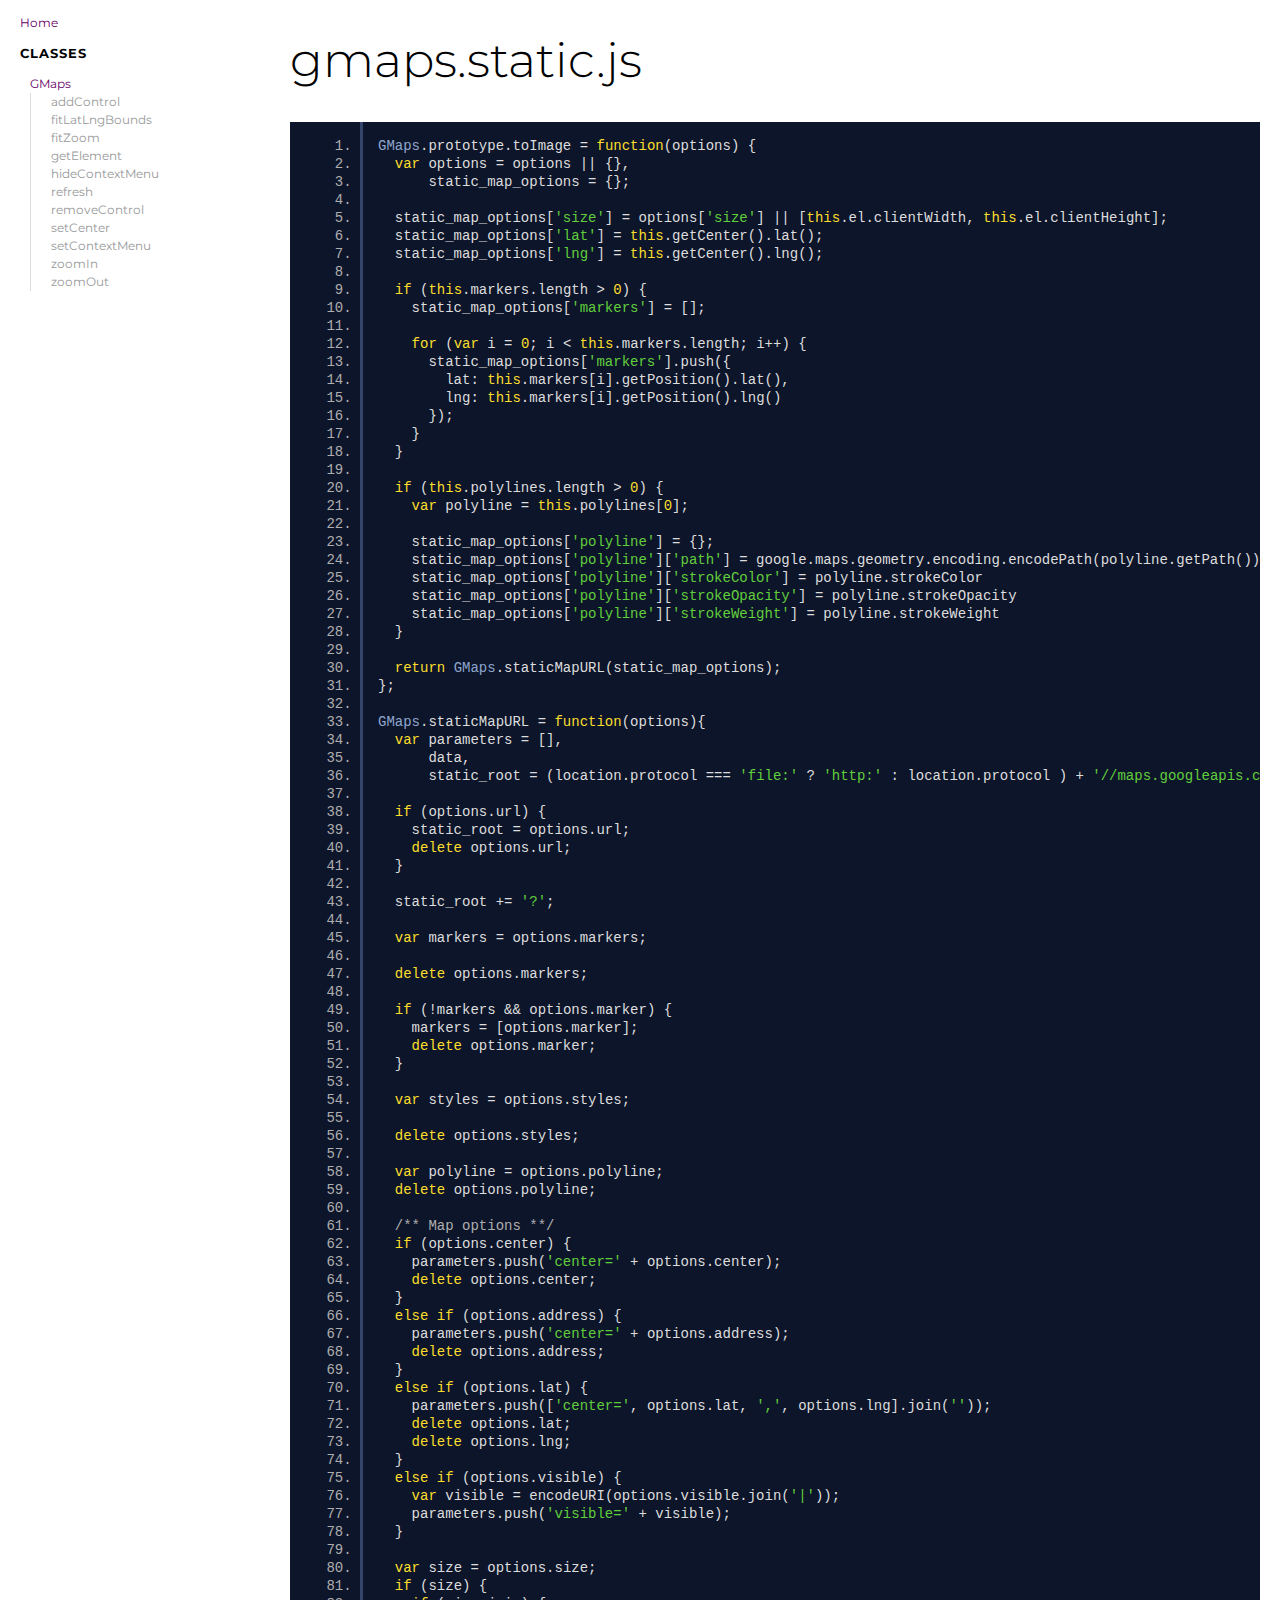
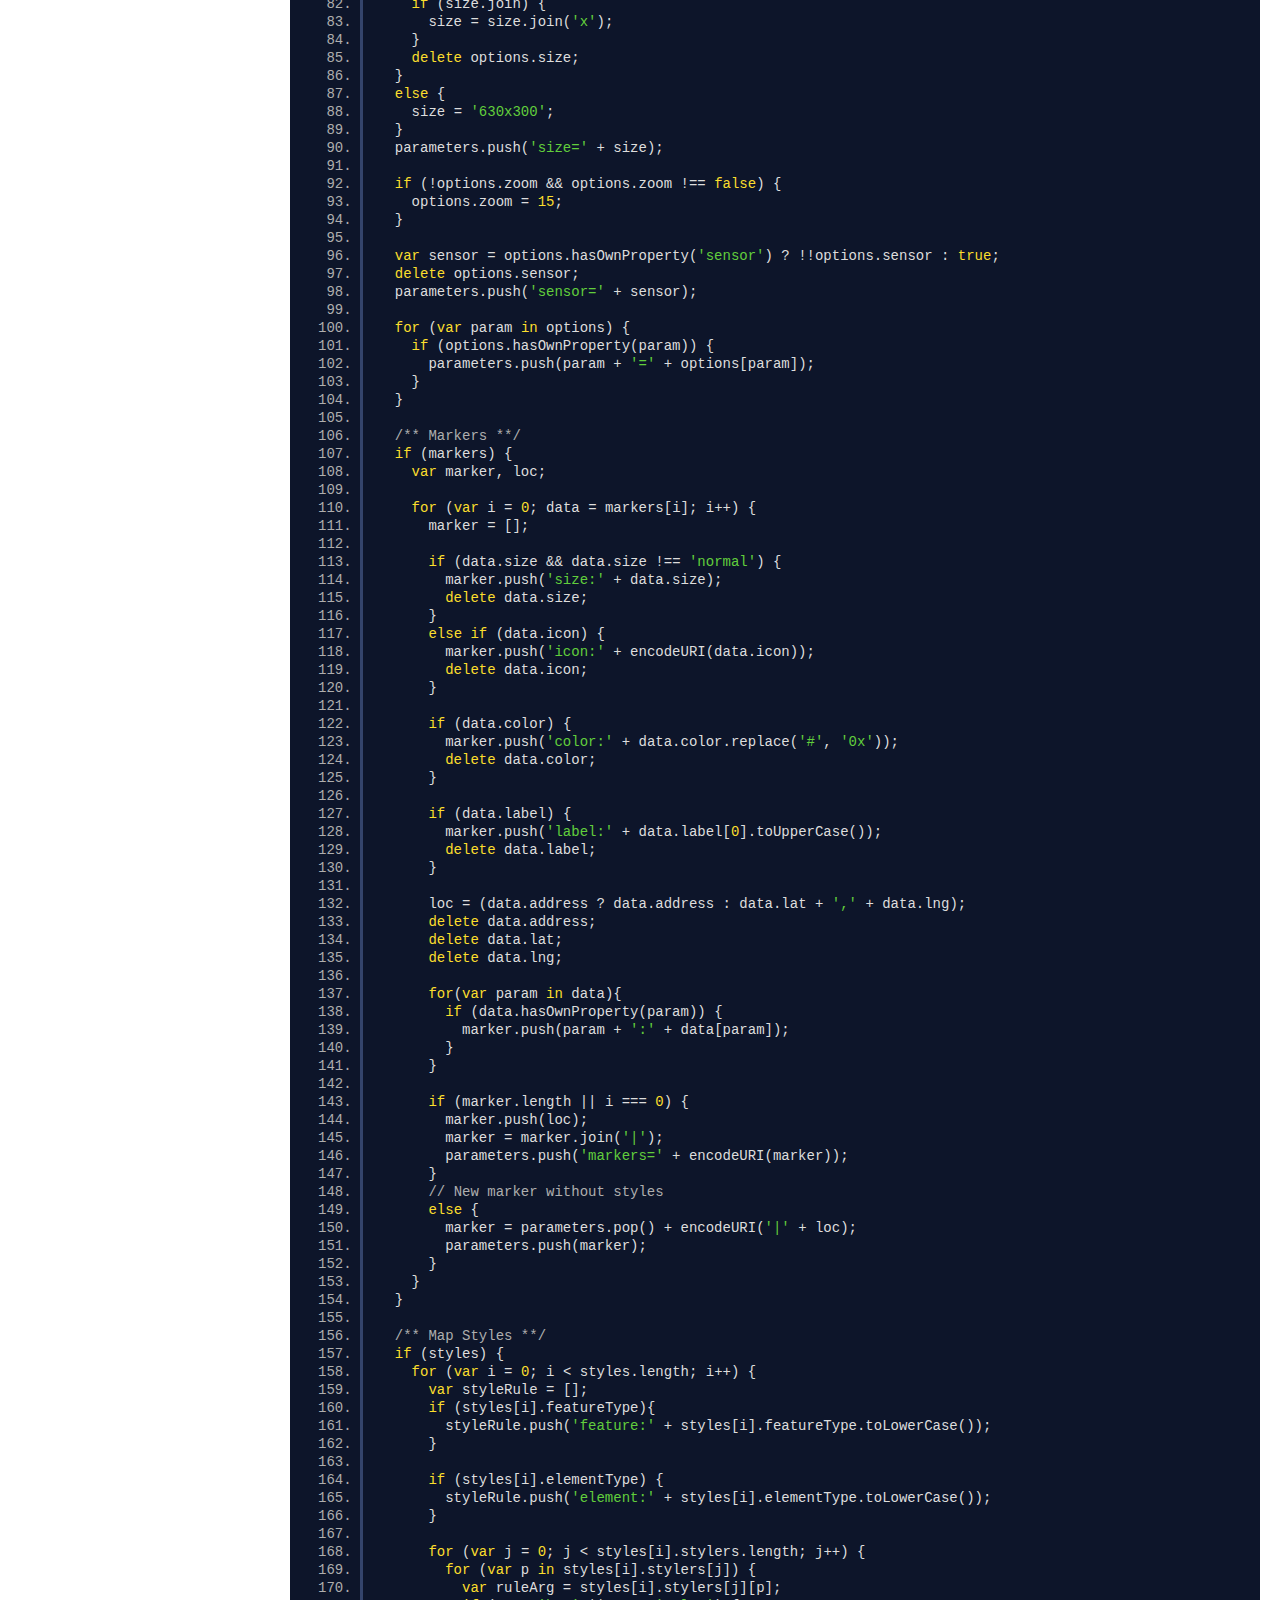
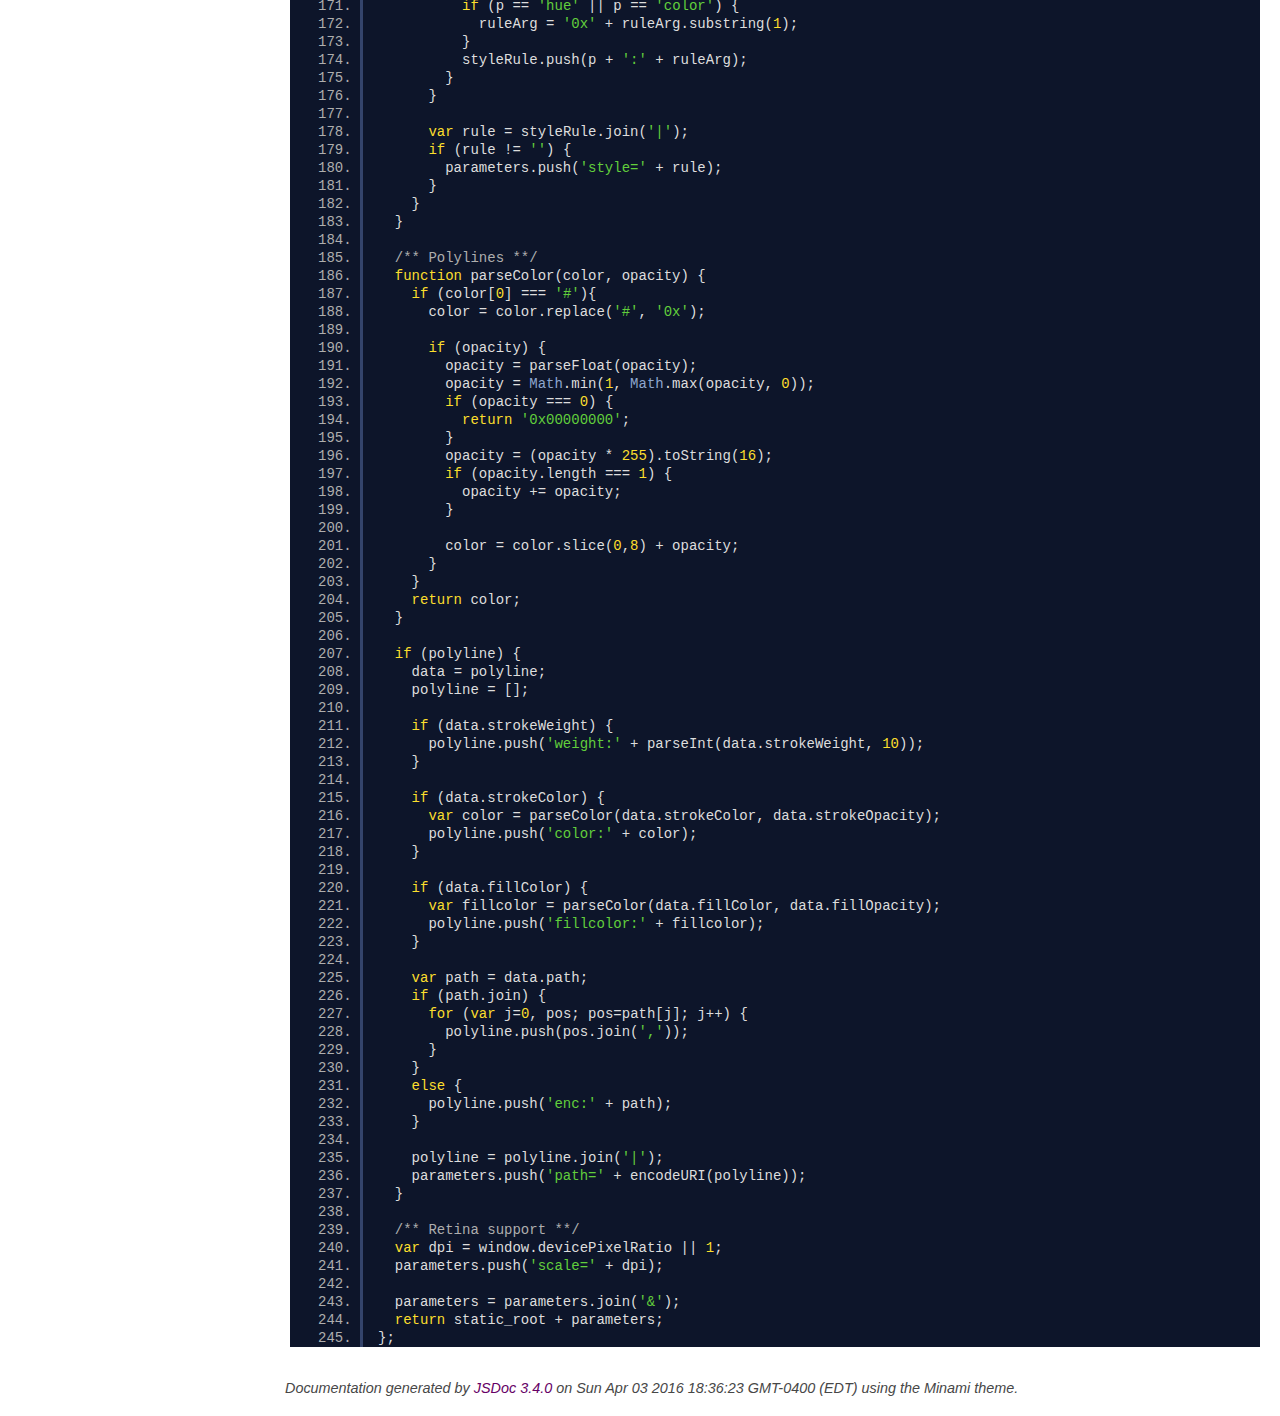
<file: lib/gmaps/docs/gmaps.static.js.html>
<!DOCTYPE html>
<html lang="en">
<head>
    <meta charset="utf-8">
    <title>gmaps.static.js - Documentation</title>

    <script src="scripts/prettify/prettify.js"></script>
    <script src="scripts/prettify/lang-css.js"></script>
    <!--[if lt IE 9]>
      <script src="//html5shiv.googlecode.com/svn/trunk/html5.js"></script>
    <![endif]-->
    <link type="text/css" rel="stylesheet" href="https://code.ionicframework.com/ionicons/2.0.1/css/ionicons.min.css">
    <link type="text/css" rel="stylesheet" href="styles/prettify.css">
    <link type="text/css" rel="stylesheet" href="styles/jsdoc.css">
</head>
<body>

<input type="checkbox" id="nav-trigger" class="nav-trigger" />
<label for="nav-trigger" class="navicon-button x">
  <div class="navicon"></div>
</label>

<label for="nav-trigger" class="overlay"></label>

<nav>
    <h2><a href="index.html">Home</a></h2><h3>Classes</h3><ul><li><a href="GMaps.html">GMaps</a><ul class='methods'><li data-type='method'><a href="GMaps.html#addControl">addControl</a></li><li data-type='method'><a href="GMaps.html#fitLatLngBounds">fitLatLngBounds</a></li><li data-type='method'><a href="GMaps.html#fitZoom">fitZoom</a></li><li data-type='method'><a href="GMaps.html#getElement">getElement</a></li><li data-type='method'><a href="GMaps.html#hideContextMenu">hideContextMenu</a></li><li data-type='method'><a href="GMaps.html#refresh">refresh</a></li><li data-type='method'><a href="GMaps.html#removeControl">removeControl</a></li><li data-type='method'><a href="GMaps.html#setCenter">setCenter</a></li><li data-type='method'><a href="GMaps.html#setContextMenu">setContextMenu</a></li><li data-type='method'><a href="GMaps.html#zoomIn">zoomIn</a></li><li data-type='method'><a href="GMaps.html#zoomOut">zoomOut</a></li></ul></li></ul>
</nav>

<div id="main">
    
    <h1 class="page-title">gmaps.static.js</h1>
    

    



    
    <section>
        <article>
            <pre class="prettyprint source linenums"><code>GMaps.prototype.toImage = function(options) {
  var options = options || {},
      static_map_options = {};

  static_map_options['size'] = options['size'] || [this.el.clientWidth, this.el.clientHeight];
  static_map_options['lat'] = this.getCenter().lat();
  static_map_options['lng'] = this.getCenter().lng();

  if (this.markers.length > 0) {
    static_map_options['markers'] = [];
    
    for (var i = 0; i &lt; this.markers.length; i++) {
      static_map_options['markers'].push({
        lat: this.markers[i].getPosition().lat(),
        lng: this.markers[i].getPosition().lng()
      });
    }
  }

  if (this.polylines.length > 0) {
    var polyline = this.polylines[0];
    
    static_map_options['polyline'] = {};
    static_map_options['polyline']['path'] = google.maps.geometry.encoding.encodePath(polyline.getPath());
    static_map_options['polyline']['strokeColor'] = polyline.strokeColor
    static_map_options['polyline']['strokeOpacity'] = polyline.strokeOpacity
    static_map_options['polyline']['strokeWeight'] = polyline.strokeWeight
  }

  return GMaps.staticMapURL(static_map_options);
};

GMaps.staticMapURL = function(options){
  var parameters = [],
      data,
      static_root = (location.protocol === 'file:' ? 'http:' : location.protocol ) + '//maps.googleapis.com/maps/api/staticmap';

  if (options.url) {
    static_root = options.url;
    delete options.url;
  }

  static_root += '?';

  var markers = options.markers;
  
  delete options.markers;

  if (!markers &amp;&amp; options.marker) {
    markers = [options.marker];
    delete options.marker;
  }

  var styles = options.styles;

  delete options.styles;

  var polyline = options.polyline;
  delete options.polyline;

  /** Map options **/
  if (options.center) {
    parameters.push('center=' + options.center);
    delete options.center;
  }
  else if (options.address) {
    parameters.push('center=' + options.address);
    delete options.address;
  }
  else if (options.lat) {
    parameters.push(['center=', options.lat, ',', options.lng].join(''));
    delete options.lat;
    delete options.lng;
  }
  else if (options.visible) {
    var visible = encodeURI(options.visible.join('|'));
    parameters.push('visible=' + visible);
  }

  var size = options.size;
  if (size) {
    if (size.join) {
      size = size.join('x');
    }
    delete options.size;
  }
  else {
    size = '630x300';
  }
  parameters.push('size=' + size);

  if (!options.zoom &amp;&amp; options.zoom !== false) {
    options.zoom = 15;
  }

  var sensor = options.hasOwnProperty('sensor') ? !!options.sensor : true;
  delete options.sensor;
  parameters.push('sensor=' + sensor);

  for (var param in options) {
    if (options.hasOwnProperty(param)) {
      parameters.push(param + '=' + options[param]);
    }
  }

  /** Markers **/
  if (markers) {
    var marker, loc;

    for (var i = 0; data = markers[i]; i++) {
      marker = [];

      if (data.size &amp;&amp; data.size !== 'normal') {
        marker.push('size:' + data.size);
        delete data.size;
      }
      else if (data.icon) {
        marker.push('icon:' + encodeURI(data.icon));
        delete data.icon;
      }

      if (data.color) {
        marker.push('color:' + data.color.replace('#', '0x'));
        delete data.color;
      }

      if (data.label) {
        marker.push('label:' + data.label[0].toUpperCase());
        delete data.label;
      }

      loc = (data.address ? data.address : data.lat + ',' + data.lng);
      delete data.address;
      delete data.lat;
      delete data.lng;

      for(var param in data){
        if (data.hasOwnProperty(param)) {
          marker.push(param + ':' + data[param]);
        }
      }

      if (marker.length || i === 0) {
        marker.push(loc);
        marker = marker.join('|');
        parameters.push('markers=' + encodeURI(marker));
      }
      // New marker without styles
      else {
        marker = parameters.pop() + encodeURI('|' + loc);
        parameters.push(marker);
      }
    }
  }

  /** Map Styles **/
  if (styles) {
    for (var i = 0; i &lt; styles.length; i++) {
      var styleRule = [];
      if (styles[i].featureType){
        styleRule.push('feature:' + styles[i].featureType.toLowerCase());
      }

      if (styles[i].elementType) {
        styleRule.push('element:' + styles[i].elementType.toLowerCase());
      }

      for (var j = 0; j &lt; styles[i].stylers.length; j++) {
        for (var p in styles[i].stylers[j]) {
          var ruleArg = styles[i].stylers[j][p];
          if (p == 'hue' || p == 'color') {
            ruleArg = '0x' + ruleArg.substring(1);
          }
          styleRule.push(p + ':' + ruleArg);
        }
      }

      var rule = styleRule.join('|');
      if (rule != '') {
        parameters.push('style=' + rule);
      }
    }
  }

  /** Polylines **/
  function parseColor(color, opacity) {
    if (color[0] === '#'){
      color = color.replace('#', '0x');

      if (opacity) {
        opacity = parseFloat(opacity);
        opacity = Math.min(1, Math.max(opacity, 0));
        if (opacity === 0) {
          return '0x00000000';
        }
        opacity = (opacity * 255).toString(16);
        if (opacity.length === 1) {
          opacity += opacity;
        }

        color = color.slice(0,8) + opacity;
      }
    }
    return color;
  }

  if (polyline) {
    data = polyline;
    polyline = [];

    if (data.strokeWeight) {
      polyline.push('weight:' + parseInt(data.strokeWeight, 10));
    }

    if (data.strokeColor) {
      var color = parseColor(data.strokeColor, data.strokeOpacity);
      polyline.push('color:' + color);
    }

    if (data.fillColor) {
      var fillcolor = parseColor(data.fillColor, data.fillOpacity);
      polyline.push('fillcolor:' + fillcolor);
    }

    var path = data.path;
    if (path.join) {
      for (var j=0, pos; pos=path[j]; j++) {
        polyline.push(pos.join(','));
      }
    }
    else {
      polyline.push('enc:' + path);
    }

    polyline = polyline.join('|');
    parameters.push('path=' + encodeURI(polyline));
  }

  /** Retina support **/
  var dpi = window.devicePixelRatio || 1;
  parameters.push('scale=' + dpi);

  parameters = parameters.join('&amp;');
  return static_root + parameters;
};
</code></pre>
        </article>
    </section>




</div>

<br class="clear">

<footer>
    Documentation generated by <a href="https://github.com/jsdoc3/jsdoc">JSDoc 3.4.0</a> on Sun Apr 03 2016 18:36:23 GMT-0400 (EDT) using the Minami theme.
</footer>

<script>prettyPrint();</script>
<script src="scripts/linenumber.js"></script>
</body>
</html>
</file>
<file: lib/gmaps/test/lib/jasmine.css>
body { background-color: #eeeeee; padding: 0; margin: 5px; overflow-y: scroll; }

#HTMLReporter { font-size: 11px; font-family: Monaco, "Lucida Console", monospace; line-height: 14px; color: #333333; }
#HTMLReporter a { text-decoration: none; }
#HTMLReporter a:hover { text-decoration: underline; }
#HTMLReporter p, #HTMLReporter h1, #HTMLReporter h2, #HTMLReporter h3, #HTMLReporter h4, #HTMLReporter h5, #HTMLReporter h6 { margin: 0; line-height: 14px; }
#HTMLReporter .banner, #HTMLReporter .symbolSummary, #HTMLReporter .summary, #HTMLReporter .resultMessage, #HTMLReporter .specDetail .description, #HTMLReporter .alert .bar, #HTMLReporter .stackTrace { padding-left: 9px; padding-right: 9px; }
#HTMLReporter #jasmine_content { position: fixed; right: 100%; }
#HTMLReporter .version { color: #aaaaaa; }
#HTMLReporter .banner { margin-top: 14px; }
#HTMLReporter .duration { color: #aaaaaa; float: right; }
#HTMLReporter .symbolSummary { overflow: hidden; *zoom: 1; margin: 14px 0; }
#HTMLReporter .symbolSummary li { display: block; float: left; height: 7px; width: 14px; margin-bottom: 7px; font-size: 16px; }
#HTMLReporter .symbolSummary li.passed { font-size: 14px; }
#HTMLReporter .symbolSummary li.passed:before { color: #5e7d00; content: "\02022"; }
#HTMLReporter .symbolSummary li.failed { line-height: 9px; }
#HTMLReporter .symbolSummary li.failed:before { color: #b03911; content: "x"; font-weight: bold; margin-left: -1px; }
#HTMLReporter .symbolSummary li.skipped { font-size: 14px; }
#HTMLReporter .symbolSummary li.skipped:before { color: #bababa; content: "\02022"; }
#HTMLReporter .symbolSummary li.pending { line-height: 11px; }
#HTMLReporter .symbolSummary li.pending:before { color: #aaaaaa; content: "-"; }
#HTMLReporter .exceptions { color: #fff; float: right; margin-top: 5px; margin-right: 5px; }
#HTMLReporter .bar { line-height: 28px; font-size: 14px; display: block; color: #eee; }
#HTMLReporter .runningAlert { background-color: #666666; }
#HTMLReporter .skippedAlert { background-color: #aaaaaa; }
#HTMLReporter .skippedAlert:first-child { background-color: #333333; }
#HTMLReporter .skippedAlert:hover { text-decoration: none; color: white; text-decoration: underline; }
#HTMLReporter .passingAlert { background-color: #a6b779; }
#HTMLReporter .passingAlert:first-child { background-color: #5e7d00; }
#HTMLReporter .failingAlert { background-color: #cf867e; }
#HTMLReporter .failingAlert:first-child { background-color: #b03911; }
#HTMLReporter .results { margin-top: 14px; }
#HTMLReporter #details { display: none; }
#HTMLReporter .resultsMenu, #HTMLReporter .resultsMenu a { background-color: #fff; color: #333333; }
#HTMLReporter.showDetails .summaryMenuItem { font-weight: normal; text-decoration: inherit; }
#HTMLReporter.showDetails .summaryMenuItem:hover { text-decoration: underline; }
#HTMLReporter.showDetails .detailsMenuItem { font-weight: bold; text-decoration: underline; }
#HTMLReporter.showDetails .summary { display: none; }
#HTMLReporter.showDetails #details { display: block; }
#HTMLReporter .summaryMenuItem { font-weight: bold; text-decoration: underline; }
#HTMLReporter .summary { margin-top: 14px; }
#HTMLReporter .summary .suite .suite, #HTMLReporter .summary .specSummary { margin-left: 14px; }
#HTMLReporter .summary .specSummary.passed a { color: #5e7d00; }
#HTMLReporter .summary .specSummary.failed a { color: #b03911; }
#HTMLReporter .description + .suite { margin-top: 0; }
#HTMLReporter .suite { margin-top: 14px; }
#HTMLReporter .suite a { color: #333333; }
#HTMLReporter #details .specDetail { margin-bottom: 28px; }
#HTMLReporter #details .specDetail .description { display: block; color: white; background-color: #b03911; }
#HTMLReporter .resultMessage { padding-top: 14px; color: #333333; }
#HTMLReporter .resultMessage span.result { display: block; }
#HTMLReporter .stackTrace { margin: 5px 0 0 0; max-height: 224px; overflow: auto; line-height: 18px; color: #666666; border: 1px solid #ddd; background: white; white-space: pre; }

#TrivialReporter { padding: 8px 13px; position: absolute; top: 0; bottom: 0; left: 0; right: 0; overflow-y: scroll; background-color: white; font-family: "Helvetica Neue Light", "Lucida Grande", "Calibri", "Arial", sans-serif; /*.resultMessage {*/ /*white-space: pre;*/ /*}*/ }
#TrivialReporter a:visited, #TrivialReporter a { color: #303; }
#TrivialReporter a:hover, #TrivialReporter a:active { color: blue; }
#TrivialReporter .run_spec { float: right; padding-right: 5px; font-size: .8em; text-decoration: none; }
#TrivialReporter .banner { color: #303; background-color: #fef; padding: 5px; }
#TrivialReporter .logo { float: left; font-size: 1.1em; padding-left: 5px; }
#TrivialReporter .logo .version { font-size: .6em; padding-left: 1em; }
#TrivialReporter .runner.running { background-color: yellow; }
#TrivialReporter .options { text-align: right; font-size: .8em; }
#TrivialReporter .suite { border: 1px outset gray; margin: 5px 0; padding-left: 1em; }
#TrivialReporter .suite .suite { margin: 5px; }
#TrivialReporter .suite.passed { background-color: #dfd; }
#TrivialReporter .suite.failed { background-color: #fdd; }
#TrivialReporter .spec { margin: 5px; padding-left: 1em; clear: both; }
#TrivialReporter .spec.failed, #TrivialReporter .spec.passed, #TrivialReporter .spec.skipped { padding-bottom: 5px; border: 1px solid gray; }
#TrivialReporter .spec.failed { background-color: #fbb; border-color: red; }
#TrivialReporter .spec.passed { background-color: #bfb; border-color: green; }
#TrivialReporter .spec.skipped { background-color: #bbb; }
#TrivialReporter .messages { border-left: 1px dashed gray; padding-left: 1em; padding-right: 1em; }
#TrivialReporter .passed { background-color: #cfc; display: none; }
#TrivialReporter .failed { background-color: #fbb; }
#TrivialReporter .skipped { color: #777; background-color: #eee; display: none; }
#TrivialReporter .resultMessage span.result { display: block; line-height: 2em; color: black; }
#TrivialReporter .resultMessage .mismatch { color: black; }
#TrivialReporter .stackTrace { white-space: pre; font-size: .8em; margin-left: 10px; max-height: 5em; overflow: auto; border: 1px inset red; padding: 1em; background: #eef; }
#TrivialReporter .finished-at { padding-left: 1em; font-size: .6em; }
#TrivialReporter.show-passed .passed, #TrivialReporter.show-skipped .skipped { display: block; }
#TrivialReporter #jasmine_content { position: fixed; right: 100%; }
#TrivialReporter .runner { border: 1px solid gray; display: block; margin: 5px 0; padding: 2px 0 2px 10px; }
</file>
<file: lib/gmaps/test/style.css>
body {
font-family: sans-serif;
}

h1, h2, h3, h4, h5, h6 {
  margin: 0;
  font-weight: lighter;
  text-transform: lowercase;
  font-variant: small-caps;
}

.map,
.panorama {
  width: 100%;
  height: 100px;
}

.with-columns {
  display: block;
  width: 100%;
  overflow: hidden;
}

.with-columns .map,
.with-columns .panorama {
  display: block;
  width: 50%;
  height: 150px;
  float: left;
}
</file>
<file: components/loader.css>
/**
 * This is an auto-generated code by Monaca JS/CSS Components.
 * Please do not edit by hand.
 */

/*** <GENERATED> ***/
</file>
<file: lib/onsenui/css/onsenui.css>
/*! onsenui - v2.3.2 - 2017-05-31 */
/*
Copyright 2013-2015 ASIAL CORPORATION

Licensed under the Apache License, Version 2.0 (the "License");
you may not use this file except in compliance with the License.
You may obtain a copy of the License at

   http://www.apache.org/licenses/LICENSE-2.0

Unless required by applicable law or agreed to in writing, software
distributed under the License is distributed on an "AS IS" BASIS,
WITHOUT WARRANTIES OR CONDITIONS OF ANY KIND, either express or implied.
See the License for the specific language governing permissions and
limitations under the License.

 */

@import url("ionicons/css/ionicons.min.css");
@import url("material-design-iconic-font/css/material-design-iconic-font.min.css");
@import url("font_awesome/css/font-awesome.min.css");

/* custom elements */
ons-page, ons-navigator,
ons-split-view, ons-sliding-menu, ons-tabbar,
ons-gesture-detector {
  display: block;
}

ons-navigator,
ons-tabbar,
ons-action-sheet,
ons-dialog,
ons-toast,
ons-alert-dialog {
  position: absolute;
  top: 0;
  left: 0;
  bottom: 0;
  right: 0;
  overflow: hidden;
}

ons-toast {
  pointer-events: none;
}

ons-toast .toast {
  pointer-events: auto;
}

ons-tab {
  -webkit-transform: translate3d(0, 0, 0);
          transform: translate3d(0, 0, 0);
}

ons-page, ons-navigator, ons-tabbar, ons-sliding-menu, ons-split-view, ons-dialog, ons-alert-dialog, ons-action-sheet, ons-toast {
  z-index: 2;
}

ons-fab, ons-speed-dial {
  z-index: 10001;
}

* {
  -webkit-touch-callout: none;
  -webkit-user-select: none;
  -webkit-tap-highlight-color: rgba(0, 0, 0, 0) !important;
}

input, textarea {
  -webkit-user-select: auto;
  -moz-user-select: text;
}

ons-toolbar:not([inline]), ons-bottom-toolbar {
  position: absolute;
  left: 0;
  right: 0;
  z-index: 10000;
}
ons-toolbar:not([inline]) {
  top: 0;
}
ons-bottom-toolbar {
  bottom: 0;
}

.page, .page__content {
  background-color: transparent !important;
  background: transparent !important;
}

.page__content {
  overflow: auto;
  -webkit-overflow-scrolling: touch;
  z-index: 0;
  -ms-touch-action: pan-y;
}

.toolbar + .page__background + .page__content {
  margin-top: -1px;
  top: 44px;
}

.toolbar--material + .page__background + .page__content {
  top: 56px;
}

.page[status-bar-fill] > .page__content {
  top: 20px;
}

.page[status-bar-fill] > .toolbar {
  padding-top: 20px;
  box-sizing: content-box;
}

.page[status-bar-fill] > .toolbar + .page__background + .page__content {
  top: 64px;
}

.page[status-bar-fill] > .toolbar--material + .page__background + .page__content {
  top: 76px;
}

ons-tabbar[status-bar-fill] > .tabbar--top__content {
  top: 71px;
}

ons-tabbar[status-bar-fill] > .tabbar--top {
  padding-top: 22px;
}

ons-tabbar[position="top"] .page[status-bar-fill] > .page__content {
  top: 0px;
}

.toolbar + .page__background + .page__content ons-tabbar[status-bar-fill] > .tabbar--top {
  top: 0px;
}

.toolbar + .page__background + .page__content ons-tabbar[status-bar-fill] > .tabbar--top__content {
  top: 49px;
}

.page-with-bottom-toolbar > .page__content {
  bottom: 44px;
}

ons-action-sheet[disabled],
ons-dialog[disabled],
ons-alert-dialog[disabled],
ons-popover[disabled] {
  pointer-events: none;
  opacity: 0.75;
}

ons-list-item[disabled] {
   pointer-events: none;
}

ons-pull-hook {
  position: relative;
  display: block;
  margin: auto;
  text-align: center;
  z-index: 20002;
}

ons-splitter {
  overflow: hidden;
}

ons-splitter, ons-splitter-mask, ons-splitter-content, ons-splitter-side {
  display: block;
  position: absolute;
  left: 0;
  right: 0;
  top: 0;
  bottom: 0;
  box-sizing: border-box;
  z-index: 0;
}

ons-splitter-mask {
  z-index: 4;
  background-color: rgba(0, 0, 0, 0.1);
  display: none;
  opacity: 0;
}

ons-splitter-content {
  z-index: 2;
}

ons-splitter-side {
  right: auto;
  z-index: 2;
}

ons-splitter-side[side="right"] {
  right: 0;
  left: auto;
}

ons-splitter-side[mode="collapse"] {
  z-index: 5;
  left: auto;
  right: 100%;
}

ons-splitter-side[side="right"][mode="collapse"] {
  right: auto;
  left: 100%;
}

ons-splitter-side[mode="split"] {
  z-index: 3;
}

ons-toolbar-button > ons-icon[icon*="ion-"] {
  font-size: 26px;
}

ons-range, ons-select {
  display: inline-block;
}

ons-range > input {
  min-width: 50px;
  width: 100%;
}

ons-select > select {
  width: 100%;
}

/*
Copyright 2013-2015 ASIAL CORPORATION

Licensed under the Apache License, Version 2.0 (the "License");
you may not use this file except in compliance with the License.
You may obtain a copy of the License at

   http://www.apache.org/licenses/LICENSE-2.0

Unless required by applicable law or agreed to in writing, software
distributed under the License is distributed on an "AS IS" BASIS,
WITHOUT WARRANTIES OR CONDITIONS OF ANY KIND, either express or implied.
See the License for the specific language governing permissions and
limitations under the License.

 */

ons-carousel {
  display: block;
  position: relative;
  width: 100%;
  overflow: hidden;
}

ons-carousel-item {
  display: block;
  height: 100%;
  visibility: hidden;
}

ons-carousel[fullscreen] {
  position: absolute;
  top: 0px;
  right: 0px;
  left: 0px;
  bottom: 0px;
  box-sizing: border-box;
}

ons-carousel[disabled] {
  pointer-events: none;
  opacity: 0.75;
}

ons-row {
  display: -webkit-box;
  display: -webkit-flex;
  display: -moz-box;
  display: -moz-flex;
  display: -ms-flexbox;
  display: flex;
  -webkit-flex-wrap: wrap;
          flex-wrap: wrap;
  width: 100%;
  box-sizing: border-box;
}

ons-row[vertical-align="top"], ons-row[align="top"] {
  -webkit-box-align: start;
  box-align: start;
  -ms-flex-align: start;
  -webkit-align-items: flex-start;
  -moz-align-items: flex-start;
  align-items: flex-start;
}

ons-row[vertical-align="bottom"], ons-row[align="bottom"] {
  -webkit-box-align: end;
  box-align: end;
  -ms-flex-align: end;
  -webkit-align-items: flex-end;
  -moz-align-items: flex-end;
  align-items: flex-end;
}

ons-row[vertical-align="center"], ons-row[align="center"] {
  -webkit-box-align: center;
  box-align: center;
  -ms-flex-align: center;
  -webkit-align-items: center;
  -moz-align-items: center;
  align-items: center;
  text-align: inherit;
}

ons-row + ons-row {
  padding-top: 0;
}

ons-col {
  -webkit-box-flex: 1;
  -webkit-flex: 1;
  -moz-box-flex: 1;
  -moz-flex: 1;
  -ms-flex: 1;
  flex: 1;
  display: block;
  width: 100%;
  box-sizing: border-box;
}

ons-col[vertical-align="top"], ons-col[align="top"] {
  -webkit-align-self: flex-start;
  -moz-align-self: flex-start;
  -ms-flex-item-align: start;
  align-self: flex-start;
}

ons-col[vertical-align="bottom"], ons-col[align="bottom"] {
  -webkit-align-self: flex-end;
  -moz-align-self: flex-end;
  -ms-flex-item-align: end;
  align-self: flex-end; }

ons-col[vertical-align="center"], ons-col[align="center"] {
  -webkit-align-self: center;
  -moz-align-self: center;
  -ms-flex-item-align: center;
  text-align: inherit;
}


/*
Copyright 2013-2015 ASIAL CORPORATION

Licensed under the Apache License, Version 2.0 (the "License");
you may not use this file except in compliance with the License.
You may obtain a copy of the License at

   http://www.apache.org/licenses/LICENSE-2.0

Unless required by applicable law or agreed to in writing, software
distributed under the License is distributed on an "AS IS" BASIS,
WITHOUT WARRANTIES OR CONDITIONS OF ANY KIND, either express or implied.
See the License for the specific language governing permissions and
limitations under the License.

 */

.ons-icon {
  display: inline-block;
  line-height: inherit;
  font-style: normal;
  font-weight: normal;
  -webkit-font-smoothing: antialiased;
  -moz-osx-font-smoothing: grayscale;
}

:not(ons-toolbar-button):not(ons-action-sheet-button) > .ons-icon--ion {
  line-height: 0.75em;
  vertical-align: -25%;
}

ons-icon[spin] {
  -webkit-animation: ons-icon-spin 2s infinite linear;
  -moz-animation: ons-icon-spin 2s infinite linear;
  animation: ons-icon-spin 2s infinite linear;
}

@-moz-keyframes ons-icon-spin {
  0% {
    -moz-transform: rotate(0deg);
  }
  100% {
    -moz-transform: rotate(359deg);
  }
}

@-webkit-keyframes ons-icon-spin {
  0% {
    -webkit-transform: rotate(0deg);
  }
  100% {
    -webkit-transform: rotate(359deg);
  }
}

@keyframes ons-icon-spin {
  0% {
    -webkit-transform: rotate(0deg);
    transform: rotate(0deg);
  }
  100% {
    -webkit-transform: rotate(359deg);
    transform: rotate(359deg);
  }
}

.ons-icon[rotate="90"] {
  -webkit-transform: rotate(90deg);
  -moz-transform: rotate(90deg);
  transform: rotate(90deg);
}

.ons-icon[rotate="180"] {
  -webkit-transform: rotate(180deg);
  -moz-transform: rotate(180deg);
  transform: rotate(180deg);
}

.ons-icon[rotate="270"] {
  -webkit-transform: rotate(270deg);
  -moz-transform: rotate(270deg);
  transform: rotate(270deg);
}

ons-icon[fixed-width] {
  width: 1.28571429em;
  text-align: center;
}

.ons-icon--lg {
  font-size: 1.33333333em;
  line-height: 0.75em;
  vertical-align: -15%;
}

.ons-icon--2x {
  font-size: 2em;
}

.ons-icon--3x {
  font-size: 3em;
}

.ons-icon--4x {
  font-size: 4em;
}

.ons-icon--5x {
  font-size: 5em;
}

ons-input {
  display: inline-block;
  position: relative;
}

ons-input .text-input__container,
ons-input .text-input__container input {
  width: 100%;
  display: inline-block;
}

ons-input .text-input__label:not(.text-input--material__label) {
  display: none;
}

ons-input:not([float]) .text-input--material__label--active {
  display: none;
}

ons-input[disabled] {
  opacity: 0.5;
  pointer-events: none;
}

ons-input input.text-input--material::-webkit-input-placeholder {
  color: transparent;
}

ons-input input.text-input--material::-moz-placeholder {
  color: transparent;
}

ons-input input.text-input--material:-ms-input-placeholder {
  color: transparent;
}

/*
Copyright 2013-2015 ASIAL CORPORATION

Licensed under the Apache License, Version 2.0 (the "License");
you may not use this file except in compliance with the License.
You may obtain a copy of the License at

   http://www.apache.org/licenses/LICENSE-2.0

Unless required by applicable law or agreed to in writing, software
distributed under the License is distributed on an "AS IS" BASIS,
WITHOUT WARRANTIES OR CONDITIONS OF ANY KIND, either express or implied.
See the License for the specific language governing permissions and
limitations under the License.

 */

ons-progress-bar {
  display: block;
}

ons-progress-circular {
  display: inline-block;
  width: 42px;
  height: 42px;
}

ons-progress-circular > svg.progress-circular {
  width: 100%;
  height: 100%;
}

/*
Copyright 2013-2015 ASIAL CORPORATION

Licensed under the Apache License, Version 2.0 (the "License");
you may not use this file except in compliance with the License.
You may obtain a copy of the License at

   http://www.apache.org/licenses/LICENSE-2.0

Unless required by applicable law or agreed to in writing, software
distributed under the License is distributed on an "AS IS" BASIS,
WITHOUT WARRANTIES OR CONDITIONS OF ANY KIND, either express or implied.
See the License for the specific language governing permissions and
limitations under the License.

 */
.ripple {
  display: block;
  position: absolute;
  overflow: hidden;
  top: 0;
  left: 0;
  right: 0;
  bottom: 0;
  pointer-events: none;
}

ons-list-item .ripple__wave, ons-list-item .ripple__background,
.button--material--flat .ripple__wave, .button--material--flat .ripple__background{
  background: rgba(189, 189, 189, 0.3);
}

.ripple__background {
  background: rgba(255, 255, 255, 0.2);
  position: absolute;
  top: 0;
  left: 0;
  right: 0;
  bottom: 0;
  opacity: 0;
  pointer-events: none;
}

.ripple__wave {
  background: rgba(255, 255, 255, 0.2);
  width: 0;
  height: 0;
  border-radius: 50%;
  position: absolute;
  top: 0;
  left: 0;
  z-index: 0;
  pointer-events: none;
}

/*
Copyright 2013-2015 ASIAL CORPORATION

Licensed under the Apache License, Version 2.0 (the "License");
you may not use this file except in compliance with the License.
You may obtain a copy of the License at

   http://www.apache.org/licenses/LICENSE-2.0

Unless required by applicable law or agreed to in writing, software
distributed under the License is distributed on an "AS IS" BASIS,
WITHOUT WARRANTIES OR CONDITIONS OF ANY KIND, either express or implied.
See the License for the specific language governing permissions and
limitations under the License.

*/

ons-sliding-menu {
  position: absolute;
  left: 0px;
  right: 0px;
  top: 0px;
  bottom: 0px;
  z-index: 0;
  overflow-x: hidden;
}

.onsen-sliding-menu__menu,
.onsen-sliding-menu__main {
  position: absolute;
  top: 0px;
  left: 0px;
  bottom: 0px;
  right: 0px;
  z-index: 0;
  margin: 0;
  padding: 0;
}

.onsen-sliding-menu__menu {
  opacity: 0;
}


/*
Copyright 2013-2015 ASIAL CORPORATION

Licensed under the Apache License, Version 2.0 (the "License");
you may not use this file except in compliance with the License.
You may obtain a copy of the License at

   http://www.apache.org/licenses/LICENSE-2.0

Unless required by applicable law or agreed to in writing, software
distributed under the License is distributed on an "AS IS" BASIS,
WITHOUT WARRANTIES OR CONDITIONS OF ANY KIND, either express or implied.
See the License for the specific language governing permissions and
limitations under the License.

*/

ons-split-view {
  position: absolute;
  left: 0px;
  right: 0px;
  top: 0px;
  bottom: 0px;
  z-index: 0;
  overflow: hidden;
}

.onsen-split-view__secondary {
  opacity: 0;
  width: 100%;
}

.onsen-split-view__secondary,
.onsen-split-view__main {
  position: absolute;
  top: 0px;
  left: 0px;
  bottom: 0px;
  right: 0px;
  z-index: 0;
  overflow-x: hidden; 
}
</file>
<file: css/style.css>
/* START Top page */
#toppage .page__background {
    background-image: url('../image/top.jpg');
    background-size: cover top;
    background-position: center;
    -moz-background-size:cover;
    background-size:cover;
    width: 375px;
    height: 667px;
}

.toppage-container {
    margin: 200px 0 0 0;
    text-align: center;
}

.title-name {
    font-family: 'Bloodyslime';
    font-size: 40px;
    color: #990000;
}

.start-button {
    font-family: 'Bloodyslime';
    font-size: 60px;
    color: #990000;
    margin-top: 190px;
}
/* END Top page */

/* START 戻るボタン */
/* Add by iris */
/* http://yzgwyskw.hatenablog.com/entry/2013/06/19/020658 */
.left {
    position: absolute;
    left: 0px;
    top: 10px;

    -webkit-box-sizing: border-box;
    -moz-box-sizing: border-box;
    -o-box-sizing: border-box;
    -ms-box-sizing: border-box;
    box-sizing: border-box;
}
font.back-button {
    color: #990000;
    background-color: black;
    font-family: 'onryou';
    font-weight: bold;
    font-size: 20px;
}
/* END 戻るボタン */

#menu .page__background{
    background-color: black;
}

.container-inner {
    text-align: center;
}

.menu-title-text {
    font-family: 'Bloodyslime';
    font-size: 80px;
    color: orange;
    margin: 60px 0 100px;
}

.select-menu {
    font-family: 'onryou';
    font-size: 30px;
    color: white;
    margin: 70px 0;
}

/* Gather */
#gather .page__background{
    background-color: black;
}

.gather-title-text {
    font-family: 'onryou';
    font-size: 60px;
    color: orange;
    margin: 60px 0;
    text-align: center;
}

.gathered-member {
    height: 70px;
}

.member-number {
    font-family: 'Bloodyslime';
    font-size: 25px;
    color: white;
    margin: 0 0 0 20px;
    width: 130px;
    float: left;
}

.member-name {
    font-family: 'Bloodyslime';
    font-size: 25px;
    color: white;
    margin: 0;
}

.next-button {
    font-family: 'Bloodyslime';
    font-size: 50px;
    color: red;
    margin: 60px 0 50px 250px;
}

/* Gather load */
#gather-load .page__background{
    background-color: black;
}

.gather-load-title-text {
    font-family: 'onryou';
    font-size: 60px;
    color: orange;
    margin: 60px 0;
    text-align: center;
}

.gather-load-member {
    height: 70px;
}

.gather-load-member-number {
    font-family: 'Bloodyslime';
    font-size: 25px;
    color: white;
    margin: 0 0 0 20px;
    width: 130px;
    float: left;
}

.gather-load-member-name {
    font-family: 'Bloodyslime';
    font-size: 25px;
    color: white;
    margin: 0;
}

/* Role */
#role .page__background {
    background-color: black;
}

.role-title-text {
    font-family: 'onryou';
    font-size: 60px;
    color: orange;
    margin: 60px 0;
    text-align: center;
}

.role-member {
    height: 40px;
}

.role-member-name {
    font-family: 'Bloodyslime';
    font-size: 25px;
    color: white;
    margin: 0 0 0 20px;
    float: left;
}

.role-member-checkbox {
    margin: 0 70px 0 0;
    float: right;
}

.role-explain {
    margin: 20px 0 0 20px;
    width: 200px;
    float: left;
}

.role-explain-checkbox {
    float: left;
}

.role-explain-text{
    font-family: 'onryou';
    font-size: 25px;
    margin: 0 0 0 80px;
    color: white;
}

#ranking .page__background {
    background-color: black;
}

.ranking-title-text {
    font-family: 'Bloodyslime';
    font-size: 80px;
    color: orange;
    margin: 60px 0;
    text-align: center;
}

.ranking-member {
    height: 70px;
}

.ranking-member-name {
    font-family: 'Bloodyslime';
    font-size: 25px;
    color: white;
    margin: 0 0 0 20px;
    width: 200px;
    float: left;
}

.ranking-member-score {
    font-family: 'Bloodyslime';
    font-size: 25px;
    color: white;
    margin: 0;
}

.ranking-text-onryou {
    font-family: 'onryou';
    font-size: 25px;
    color: white;
    margin:20px;
    width: 200px;
}

.ranking-text-bloodyslime {
    font-family: 'bloodyslime';
    font-size: 40px;
    color: white;
    margin: 0 0 0 20px;
    text-align: center;
}

/* Loading */
#loading .page__background{
    background-color: black;
}

.loading-text {
    font-family: 'onryou';
    font-size: 50px;
    color: orange;
    margin: 250px 0 100px;
}



@font-face {
    font-family: 'Bloodyslime';
    src: url("../font/Bloodyslime/Bloodyslime.TTF");
}

@font-face {
    font-family: 'onryou';
    src: url("../font/onryou/onryou.TTF");
}
</file>
<file: lib/gmaps/docs/styles/prettify.css>
.pln {
  color: #ddd;
}

/* string content */
.str {
  color: #61ce3c;
}

/* a keyword */
.kwd {
  color: #fbde2d;
}

/* a comment */
.com {
  color: #aeaeae;
}

/* a type name */
.typ {
  color: #8da6ce;
}

/* a literal value */
.lit {
  color: #fbde2d;
}

/* punctuation */
.pun {
  color: #ddd;
}

/* lisp open bracket */
.opn {
  color: #000000;
}

/* lisp close bracket */
.clo {
  color: #000000;
}

/* a markup tag name */
.tag {
  color: #c82829;
}

/* a markup attribute name */
.atn {
  color: #f5871f;
}

/* a markup attribute value */
.atv {
  color: #3e999f;
}

/* a declaration */
.dec {
  color: #f5871f;
}

/* a variable name */
.var {
  color: #c82829;
}

/* a function name */
.fun {
  color: #4271ae;
}

/* Specify class=linenums on a pre to get line numbering */
ol.linenums {
  margin-top: 0;
  margin-bottom: 0;
}
</file>
<file: lib/gmaps/docs/styles/jsdoc.css>
@import url(https://fonts.googleapis.com/css?family=Montserrat:400,700);

* {
  box-sizing: border-box
}

html, body {
  height: 100%;
  width: 100%;
}

body {
  color: #4d4e53;
  background-color: white;
  margin: 0 auto;
  padding: 0 20px;
  font-family: 'Helvetica Neue', Helvetica, sans-serif;
  font-size: 16px;
  line-height: 160%;
}

a,
a:active {
  color: #606;
  text-decoration: none;
}

a:hover {
  text-decoration: none;
}

article a {
  border-bottom: 1px solid #ddd;
}

article a:hover, article a:active {
  border-bottom-color: #222;
}

p, ul, ol, blockquote {
  margin-bottom: 1em;
}

h1, h2, h3, h4, h5, h6 {
  font-family: 'Montserrat', sans-serif;
}

h1, h2, h3, h4, h5, h6 {
  color: #000;
  font-weight: 400;
  margin: 0;
}

h1 {
  font-weight: 300;
  font-size: 48px;
  margin: 1em 0 .5em;
}

h1.page-title {
  font-size: 48px;
  margin: 1em 30px;
}

h2 {
  font-size: 24px;
  margin: 1.5em 0 .3em;
}

h3 {
  font-size: 24px;
  margin: 1.2em 0 .3em;
}

h4 {
  font-size: 18px;
  margin: 1em 0 .2em;
  color: #4d4e53;
}

h4.name {
  color: #fff;
  background: #6d426d;
  box-shadow: 0 .25em .5em #d3d3d3;
  border-top: 1px solid #d3d3d3;
  border-bottom: 1px solid #d3d3d3;
  margin: 1.5em 0 0.5em;
  padding: .75em 0 .75em 10px;
}

h5, .container-overview .subsection-title {
  font-size: 120%;
  letter-spacing: -0.01em;
  margin: 8px 0 3px 0;
}

h6 {
  font-size: 100%;
  letter-spacing: -0.01em;
  margin: 6px 0 3px 0;
  font-style: italic;
}

tt, code, kbd, samp {
  font-family: Consolas, Monaco, 'Andale Mono', monospace;
  background: #f4f4f4;
  padding: 1px 5px;
}

.class-description {
  font-size: 130%;
  line-height: 140%;
  margin-bottom: 1em;
  margin-top: 1em;
}

.class-description:empty {
  margin: 0
}

#main {
  float: right;
  min-width: 360px;
  width: calc(100% - 240px);
}

header {
  display: block
}

section {
  display: block;
  background-color: #fff;
  padding: 0 0 0 30px;
}

.variation {
  display: none
}

.signature-attributes {
  font-size: 60%;
  color: #eee;
  font-style: italic;
  font-weight: lighter;
}

nav {
  float: left;
  display: block;
  width: 250px;
  background: #fff;
  overflow: auto;
  position: fixed;
  height: 100%;
}

nav h3 {
  margin-top: 12px;
  font-size: 13px;
  text-transform: uppercase;
  letter-spacing: 1px;
  font-weight: 700;
  line-height: 24px;
  margin: 15px 0 10px;
  padding: 0;
  color: #000;
}

nav ul {
  font-family: 'Lucida Grande', 'Lucida Sans Unicode', arial, sans-serif;
  font-size: 100%;
  line-height: 17px;
  padding: 0;
  margin: 0;
  list-style-type: none;
}

nav ul a,
nav ul a:active {
  font-family: 'Montserrat', sans-serif;
  line-height: 18px;
  padding: 0;
  display: block;
  font-size: 12px;
}

nav a:hover,
nav a:active {
  color: #606;
}

nav > ul {
  padding: 0 10px;
}

nav > ul > li > a {
  color: #606;
}

nav ul ul {
  margin-bottom: 10px
}

nav ul ul a {
  color: hsl(207, 1%, 60%);
  border-left: 1px solid hsl(207, 10%, 86%);
}

nav ul ul a,
nav ul ul a:active {
  padding-left: 20px
}

nav h2 {
   font-size: 12px;
   margin: 0;
   padding: 0;
}

nav > h2 > a {
   display: block;
   margin: 10px 0 -10px;
   color: #606 !important;
}

footer {
  color: hsl(0, 0%, 28%);
  margin-left: 250px;
  display: block;
  padding: 15px;
  font-style: italic;
  font-size: 90%;
}

.ancestors {
  color: #999
}

.ancestors a {
   color: #999 !important;
}

.clear {
  clear: both
}

.important {
  font-weight: bold;
  color: #950B02;
}

.yes-def {
  text-indent: -1000px
}

.type-signature {
  color: #CA79CA
}

.type-signature:last-child {
  color: #eee;
}

.name, .signature {
  font-family: Consolas, Monaco, 'Andale Mono', monospace
}

.signature {
    color: #fc83ff;
}

.details {
  margin-top: 6px;
  border-left: 2px solid #DDD;
  line-height: 20px;
  font-size: 14px;
}

.details dt {
   width: 120px;
   float: left;
   padding-left: 10px;
}

.details dd {
   margin-left: 70px;
   margin-top: 6px;
   margin-bottom: 6px;
}

.details ul {
   margin: 0
}

.details ul {
   list-style-type: none
}

.details pre.prettyprint {
   margin: 0
}

.details .object-value {
   padding-top: 0
}

.description {
  margin-bottom: 1em;
  margin-top: 1em;
}

.code-caption {
  font-style: italic;
  font-size: 107%;
  margin: 0;
}

.prettyprint {
  font-size: 14px;
  overflow: auto;
}

.prettyprint.source {
  width: inherit;
  line-height: 18px;
  display: block;
  background-color: #0d152a;
  color: #aeaeae;
}

.prettyprint code {
  line-height: 18px;
  display: block;
  background-color: #0d152a;
  color: #4D4E53;
}

.prettyprint > code {
  padding: 15px;
}

.prettyprint .linenums code {
  padding: 0 15px
}

.prettyprint .linenums li:first-of-type code {
  padding-top: 15px
}

.prettyprint code span.line {
  display: inline-block
}

.prettyprint.linenums {
  padding-left: 70px;
  -webkit-user-select: none;
  -moz-user-select: none;
  -ms-user-select: none;
  user-select: none;
}

.prettyprint.linenums ol {
   padding-left: 0
}

.prettyprint.linenums li {
   border-left: 3px #34446B solid;
}

.prettyprint.linenums li.selected, .prettyprint.linenums li.selected * {
   background-color: #34446B;
}

.prettyprint.linenums li * {
   -webkit-user-select: text;
   -moz-user-select: text;
   -ms-user-select: text;
   user-select: text;
}

.params, .props {
  border-spacing: 0;
  border: 1px solid #ddd;
  border-collapse: collapse;
  border-radius: 3px;
  box-shadow: 0 1px 3px rgba(0,0,0,0.1);
  width: 100%;
  font-size: 14px;
  margin: 1em 0;
}

.params td, .params .name, .props .name, .name code {
   color: #4D4E53;
   font-family: Consolas, Monaco, 'Andale Mono', monospace;
   font-size: 100%;
}

.params td, .params th, .props td, .props th {
   margin: 0px;
   text-align: left;
   vertical-align: top;
   padding: 10px;
   display: table-cell;
}

.params td {
   border-top: 1px solid #eee
}

.params thead tr, .props thead tr {
   background-color: #fff;
   font-weight: bold;
}

.params .params thead tr, .props .props thead tr {
   background-color: #fff;
   font-weight: bold;
}

.params td.description > p:first-child, .props td.description > p:first-child {
   margin-top: 0;
   padding-top: 0;
}

.params td.description > p:last-child, .props td.description > p:last-child {
   margin-bottom: 0;
   padding-bottom: 0;
}

span.param-type, .params td .param-type, .param-type dd {
   color: #606;
  font-family: Consolas, Monaco, 'Andale Mono', monospace
}

.param-type dt, .param-type dd {
  display: inline-block
}

.param-type {
  margin: 14px 0;
}

.disabled {
  color: #454545
}

/* navicon button */
.navicon-button {
  display: none;
  position: relative;
  padding: 2.0625rem 1.5rem;
  transition: 0.25s;
  cursor: pointer;
  -webkit-user-select: none;
     -moz-user-select: none;
      -ms-user-select: none;
          user-select: none;
  opacity: .8;
}
.navicon-button .navicon:before, .navicon-button .navicon:after {
  transition: 0.25s;
}
.navicon-button:hover {
  transition: 0.5s;
  opacity: 1;
}
.navicon-button:hover .navicon:before, .navicon-button:hover .navicon:after {
  transition: 0.25s;
}
.navicon-button:hover .navicon:before {
  top: .825rem;
}
.navicon-button:hover .navicon:after {
  top: -.825rem;
}

/* navicon */
.navicon {
  position: relative;
  width: 2.5em;
  height: .3125rem;
  background: #000;
  transition: 0.3s;
  border-radius: 2.5rem;
}
.navicon:before, .navicon:after {
  display: block;
  content: "";
  height: .3125rem;
  width: 2.5rem;
  background: #000;
  position: absolute;
  z-index: -1;
  transition: 0.3s 0.25s;
  border-radius: 1rem;
}
.navicon:before {
  top: .625rem;
}
.navicon:after {
  top: -.625rem;
}

/* open */
.nav-trigger:checked + label:not(.steps) .navicon:before,
.nav-trigger:checked + label:not(.steps) .navicon:after {
  top: 0 !important;
}

.nav-trigger:checked + label .navicon:before,
.nav-trigger:checked + label .navicon:after {
  transition: 0.5s;
}

/* Minus */
.nav-trigger:checked + label {
  -webkit-transform: scale(0.75);
          transform: scale(0.75);
}

/* × and + */
.nav-trigger:checked + label.plus .navicon,
.nav-trigger:checked + label.x .navicon {
  background: transparent;
}

.nav-trigger:checked + label.plus .navicon:before,
.nav-trigger:checked + label.x .navicon:before {
  -webkit-transform: rotate(-45deg);
          transform: rotate(-45deg);
  background: #FFF;
}

.nav-trigger:checked + label.plus .navicon:after,
.nav-trigger:checked + label.x .navicon:after {
  -webkit-transform: rotate(45deg);
          transform: rotate(45deg);
  background: #FFF;
}

.nav-trigger:checked + label.plus {
  -webkit-transform: scale(0.75) rotate(45deg);
          transform: scale(0.75) rotate(45deg);
}

.nav-trigger:checked ~ nav {
  left: 0 !important;
}

.nav-trigger:checked ~ .overlay {
  display: block;
}

.nav-trigger {
  position: fixed;
  top: 0;
  clip: rect(0, 0, 0, 0);
}

.overlay {
  display: none;
  position: fixed;
  top: 0;
  bottom: 0;
  left: 0;
  right: 0;
  width: 100%;
  height: 100%;
  background: hsla(0, 0%, 0%, 0.5);
  z-index: 1;
}

@media only screen and (min-width: 320px) and (max-width: 680px) {
  body {
    overflow-x: hidden;
  }

  nav {
    background: #FFF;
    width: 250px;
    height: 100%;
    position: fixed;
    top: 0;
    right: 0;
    bottom: 0;
    left: -250px;
    z-index: 3;
    padding: 0 10px;
    transition: left 0.2s;
  }

  .navicon-button {
    display: inline-block;
    position: fixed;
    top: 1.5em;
    right: 0;
    z-index: 2;
  }

  #main {
    width: 100%;
    min-width: 360px;
  }

  #main h1.page-title {
    margin: 1em 0;
  }

  #main section {
    padding: 0;
  }

  footer {
    margin-left: 0;
  }
}
</file>
